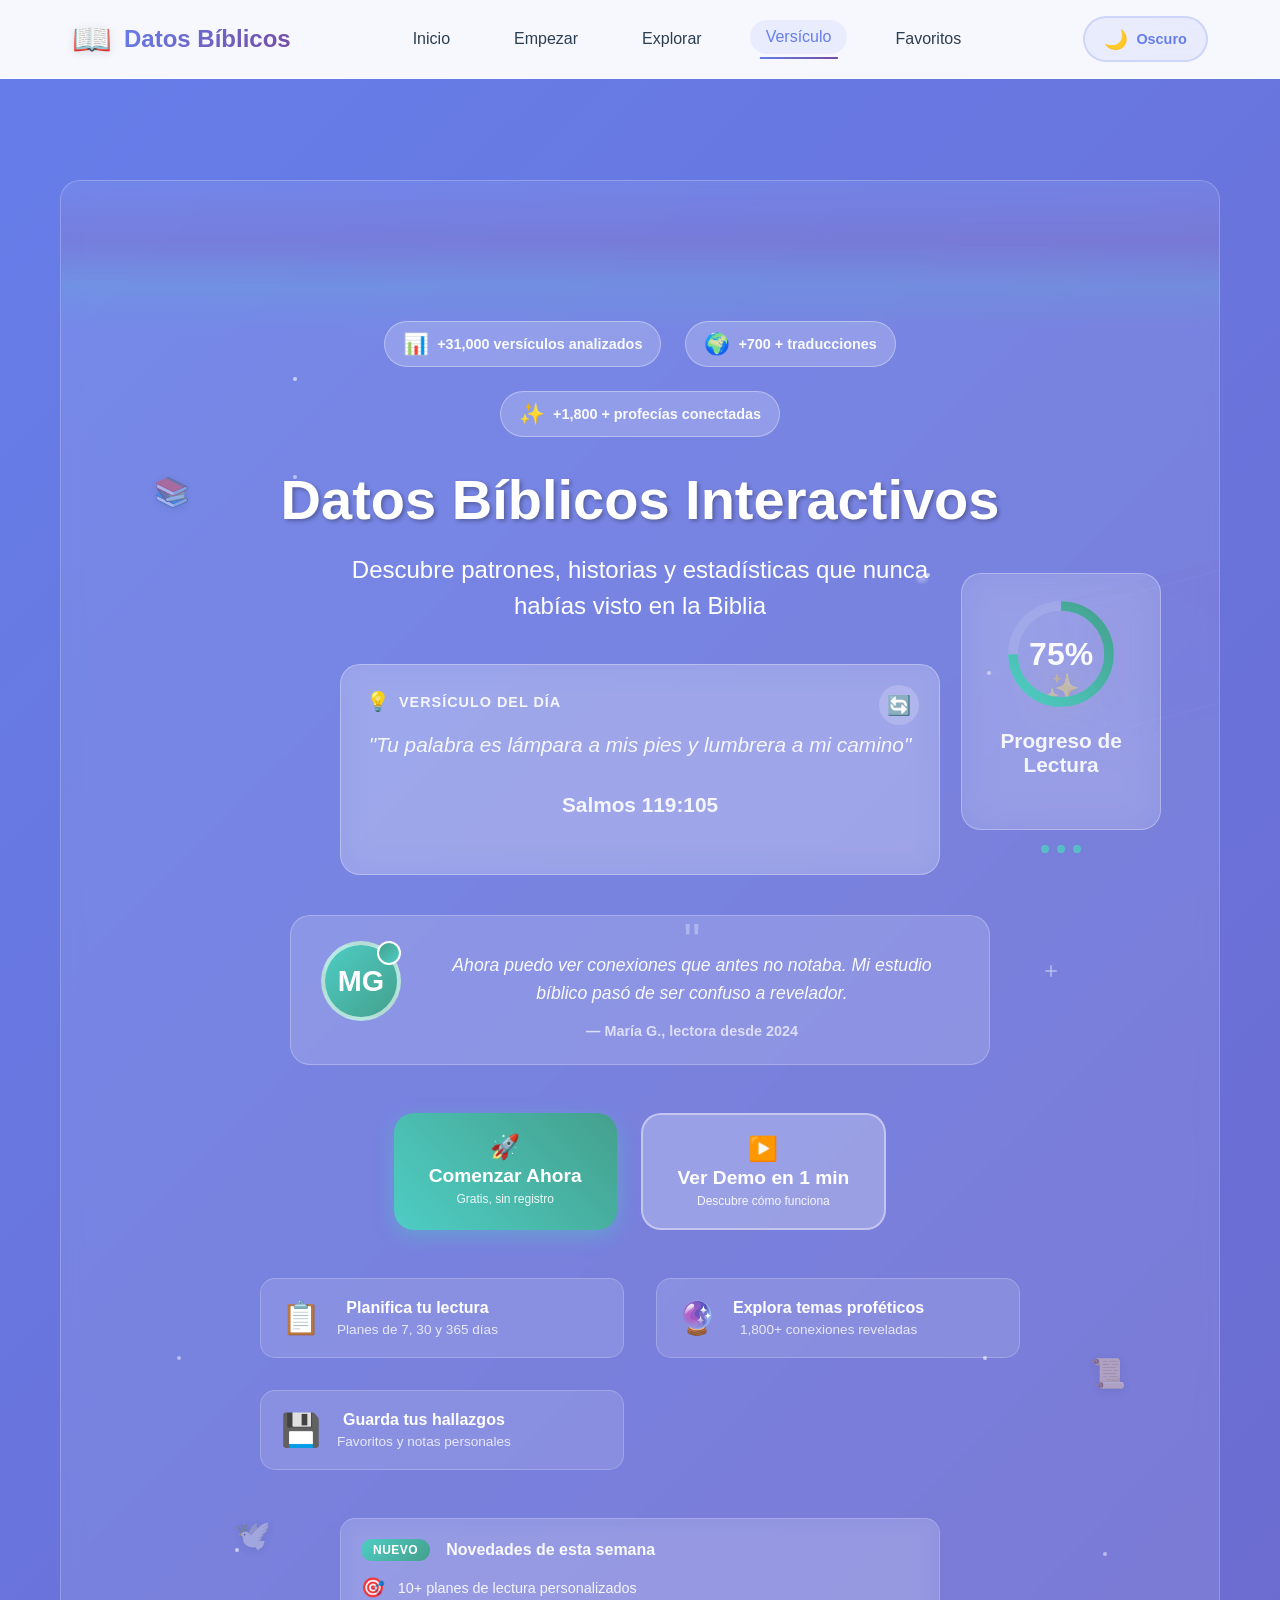
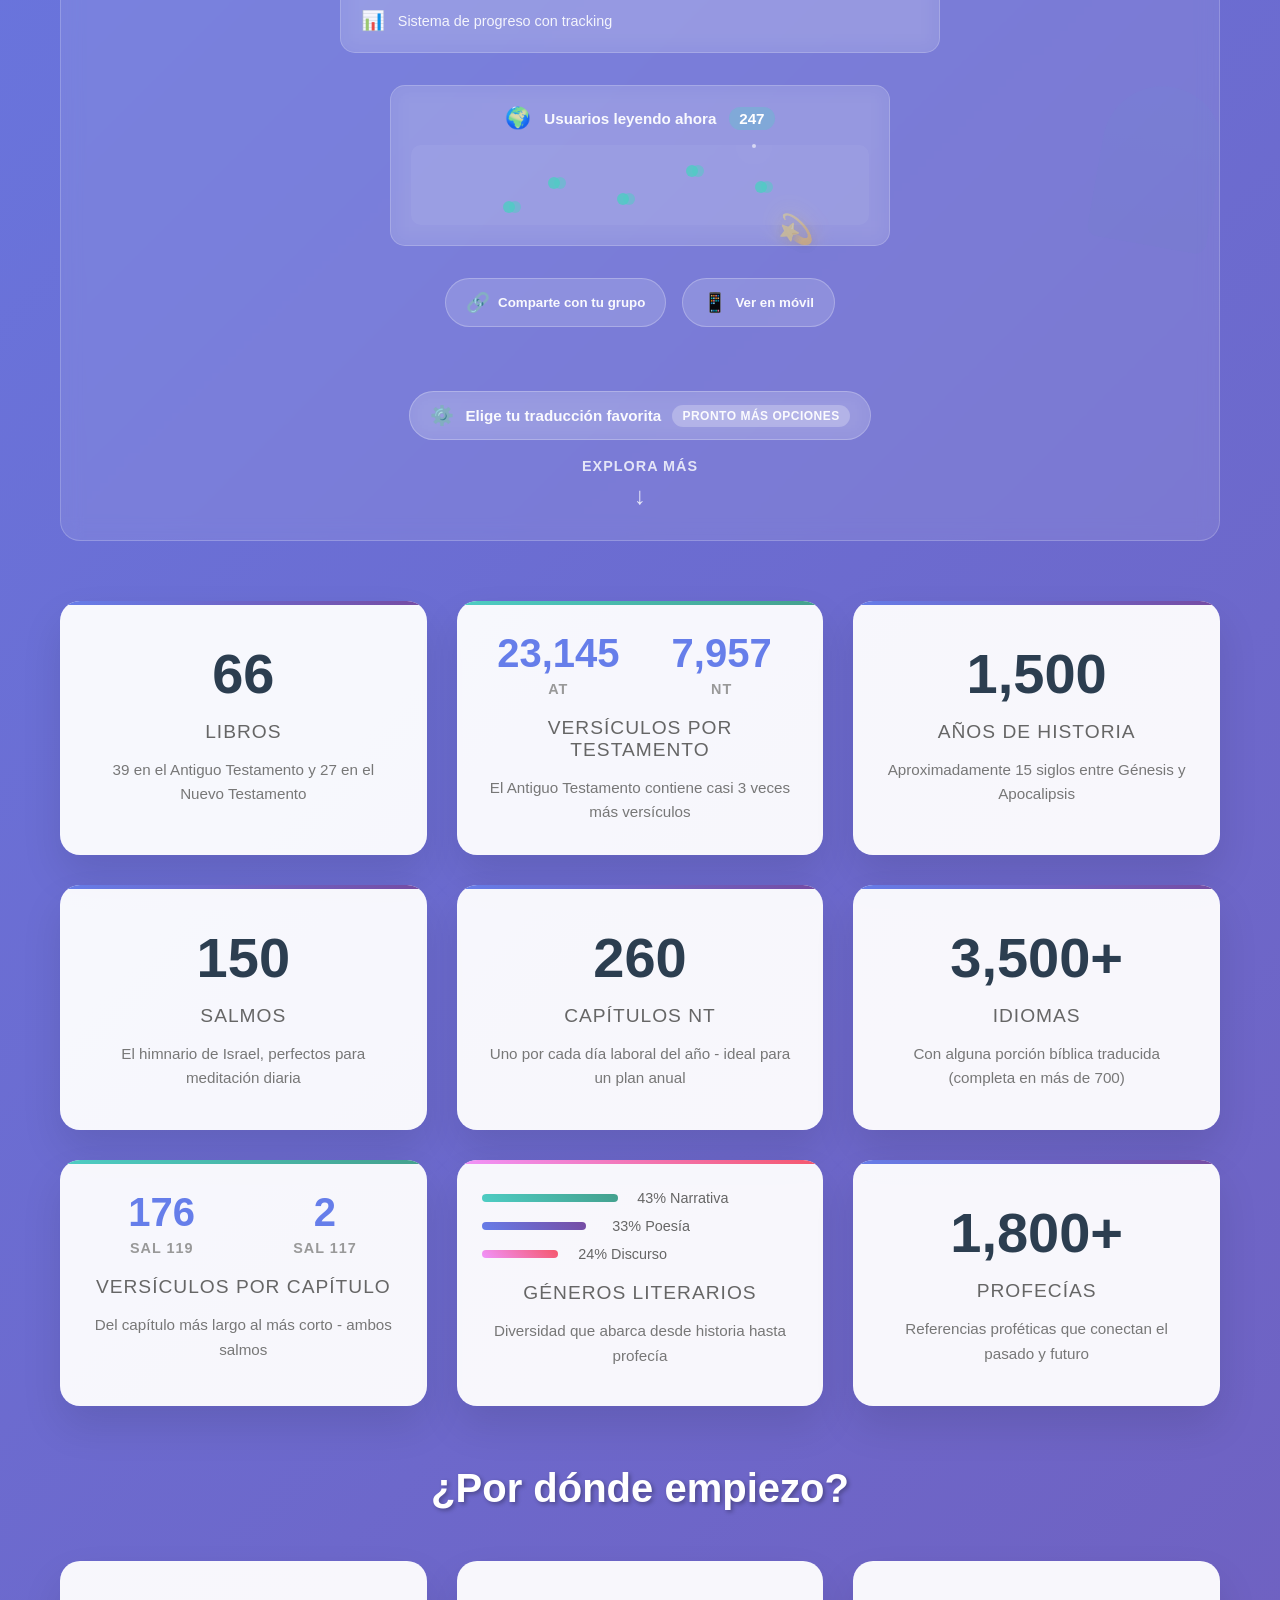
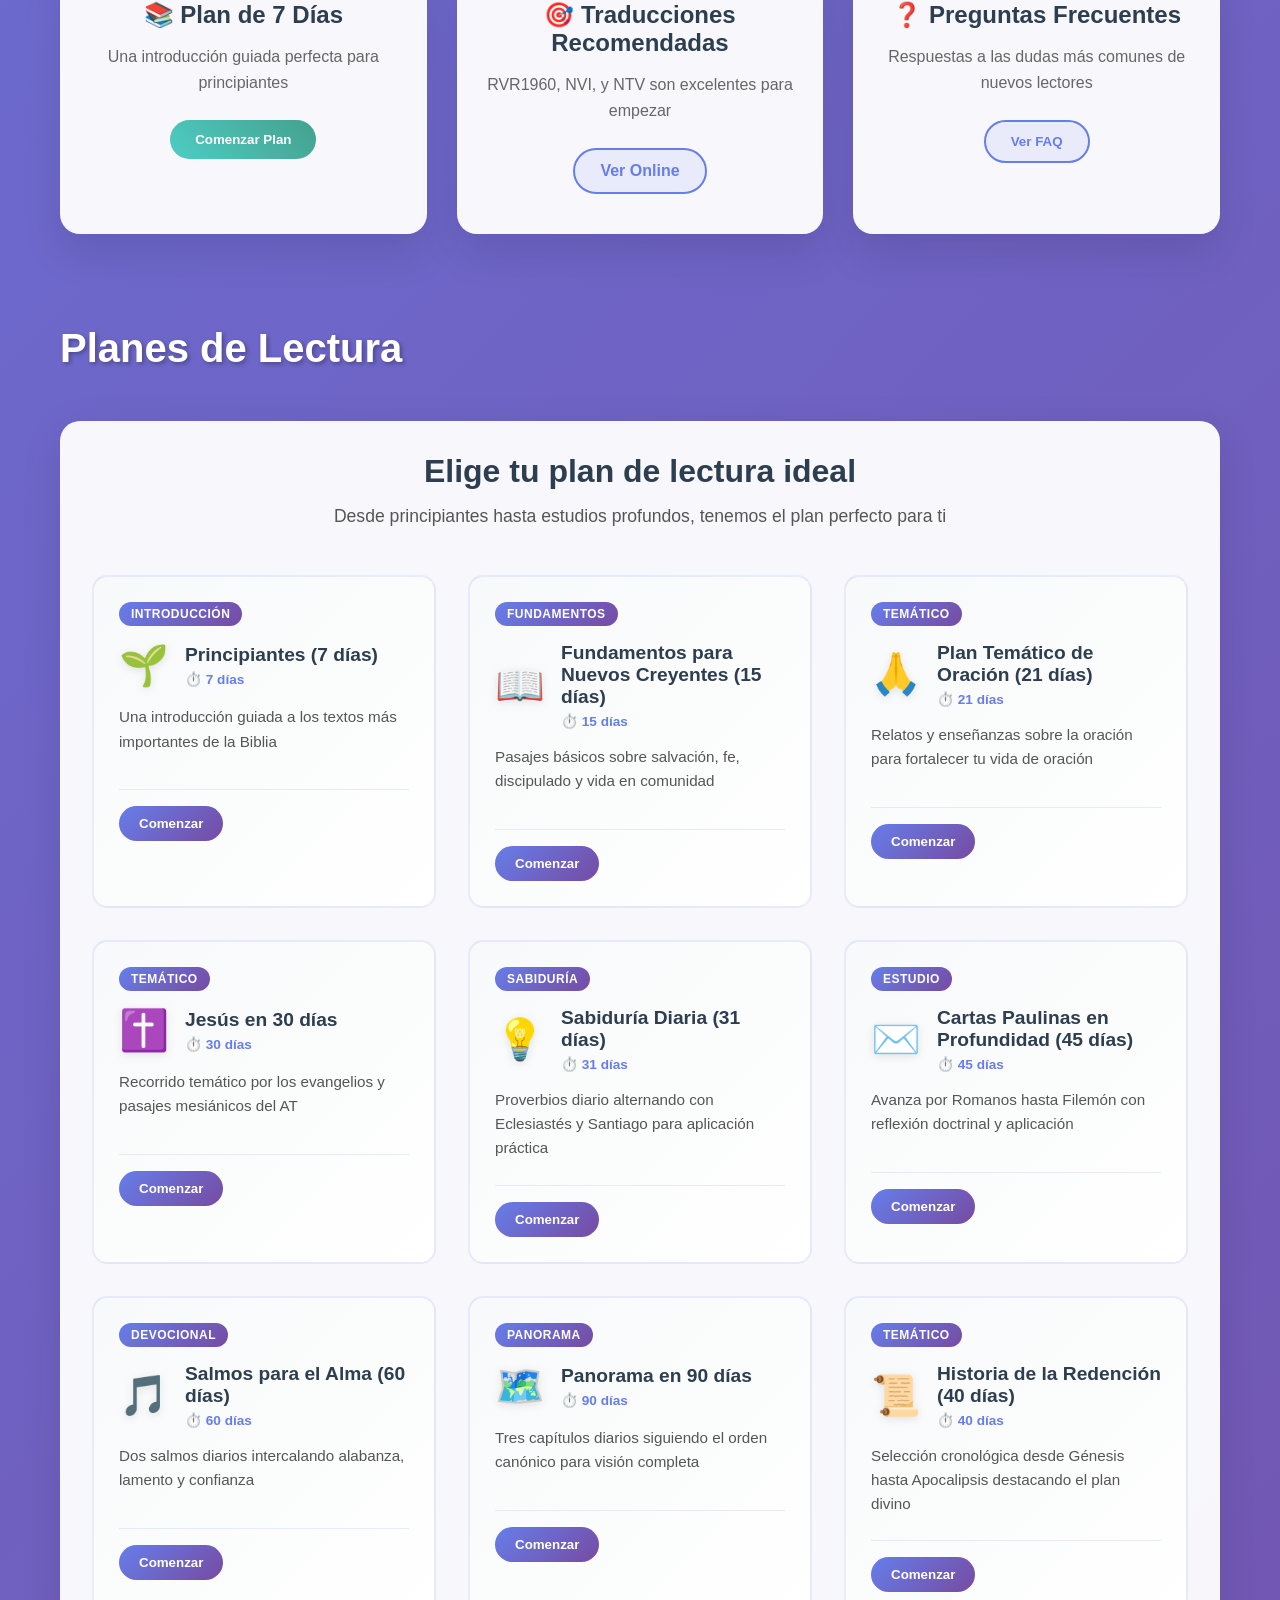
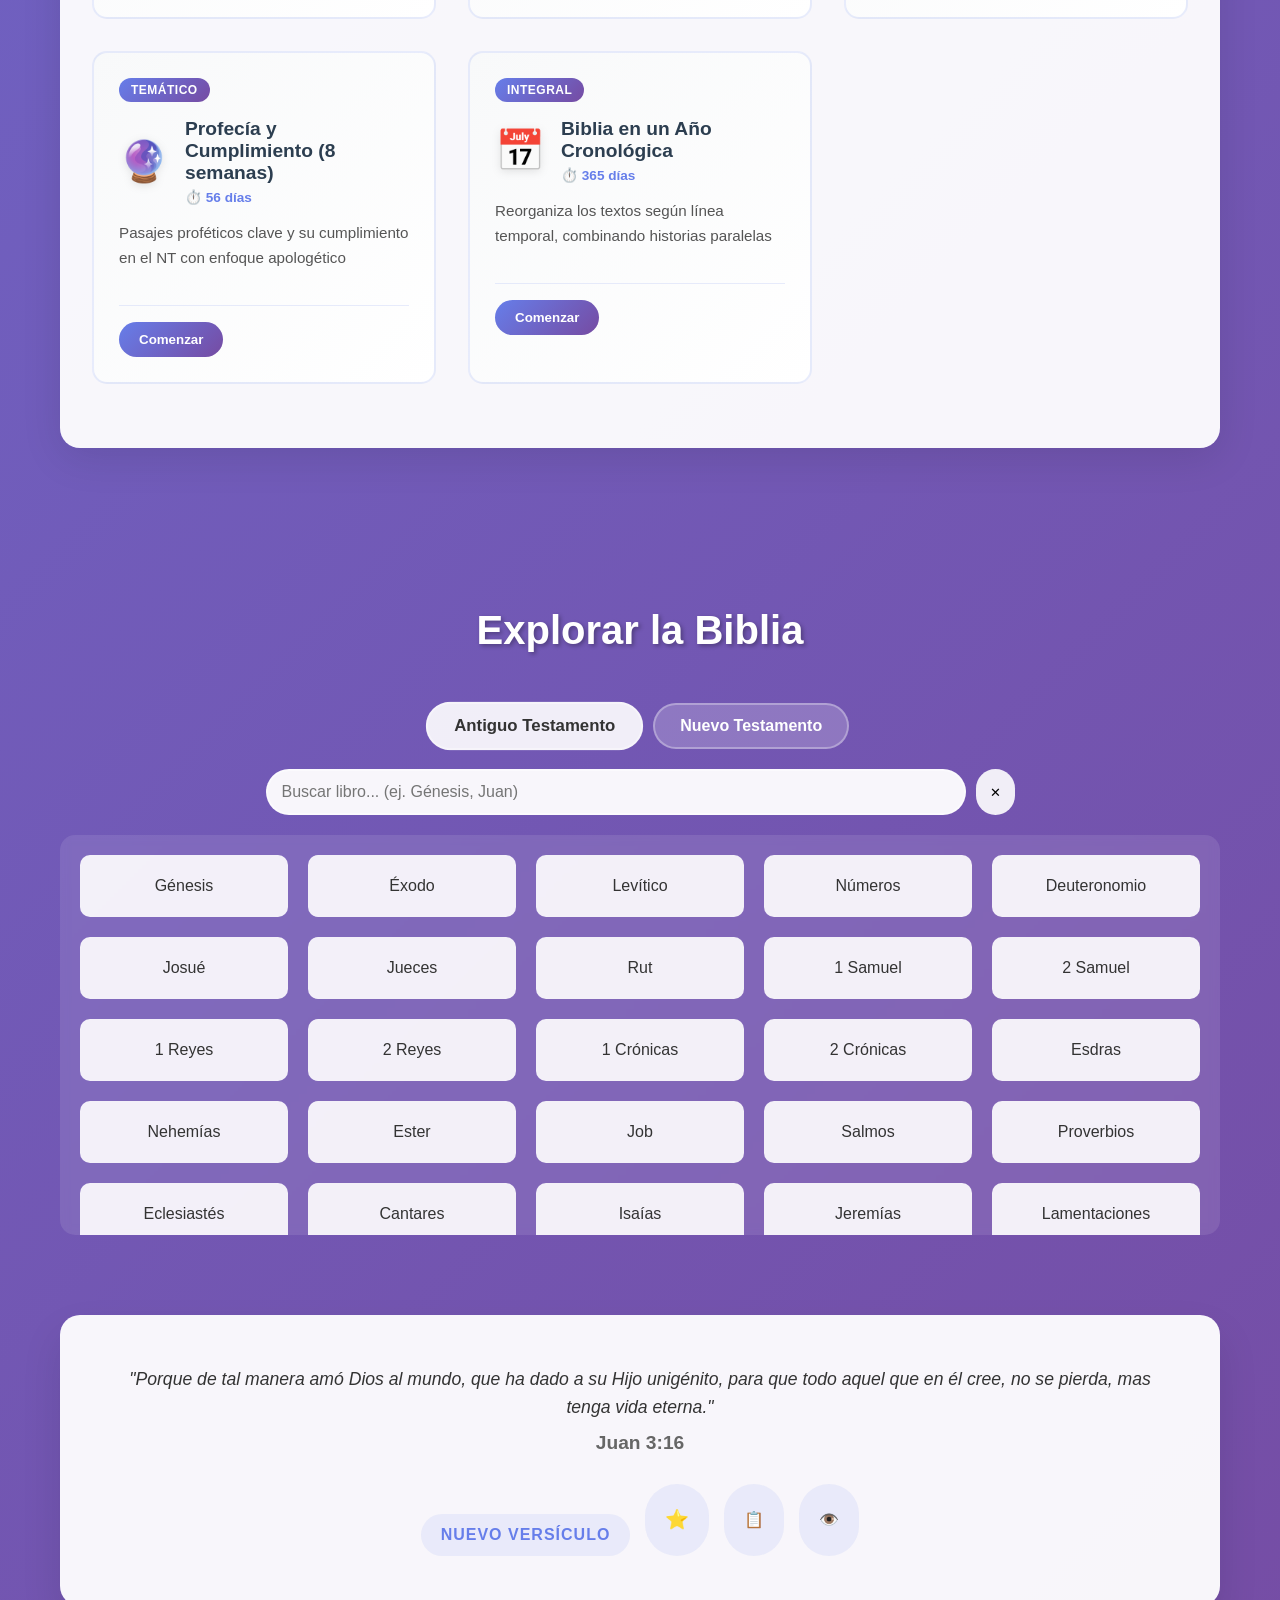
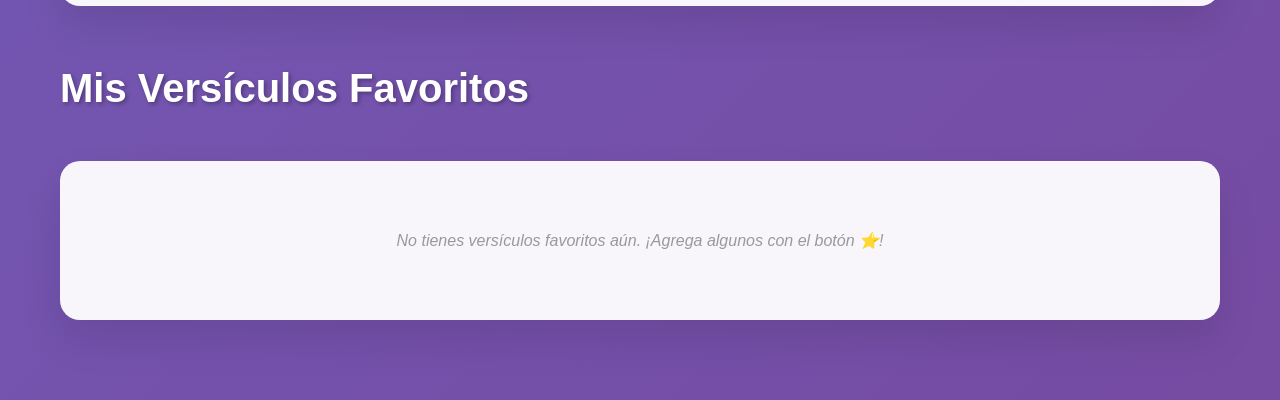
<file: index.html>
<!DOCTYPE html>
<html lang="es">
<head>
  <meta charset="UTF-8" />
  <meta name="viewport" content="width=device-width, initial-scale=1.0" />
  <title>Datos Bíblicos Interactivos</title>
    <link rel="stylesheet" href="styles.css" />
    <link rel="stylesheet" href="reading-plans-styles.css" />
    <link rel="stylesheet" href="hero-enhanced-v2.css" />

</head>
<body>
  <!-- Modern Header -->
  <header class="modern-header">
    <nav class="navbar">
      <div class="nav-container">
        <!-- Logo -->
        <div class="nav-logo">
          <span class="logo-icon">📖</span>
          <span class="logo-text">Datos Bíblicos</span>
        </div>

        <!-- Navigation Menu -->
        <div class="nav-menu" id="navMenu">
          <a href="#inicio" class="nav-link">Inicio</a>
          <a href="#empezar" class="nav-link">Empezar</a>
          <a href="#explorar" class="nav-link">Explorar</a>
          <a href="#versiculo" class="nav-link">Versículo</a>
          <a href="#favoritos" class="nav-link">Favoritos</a>
        </div>

        <!-- Theme Toggle & Mobile Menu -->
        <div class="nav-actions">
          <button id="themeToggle" class="theme-toggle-modern" aria-label="Cambiar tema" aria-live="polite">
            <span class="toggle-icon">🌙</span>
            <span class="toggle-text">Oscuro</span>
          </button>
          <button class="mobile-menu-btn" id="mobileMenuBtn" aria-label="Abrir menú">
            <span class="hamburger"></span>
            <span class="hamburger"></span>
            <span class="hamburger"></span>
          </button>
        </div>
      </div>
    </nav>
  </header>

  <div class="container">
    <!-- Hero Section Enhanced -->
    <div class="hero" id="inicio">
      <!-- Wave Banner Top -->
      <div class="hero-wave-banner"></div>

      <!-- Biblical Constellations -->
      <div class="hero-constellations">
        <div class="constellation star" style="top: 15%; left: 20%;"></div>
        <div class="constellation star" style="top: 25%; left: 80%;"></div>
        <div class="constellation star" style="top: 60%; left: 10%;"></div>
        <div class="constellation star" style="top: 70%; left: 90%;"></div>
        <div class="constellation cross" style="top: 40%; right: 15%;"></div>
        <div class="constellation dove" style="top: 20%; right: 25%;"></div>
      </div>

      <!-- Animated Particles Background -->
      <div class="particles-container">
        <div class="particle"></div>
        <div class="particle"></div>
        <div class="particle"></div>
        <div class="particle"></div>
        <div class="particle"></div>
      </div>

      <!-- Background Illustration -->
      <div class="hero-illustration">
        <div class="bible-silhouette"></div>
        <div class="scroll-pattern"></div>
      </div>

      <!-- Visual Dashboard Mockup (Right Side) -->
      <div class="hero-dashboard-mockup">
        <div class="mockup-card">
          <div class="mockup-chart">
            <svg viewBox="0 0 100 100" class="progress-ring">
              <circle cx="50" cy="50" r="40" fill="none" stroke="rgba(255,255,255,0.1)" stroke-width="8"/>
              <circle cx="50" cy="50" r="40" fill="none" stroke="url(#gradient)" stroke-width="8"
                      stroke-dasharray="251" stroke-dashoffset="63" class="progress-ring-circle"/>
              <defs>
                <linearGradient id="gradient" x1="0%" y1="0%" x2="100%" y2="100%">
                  <stop offset="0%" style="stop-color:#4ecdc4;stop-opacity:1" />
                  <stop offset="100%" style="stop-color:#44a08d;stop-opacity:1" />
                </linearGradient>
              </defs>
            </svg>
            <div class="mockup-stat">75%</div>
          </div>
          <p class="mockup-label">Progreso de Lectura</p>
        </div>
        <div class="mockup-activity">
          <div class="activity-dot"></div>
          <div class="activity-dot"></div>
          <div class="activity-dot"></div>
        </div>
      </div>

      <div class="hero-content">
        <!-- Hero Stats with Live Data -->
        <div class="hero-stats-live">
          <div class="hero-stat-badge">
            <span class="stat-icon">📊</span>
            <span class="stat-text">+31,000 versículos analizados</span>
          </div>
          <div class="hero-stat-badge">
            <span class="stat-icon">🌍</span>
            <span class="stat-text">700+ traducciones</span>
          </div>
          <div class="hero-stat-badge">
            <span class="stat-icon">✨</span>
            <span class="stat-text">1,800+ profecías conectadas</span>
          </div>
        </div>

        <h1>Datos Bíblicos Interactivos</h1>
        <p class="hero-subtitle">Descubre patrones, historias y estadísticas que nunca habías visto en la Biblia</p>

        <!-- Mini Interactive Preview: Random Daily Verse -->
        <div class="hero-preview-card">
          <div class="preview-label">
            <span class="preview-icon">💡</span>
            Versículo del día
          </div>
          <div class="preview-verse" id="heroRandomVerse">
            <p class="preview-text">"Tu palabra es lámpara a mis pies y lumbrera a mi camino"</p>
            <p class="preview-ref">Salmos 119:105</p>
          </div>
          <button class="preview-refresh" id="heroRefreshVerse" title="Ver otro versículo">🔄</button>
        </div>

        <!-- Testimonial / Impact Statement with Avatar -->
        <div class="hero-testimonial">
          <div class="testimonial-quote">
            <div class="testimonial-avatar">
              <div class="avatar-circle">MG</div>
            </div>
            <div class="testimonial-content">
              <span class="quote-icon">"</span>
              <p>Ahora puedo ver conexiones que antes no notaba. Mi estudio bíblico pasó de ser confuso a revelador.</p>
              <span class="testimonial-author">— María G., lectora desde 2024</span>
            </div>
          </div>
        </div>

        <!-- Enhanced CTA Buttons with Contrast -->
        <div class="hero-cta-enhanced">
          <a href="#empezar" class="cta-button-enhanced primary-enhanced">
            <span class="cta-icon">🚀</span>
            <span class="cta-text">Comenzar Ahora</span>
            <span class="cta-subtitle">Gratis, sin registro</span>
          </a>
          <a href="#demo" class="cta-button-enhanced secondary-enhanced" id="verDemoBtn">
            <span class="cta-icon">▶️</span>
            <span class="cta-text">Ver Demo en 1 min</span>
            <span class="cta-subtitle">Descubre cómo funciona</span>
          </a>
        </div>

        <!-- Micro Benefits with Icons -->
        <div class="hero-micro-benefits">
          <a href="#planes-lectura" class="micro-benefit-item micro-benefit-link">
            <div class="micro-icon">📋</div>
            <div class="micro-text">
              <strong>Planifica tu lectura</strong>
              <span>Planes de 7, 30 y 365 días</span>
            </div>
          </a>
          <a href="#explorar" class="micro-benefit-item micro-benefit-link">
            <div class="micro-icon">🔮</div>
            <div class="micro-text">
              <strong>Explora temas proféticos</strong>
              <span>1,800+ conexiones reveladas</span>
            </div>
          </a>
          <a href="#favoritos" class="micro-benefit-item micro-benefit-link">
            <div class="micro-icon">💾</div>
            <div class="micro-text">
              <strong>Guarda tus hallazgos</strong>
              <span>Favoritos y notas personales</span>
            </div>
          </a>
        </div>

        <!-- What's New Section -->
        <div class="hero-whats-new">
          <div class="whats-new-header">
            <span class="new-badge">Nuevo</span>
            <span class="whats-new-title">Novedades de esta semana</span>
          </div>
          <div class="whats-new-items">
            <div class="new-item">
              <span class="new-icon">🎯</span>
              <span>10+ planes de lectura personalizados</span>
            </div>
            <div class="new-item">
              <span class="new-icon">📊</span>
              <span>Sistema de progreso con tracking</span>
            </div>
          </div>
        </div>

        <!-- Live Activity Map -->
        <div class="hero-activity-map">
          <div class="activity-header">
            <span class="activity-icon">🌍</span>
            <span>Usuarios leyendo ahora</span>
            <span class="activity-count" id="activeUsers">247</span>
          </div>
          <div class="activity-dots-container">
            <div class="activity-pulse" style="left: 30%; top: 40%;"></div>
            <div class="activity-pulse" style="left: 60%; top: 25%;"></div>
            <div class="activity-pulse" style="left: 45%; top: 60%;"></div>
            <div class="activity-pulse" style="left: 75%; top: 45%;"></div>
            <div class="activity-pulse" style="left: 20%; top: 70%;"></div>
          </div>
        </div>

        <!-- Social Share Button -->
        <div class="hero-social-share">
          <button class="share-btn" id="heroShareBtn">
            <span class="share-icon">🔗</span>
            <span>Comparte con tu grupo</span>
          </button>
          <button class="mobile-btn" id="heroMobileBtn">
            <span class="mobile-icon">📱</span>
            <span>Ver en móvil</span>
          </button>
        </div>

        <!-- Personalization Hint -->
        <div class="hero-personalization-hint">
          <span class="hint-icon">⚙️</span>
          <span class="hint-text">Elige tu traducción favorita</span>
          <span class="hint-badge">Pronto más opciones</span>
        </div>
      </div>

      <!-- Enhanced Floating Elements -->
      <div class="hero-decoration">
        <div class="floating-icon advanced">📚</div>
        <div class="floating-icon advanced">✨</div>
        <div class="floating-icon advanced">🕊️</div>
        <div class="floating-icon advanced">📜</div>
        <div class="floating-icon advanced">💫</div>
      </div>

      <!-- Scroll Indicator -->
      <div class="hero-scroll-indicator">
        <span class="scroll-text">Explora más</span>
        <span class="scroll-arrow">↓</span>
      </div>
    </div>

    <!-- Enhanced Statistics Grid -->
    <div class="stats-grid">
      <!-- Libros y Estructura -->
      <div class="stat-card">
        <div class="stat-number">66</div>
        <div class="stat-label">Libros</div>
        <div class="stat-description">39 en el Antiguo Testamento y 27 en el Nuevo Testamento</div>
      </div>

      <!-- Comparativa de versículos por testamento -->
      <div class="stat-card comparative">
        <div class="stat-comparison">
          <div class="comparison-item">
            <div class="stat-number">23,145</div>
            <div class="stat-sublabel">AT</div>
          </div>
          <div class="comparison-item">
            <div class="stat-number">7,957</div>
            <div class="stat-sublabel">NT</div>
          </div>
        </div>
        <div class="stat-label">Versículos por Testamento</div>
        <div class="stat-description">El Antiguo Testamento contiene casi 3 veces más versículos</div>
      </div>

      <!-- Tiempo de composición -->
      <div class="stat-card">
        <div class="stat-number">1,500</div>
        <div class="stat-label">Años de Historia</div>
        <div class="stat-description">Aproximadamente 15 siglos entre Génesis y Apocalipsis</div>
      </div>

      <!-- Salmos -->
      <div class="stat-card">
        <div class="stat-number">150</div>
        <div class="stat-label">Salmos</div>
        <div class="stat-description">El himnario de Israel, perfectos para meditación diaria</div>
      </div>

      <!-- Capítulos del NT -->
      <div class="stat-card">
        <div class="stat-number">260</div>
        <div class="stat-label">Capítulos NT</div>
        <div class="stat-description">Uno por cada día laboral del año - ideal para un plan anual</div>
      </div>

      <!-- Traducciones globales -->
      <div class="stat-card">
        <div class="stat-number">3,500+</div>
        <div class="stat-label">Idiomas</div>
        <div class="stat-description">Con alguna porción bíblica traducida (completa en más de 700)</div>
      </div>

      <!-- Capítulos extremos -->
      <div class="stat-card comparative">
        <div class="stat-comparison">
          <div class="comparison-item">
            <div class="stat-number">176</div>
            <div class="stat-sublabel">Sal 119</div>
          </div>
          <div class="comparison-item">
            <div class="stat-number">2</div>
            <div class="stat-sublabel">Sal 117</div>
          </div>
        </div>
        <div class="stat-label">Versículos por Capítulo</div>
        <div class="stat-description">Del capítulo más largo al más corto - ambos salmos</div>
      </div>

      <!-- Géneros literarios -->
      <div class="stat-card genres">
        <div class="genre-chart">
          <div class="genre-item">
            <div class="genre-bar narrative" style="width: 43%"></div>
            <span>43% Narrativa</span>
          </div>
          <div class="genre-item">
            <div class="genre-bar poetry" style="width: 33%"></div>
            <span>33% Poesía</span>
          </div>
          <div class="genre-item">
            <div class="genre-bar discourse" style="width: 24%"></div>
            <span>24% Discurso</span>
          </div>
        </div>
        <div class="stat-label">Géneros Literarios</div>
        <div class="stat-description">Diversidad que abarca desde historia hasta profecía</div>
      </div>

      <!-- Profecías -->
      <div class="stat-card">
        <div class="stat-number">1,800+</div>
        <div class="stat-label">Profecías</div>
        <div class="stat-description">Referencias proféticas que conectan el pasado y futuro</div>
      </div>
    </div>

    <!-- Getting Started Section -->
    <div class="getting-started-section" id="empezar">
      <h2 class="section-title">¿Por dónde empiezo?</h2>
      <div class="getting-started-content">
        <div class="intro-cards">
          <div class="intro-card">
            <h3>📚 Plan de 7 Días</h3>
            <p>Una introducción guiada perfecta para principiantes</p>
            <button class="btn-primary" id="startReadingPlan">Comenzar Plan</button>
          </div>
          <div class="intro-card">
            <h3>🎯 Traducciones Recomendadas</h3>
            <p>RVR1960, NVI, y NTV son excelentes para empezar</p>
            <a href="https://www.biblegateway.com/" target="_blank" class="btn-secondary">Ver Online</a>
          </div>
          <div class="intro-card">
            <h3>❓ Preguntas Frecuentes</h3>
            <p>Respuestas a las dudas más comunes de nuevos lectores</p>
            <button class="btn-secondary" id="showFAQ">Ver FAQ</button>
          </div>
        </div>
      </div>
    </div>

    <!-- Reading Plans Showcase Section - NEW SECTION -->
    <div class="reading-plans-section" id="planes-lectura">
      <h2 class="section-title">Planes de Lectura</h2>
      <div class="reading-plans-showcase">
        <h3 class="showcase-subtitle">Elige tu plan de lectura ideal</h3>
        <p class="showcase-description">Desde principiantes hasta estudios profundos, tenemos el plan perfecto para ti</p>

        <div class="plans-grid" id="plansGrid">
          <!-- Plans will be loaded dynamically -->
        </div>
      </div>
    </div>

    <!-- Reading Plan Modal -->
    <div class="modal" id="readingPlanModal">
      <div class="modal-content reading-plan-modal-content">
        <div class="modal-header">
          <div class="plan-header-info">
            <span class="plan-icon-large" id="planIconLarge">📖</span>
            <div class="plan-title-group">
              <h3 id="planModalTitle">Plan de Lectura</h3>
              <p class="plan-modal-meta" id="planModalMeta"></p>
            </div>
          </div>
          <button class="modal-close" id="closeReadingPlan">&times;</button>
        </div>
        <div class="modal-body reading-plan-modal-body" id="readingPlanContent">
          <!-- Content will be loaded dynamically -->
        </div>
        <div class="modal-footer reading-plan-footer">
          <div class="plan-progress-info" id="planProgressInfo">
            <!-- Progress will be shown here -->
          </div>
        </div>
      </div>
    </div>


    <!-- Navigation Tabs -->
    <div class="books-section" id="explorar">
      <h2 class="section-title">Explorar la Biblia</h2>

      <!-- Books Section -->
      <div class="content-section" id="booksSection">
        <div class="testament-tabs">
          <button class="testament-btn active" data-testament="antiguo">Antiguo Testamento</button>
          <button class="testament-btn" data-testament="nuevo">Nuevo Testamento</button>
        </div>
        <div class="book-search" role="search">
          <input type="search" id="bookSearch" placeholder="Buscar libro... (ej. Génesis, Juan)" aria-label="Buscar libro" />
          <button id="clearSearch" title="Limpiar búsqueda" aria-label="Limpiar búsqueda">✕</button>
        </div>
        <div class="books-grid" id="booksGrid"></div>

      </div>

      <!-- Genesis Chapters Section -->
      <div class="content-section hidden" id="genesisSection">
        <div class="chapters-container">
          <div class="chapter-selector" id="chapterSelector">
            <!-- Botones generados dinámicamente por JavaScript -->
          </div>
          <div class="chapter-content" id="chapterContent"></div>
        </div>
      </div>
    </div>

    <!-- Random Verse Display -->
    <div class="verse-display" id="versiculo">
      <div class="verse-text" id="verseText">"Porque de tal manera amó Dios al mundo, que ha dado a su Hijo unigénito, para que todo aquel que en él cree, no se pierda, mas tenga vida eterna."</div>
      <div class="verse-reference" id="verseReference">Juan 3:16</div>
      <div class="verse-actions">
        <button class="new-verse-btn" id="newVerseBtn">Nuevo Versículo</button>
        <button class="favorite-btn" id="favoriteBtn" title="Añadir a favoritos">⭐</button>
        <button class="copy-btn" id="copyVerseBtn" title="Copiar versículo">📋</button>
        <button class="reading-mode-btn" id="readingModeBtn" title="Modo lectura">👁️</button>
      </div>
      <div class="copy-feedback" id="copyFeedback">¡Copiado al portapapeles!</div>
    </div>

    <!-- Favorites Section -->
    <div class="favorites-section" id="favoritos">
      <h2 class="section-title">Mis Versículos Favoritos</h2>
      <div class="favorites-list" id="favoritesList">
        <p class="empty-favorites">No tienes versículos favoritos aún. ¡Agrega algunos con el botón ⭐!</p>
      </div>
    </div>
  </div>

  <!-- Chapter Modal -->
  <div class="chapter-modal" id="chapterModal">
    <div class="modal-content">
      <div class="chapter-modal-header">
        <h2 class="chapter-modal-title">Génesis 1</h2>
        <p class="chapter-modal-subtitle">La Creación</p>

        <!-- Selector de capítulos -->
        <div class="chapter-navigation">
          <button class="nav-btn prev-btn" id="prevChapterBtn" title="Capítulo anterior">‹</button>
          <select class="chapter-selector-dropdown" id="chapterSelectorDropdown">
            <!-- Opciones generadas dinámicamente -->
          </select>
          <button class="nav-btn next-btn" id="nextChapterBtn" title="Capítulo siguiente">›</button>
        </div>

        <button class="chapter-close" aria-label="Cerrar modal">×</button>
      </div>

      <div class="chapter-tabs">
        <button class="chapter-tab active" data-tab="resumen">Resumen</button>
        <button class="chapter-tab" data-tab="timeline">Línea de Tiempo</button>
        <button class="chapter-tab" data-tab="datos">Datos Curiosos</button>
        <button class="chapter-tab" data-tab="reflexion">Reflexión</button>
        <button class="chapter-tab" data-tab="trivia">Trivia</button>
        <button class="chapter-tab" data-tab="comparacion">Comparación</button>
      </div>

      <div class="chapter-tab-content active" id="resumenContent">
        <!-- Contenido del resumen se genera dinámicamente -->
      </div>

      <div class="chapter-tab-content" id="timelineContent">
        <!-- Contenido de la línea de tiempo se genera dinámicamente -->
      </div>

      <div class="chapter-tab-content" id="datosContent">
        <!-- Contenido de datos curiosos se genera dinámicamente -->
      </div>

      <div class="chapter-tab-content" id="reflexionContent">
        <!-- Contenido de reflexión se genera dinámicamente -->
      </div>

      <div class="chapter-tab-content" id="triviaContent">
        <!-- Contenido de trivia se genera dinámicamente -->
      </div>

      <div class="chapter-tab-content" id="comparacionContent">
        <!-- Contenido de comparación se genera dinámicamente -->
      </div>
    </div>
  </div>

    <script src="app.js" defer></script>
    <script src="reading-plans.js" defer></script>
    <script src="hero-enhanced-v2.js" defer></script>

</body>
</html>
</file>
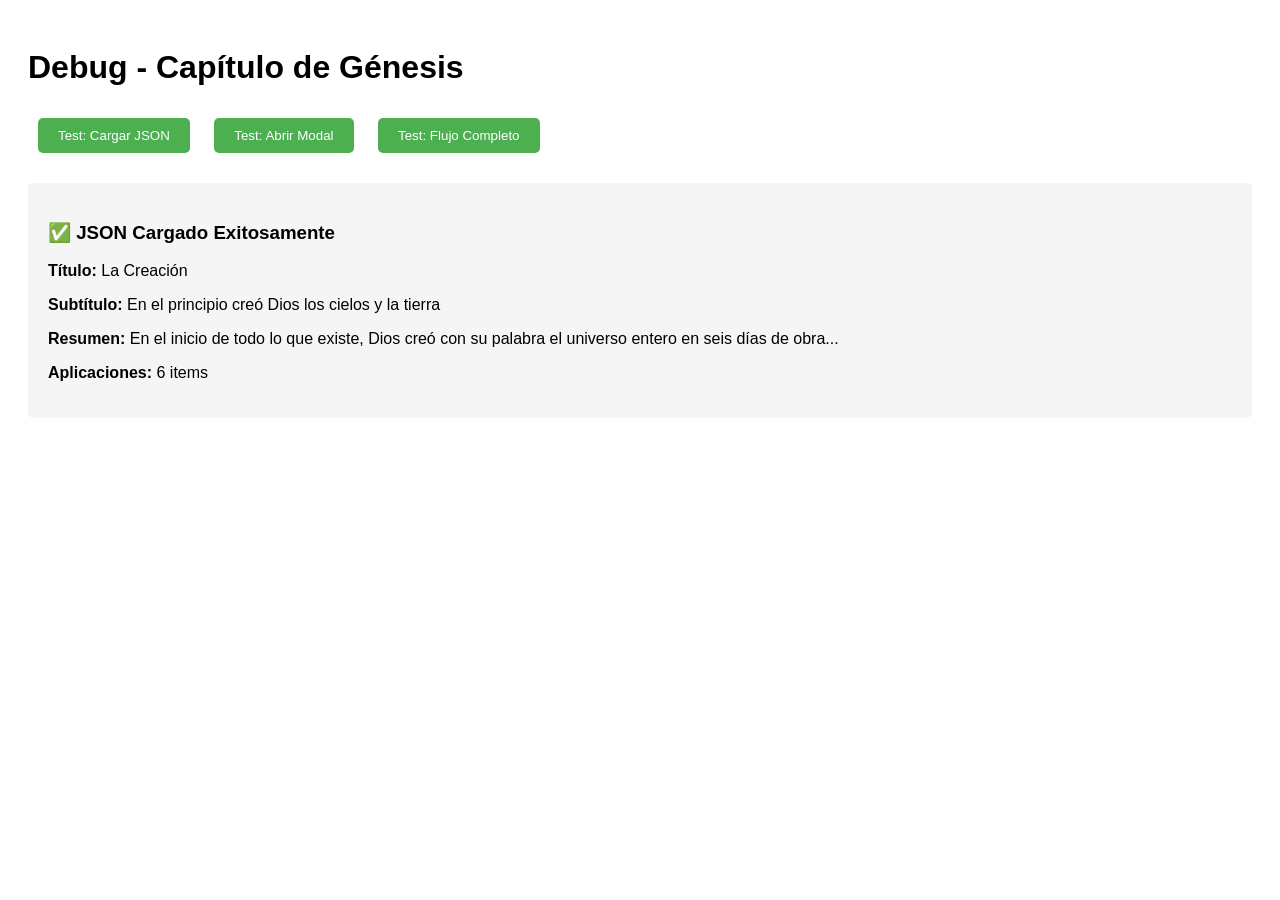
<file: debug.html>
<!DOCTYPE html>
<html lang="es">
<head>
    <meta charset="UTF-8">
    <meta name="viewport" content="width=device-width, initial-scale=1.0">
    <title>Debug - Génesis</title>
    <style>
        body { font-family: Arial, sans-serif; padding: 20px; }
        .debug-btn { background: #4CAF50; color: white; padding: 10px 20px; border: none; border-radius: 5px; cursor: pointer; margin: 10px; }
        .debug-btn:hover { background: #45a049; }
        .result { margin: 20px 0; padding: 20px; background: #f5f5f5; border-radius: 5px; }
        .modal { position: fixed; top: 0; left: 0; width: 100%; height: 100%; background: rgba(0,0,0,0.5); display: none; align-items: center; justify-content: center; }
        .modal.active { display: flex; }
        .modal-content { background: white; padding: 20px; border-radius: 10px; max-width: 800px; max-height: 80vh; overflow-y: auto; }
        .close-btn { float: right; font-size: 20px; cursor: pointer; }
    </style>
</head>
<body>
    <h1>Debug - Capítulo de Génesis</h1>

    <button class="debug-btn" onclick="testJSONLoad()">Test: Cargar JSON</button>
    <button class="debug-btn" onclick="testModalOpen()">Test: Abrir Modal</button>
    <button class="debug-btn" onclick="testFullFlow()">Test: Flujo Completo</button>

    <div id="result" class="result"></div>

    <!-- Modal -->
    <div class="modal" id="testModal">
        <div class="modal-content">
            <span class="close-btn" onclick="closeModal()">&times;</span>
            <h2 id="modalTitle">Título del Capítulo</h2>
            <p id="modalSubtitle">Subtítulo</p>
            <div id="modalContent">Contenido aquí...</div>
        </div>
    </div>

    <script>
        async function testJSONLoad() {
            const result = document.getElementById('result');
            result.innerHTML = '<p>Cargando JSON...</p>';

            try {
                const response = await fetch('./data/chapters/genesis-1.json');
                console.log('Response status:', response.status);

                if (!response.ok) {
                    throw new Error(`Error: ${response.status}`);
                }

                const data = await response.json();
                console.log('Data loaded:', data);

                result.innerHTML = `
                    <h3>✅ JSON Cargado Exitosamente</h3>
                    <p><strong>Título:</strong> ${data.document.title}</p>
                    <p><strong>Subtítulo:</strong> ${data.document.subtitle}</p>
                    <p><strong>Resumen:</strong> ${data.document.summary.substring(0, 100)}...</p>
                    <p><strong>Aplicaciones:</strong> ${data.document.practicalApplication.length} items</p>
                `;

                window.testData = data; // Guardar para otros tests

            } catch (error) {
                console.error('Error:', error);
                result.innerHTML = `<h3>❌ Error al cargar JSON</h3><p>${error.message}</p>`;
            }
        }

        function testModalOpen() {
            const modal = document.getElementById('testModal');
            modal.classList.add('active');

            if (window.testData) {
                document.getElementById('modalTitle').textContent = `${window.testData.document.book} ${window.testData.document.chapter}`;
                document.getElementById('modalSubtitle').textContent = window.testData.document.subtitle;
                document.getElementById('modalContent').innerHTML = `
                    <h4>📖 Resumen</h4>
                    <p>${window.testData.document.summary}</p>

                    <h4>💡 Enseñanza Principal</h4>
                    <p>${window.testData.document.mainTeaching}</p>

                    <h4>🎯 Aplicación Práctica</h4>
                    <ul>
                        ${window.testData.document.practicalApplication.map(app => `<li>${app}</li>`).join('')}
                    </ul>
                `;
            }
        }

        function closeModal() {
            document.getElementById('testModal').classList.remove('active');
        }

        async function testFullFlow() {
            await testJSONLoad();
            setTimeout(() => {
                testModalOpen();
            }, 1000);
        }

        // Auto-test al cargar la página
        window.addEventListener('load', () => {
            testJSONLoad();
        });
    </script>
</body>
</html>
</file>
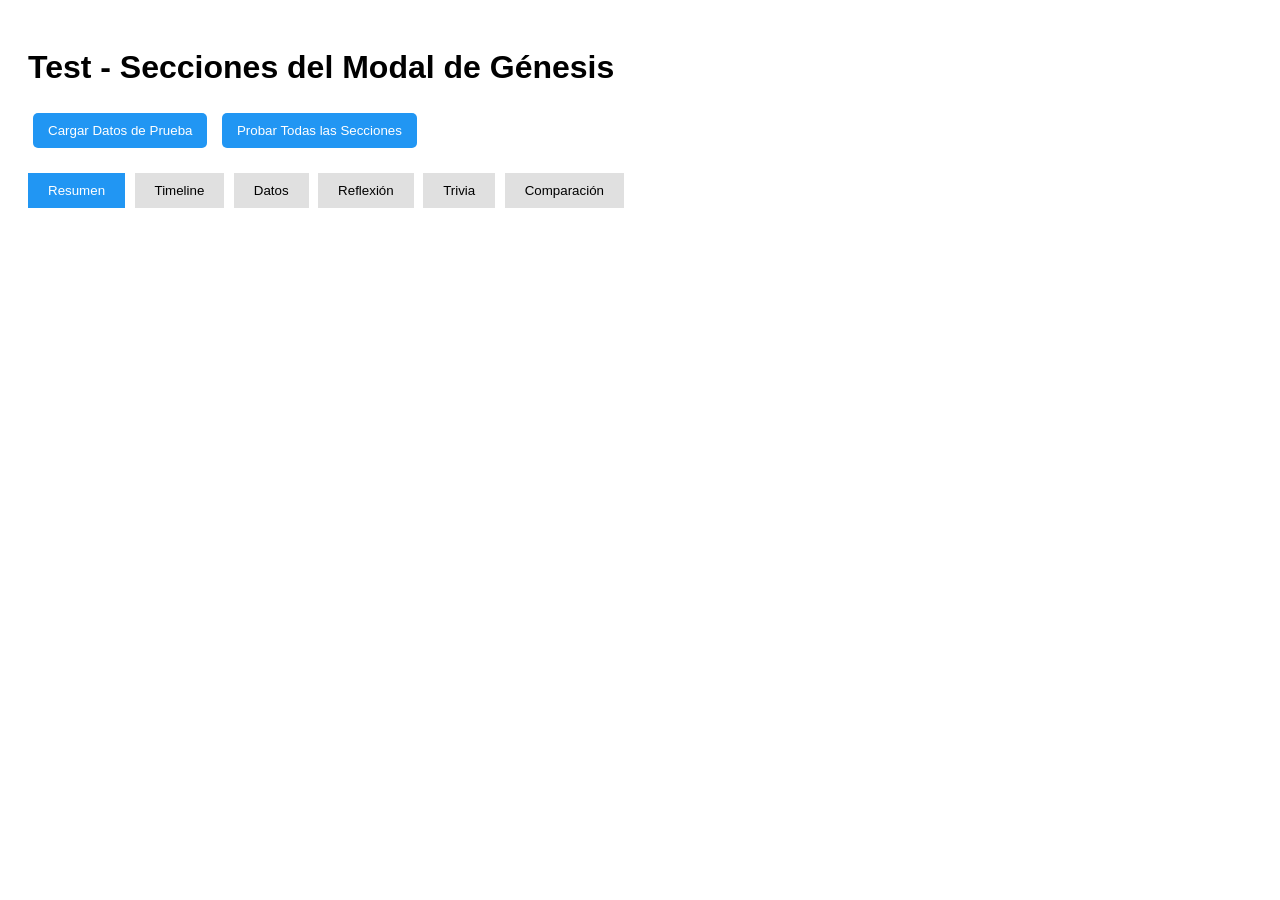
<file: test-sections.html>
<!DOCTYPE html>
<html lang="es">
<head>
    <meta charset="UTF-8">
    <meta name="viewport" content="width=device-width, initial-scale=1.0">
    <title>Test - Secciones del Modal</title>
    <style>
        body { font-family: Arial, sans-serif; padding: 20px; }
        .test-btn { background: #2196F3; color: white; padding: 10px 15px; border: none; border-radius: 5px; cursor: pointer; margin: 5px; }
        .test-btn:hover { background: #1976D2; }
        .result { margin: 20px 0; padding: 15px; background: #f5f5f5; border-radius: 5px; min-height: 200px; }
        .tab-content { display: none; }
        .tab-content.active { display: block; }
        .tabs { margin: 20px 0; }
        .tab { background: #e0e0e0; border: none; padding: 10px 20px; cursor: pointer; margin-right: 5px; }
        .tab.active { background: #2196F3; color: white; }
    </style>
</head>
<body>
    <h1>Test - Secciones del Modal de Génesis</h1>

    <button class="test-btn" onclick="loadTestData()">Cargar Datos de Prueba</button>
    <button class="test-btn" onclick="testAllSections()">Probar Todas las Secciones</button>

    <div class="tabs">
        <button class="tab active" onclick="showTab('resumen')">Resumen</button>
        <button class="tab" onclick="showTab('timeline')">Timeline</button>
        <button class="tab" onclick="showTab('datos')">Datos</button>
        <button class="tab" onclick="showTab('reflexion')">Reflexión</button>
        <button class="tab" onclick="showTab('trivia')">Trivia</button>
        <button class="tab" onclick="showTab('comparacion')">Comparación</button>
    </div>

    <div id="resumenContent" class="tab-content active"></div>
    <div id="timelineContent" class="tab-content"></div>
    <div id="datosContent" class="tab-content"></div>
    <div id="reflexionContent" class="tab-content"></div>
    <div id="triviaContent" class="tab-content"></div>
    <div id="comparacionContent" class="tab-content"></div>

    <script>
        let currentChapterData = null;
        let currentTab = 'resumen';
        let currentDay = 1;
        let currentTrivia = 0;
        let triviaAnswers = [];

        async function loadTestData() {
            try {
                const response = await fetch('./data/chapters/genesis-1.json');
                currentChapterData = await response.json();
                console.log('Test data loaded:', currentChapterData);
                document.querySelector('.result')?.remove();

                const result = document.createElement('div');
                result.className = 'result';
                result.innerHTML = `<p>✅ Datos cargados: ${currentChapterData.document.title}</p>`;
                document.body.appendChild(result);

                updateAllSections();
            } catch (error) {
                console.error('Error:', error);
                const result = document.createElement('div');
                result.className = 'result';
                result.innerHTML = `<p>❌ Error: ${error.message}</p>`;
                document.body.appendChild(result);
            }
        }

        function showTab(tabName) {
            // Update tabs
            document.querySelectorAll('.tab').forEach(tab => tab.classList.remove('active'));
            document.querySelector(`[onclick="showTab('${tabName}')"]`).classList.add('active');

            // Update content
            document.querySelectorAll('.tab-content').forEach(content => content.classList.remove('active'));
            document.getElementById(tabName + 'Content').classList.add('active');

            currentTab = tabName;
        }

        function updateAllSections() {
            if (!currentChapterData) return;

            updateResumenContent();
            updateTimelineContent();
            updateDatosContent();
            updateReflexionContent();
            updateTriviaContent();
            updateComparacionContent();
        }

        function testAllSections() {
            if (!currentChapterData) {
                alert('Primero carga los datos de prueba');
                return;
            }

            const sections = ['resumen', 'timeline', 'datos', 'reflexion', 'trivia', 'comparacion'];
            let index = 0;

            function nextSection() {
                if (index < sections.length) {
                    showTab(sections[index]);
                    index++;
                    setTimeout(nextSection, 2000);
                }
            }

            nextSection();
        }

        // Copiar las funciones principales del app.js
        function updateResumenContent() {
            const container = document.getElementById('resumenContent');
            if (!container) return;

            const html = \`
                <div class="resumen-summary">
                    <h3>📖 Resumen</h3>
                    <p>\${currentChapterData.document?.summary || currentChapterData.summary || 'Resumen no disponible'}</p>
                </div>

                <div class="resumen-timeline">
                    <h4>⏰ Contexto Temporal</h4>
                    <div class="timeline-info">
                        <div class="timeline-item">
                            <strong>Período:</strong> \${currentChapterData.document?.timeline?.period || currentChapterData.timeline?.period || 'No disponible'}
                        </div>
                    </div>
                </div>

                <div class="resumen-teaching">
                    <h4>💡 Enseñanza Principal</h4>
                    <p>\${currentChapterData.document?.mainTeaching || currentChapterData.mainTeaching || 'Enseñanza no disponible'}</p>
                </div>

                <div class="resumen-application">
                    <h4>🎯 Aplicación Práctica</h4>
                    <ul>
                        \${(currentChapterData.document?.practicalApplication || currentChapterData.practicalApplication || []).map(app => \`<li>\${app}</li>\`).join('')}
                    </ul>
                </div>
            \`;

            container.innerHTML = html;
        }

        function updateTimelineContent() {
            const container = document.getElementById('timelineContent');
            const days = currentChapterData.document?.days || currentChapterData.days;
            if (!container || !days) {
                container.innerHTML = '<p>⚠️ No hay datos de timeline disponibles</p>';
                return;
            }

            const html = \`
                <div class="timeline-container">
                    <h3>📅 Línea de Tiempo de la Creación</h3>
                    <div class="timeline-days">
                        \${days.map((day, index) => \`
                            <div class="day-card">
                                <div class="day-header">
                                    <div class="day-icon">\${day.icon}</div>
                                    <div class="day-info">
                                        <h4>\${day.title}</h4>
                                        <div class="day-number">Día \${day.day}</div>
                                    </div>
                                </div>
                                <div class="day-description">\${day.description}</div>
                                <div class="day-verse">\${day.verse} - \${day.reference}</div>
                            </div>
                        \`).join('')}
                    </div>
                </div>
            \`;

            container.innerHTML = html;
        }

        function updateDatosContent() {
            const container = document.getElementById('datosContent');
            const facts = currentChapterData.document?.interestingFacts || currentChapterData.interestingFacts;
            if (!container || !facts) {
                container.innerHTML = '<p>⚠️ No hay datos curiosos disponibles</p>';
                return;
            }

            const html = \`
                <div class="facts-grid">
                    <h3>🔍 Datos Curiosos</h3>
                    \${facts.map(fact => \`
                        <div class="fact-card">
                            <div class="fact-title">\${fact.title}</div>
                            <div class="fact-summary">\${fact.summary}</div>
                            <div class="fact-explanation">\${fact.explanation}</div>
                            <div class="fact-verse">"\${fact.verse}" - \${fact.reference}</div>
                        </div>
                    \`).join('')}
                </div>
            \`;

            container.innerHTML = html;
        }

        function updateReflexionContent() {
            const container = document.getElementById('reflexionContent');
            const questions = currentChapterData.document?.reflectionQuestions || currentChapterData.reflectionQuestions;
            if (!container || !questions) {
                container.innerHTML = '<p>⚠️ No hay preguntas de reflexión disponibles</p>';
                return;
            }

            const html = \`
                <div class="questions-grid">
                    <h3>🤔 Preguntas de Reflexión</h3>
                    \${questions.map((question, index) => \`
                        <div class="question-card">
                            <div class="question-category">[\${question.category}]</div>
                            <div class="question-text">\${question.question}</div>
                            <div class="question-hints">
                                \${question.hints.map(hint => \`<span class="hint-tag">\${hint}</span>\`).join(', ')}
                            </div>
                            <textarea placeholder="Escribe tu reflexión aquí..."></textarea>
                        </div>
                    \`).join('')}
                </div>
            \`;

            container.innerHTML = html;
        }

        function updateTriviaContent() {
            const container = document.getElementById('triviaContent');

            console.log('=== Trivia Test Debug ===');
            console.log('currentChapterData.document?.trivia:', currentChapterData.document?.trivia);
            console.log('currentChapterData.document?.trivia?.items:', currentChapterData.document?.trivia?.items);

            const trivia = currentChapterData.document?.trivia?.items || currentChapterData.trivia;
            console.log('Final trivia data:', trivia);

            if (!container) {
                console.error('Container not found');
                return;
            }

            if (!trivia) {
                console.error('No trivia data');
                container.innerHTML = '<p>⚠️ No hay trivia disponible</p>';
                return;
            }

            if (!Array.isArray(trivia)) {
                console.error('Trivia is not an array:', trivia);
                container.innerHTML = '<p>⚠️ Datos de trivia en formato incorrecto</p>';
                return;
            }

            const html = \`
                <div class="trivia-container">
                    <h3>🎯 Trivia Bíblica</h3>
                    \${trivia.map((question, index) => \`
                        <div class="trivia-question">
                            <h4>Pregunta \${index + 1}</h4>
                            <p>\${question.question}</p>
                            <div class="trivia-options">
                                \${question.options.map((option, optIndex) => \`
                                    <div class="trivia-option">
                                        \${option} \${optIndex === question.correct ? '✅' : ''}
                                    </div>
                                \`).join('')}
                            </div>
                            <div class="trivia-explanation">\${question.explanation}</div>
                        </div>
                    \`).join('')}
                </div>
            \`;

            container.innerHTML = html;
        }

        function updateComparacionContent() {
            const container = document.getElementById('comparacionContent');
            const comparison = currentChapterData.document?.comparison || currentChapterData.comparison;
            if (!container || !comparison) {
                container.innerHTML = '<p>⚠️ No hay comparación disponible</p>';
                return;
            }

            const html = \`
                <div class="comparison-container">
                    <h3>\${comparison.title}</h3>
                    <div class="comparison-sides">
                        <div class="comparison-side">
                            <h4>\${comparison.before.title}</h4>
                            <p>\${comparison.before.description}</p>
                            <ul>
                                \${comparison.before.elements.map(el => \`<li>\${el}</li>\`).join('')}
                            </ul>
                            <div class="comparison-verse">"\${comparison.before.verse}" - \${comparison.before.reference}</div>
                        </div>
                        <div class="comparison-side">
                            <h4>\${comparison.after.title}</h4>
                            <p>\${comparison.after.description}</p>
                            <ul>
                                \${comparison.after.elements.map(el => \`<li>\${el}</li>\`).join('')}
                            </ul>
                            <div class="comparison-verse">"\${comparison.after.verse}" - \${comparison.after.reference}</div>
                        </div>
                    </div>
                </div>
            \`;

            container.innerHTML = html;
        }

        // Auto-load al cargar la página
        window.addEventListener('load', loadTestData);
    </script>

    <style>
        .day-card, .fact-card, .question-card, .trivia-question {
            background: white;
            border: 1px solid #ddd;
            border-radius: 8px;
            padding: 15px;
            margin: 10px 0;
            box-shadow: 0 2px 4px rgba(0,0,0,0.1);
        }

        .comparison-sides {
            display: grid;
            grid-template-columns: 1fr 1fr;
            gap: 20px;
        }

        .comparison-side {
            background: white;
            border: 1px solid #ddd;
            border-radius: 8px;
            padding: 15px;
        }

        .hint-tag {
            background: #e3f2fd;
            color: #1565c0;
            padding: 2px 8px;
            border-radius: 12px;
            font-size: 0.8em;
            margin: 2px;
        }

        .trivia-option {
            background: #f5f5f5;
            padding: 8px 12px;
            margin: 5px 0;
            border-radius: 4px;
            cursor: pointer;
        }

        textarea {
            width: 100%;
            height: 80px;
            margin-top: 10px;
            padding: 8px;
            border: 1px solid #ddd;
            border-radius: 4px;
        }
    </style>
</body>
</html>
</file>
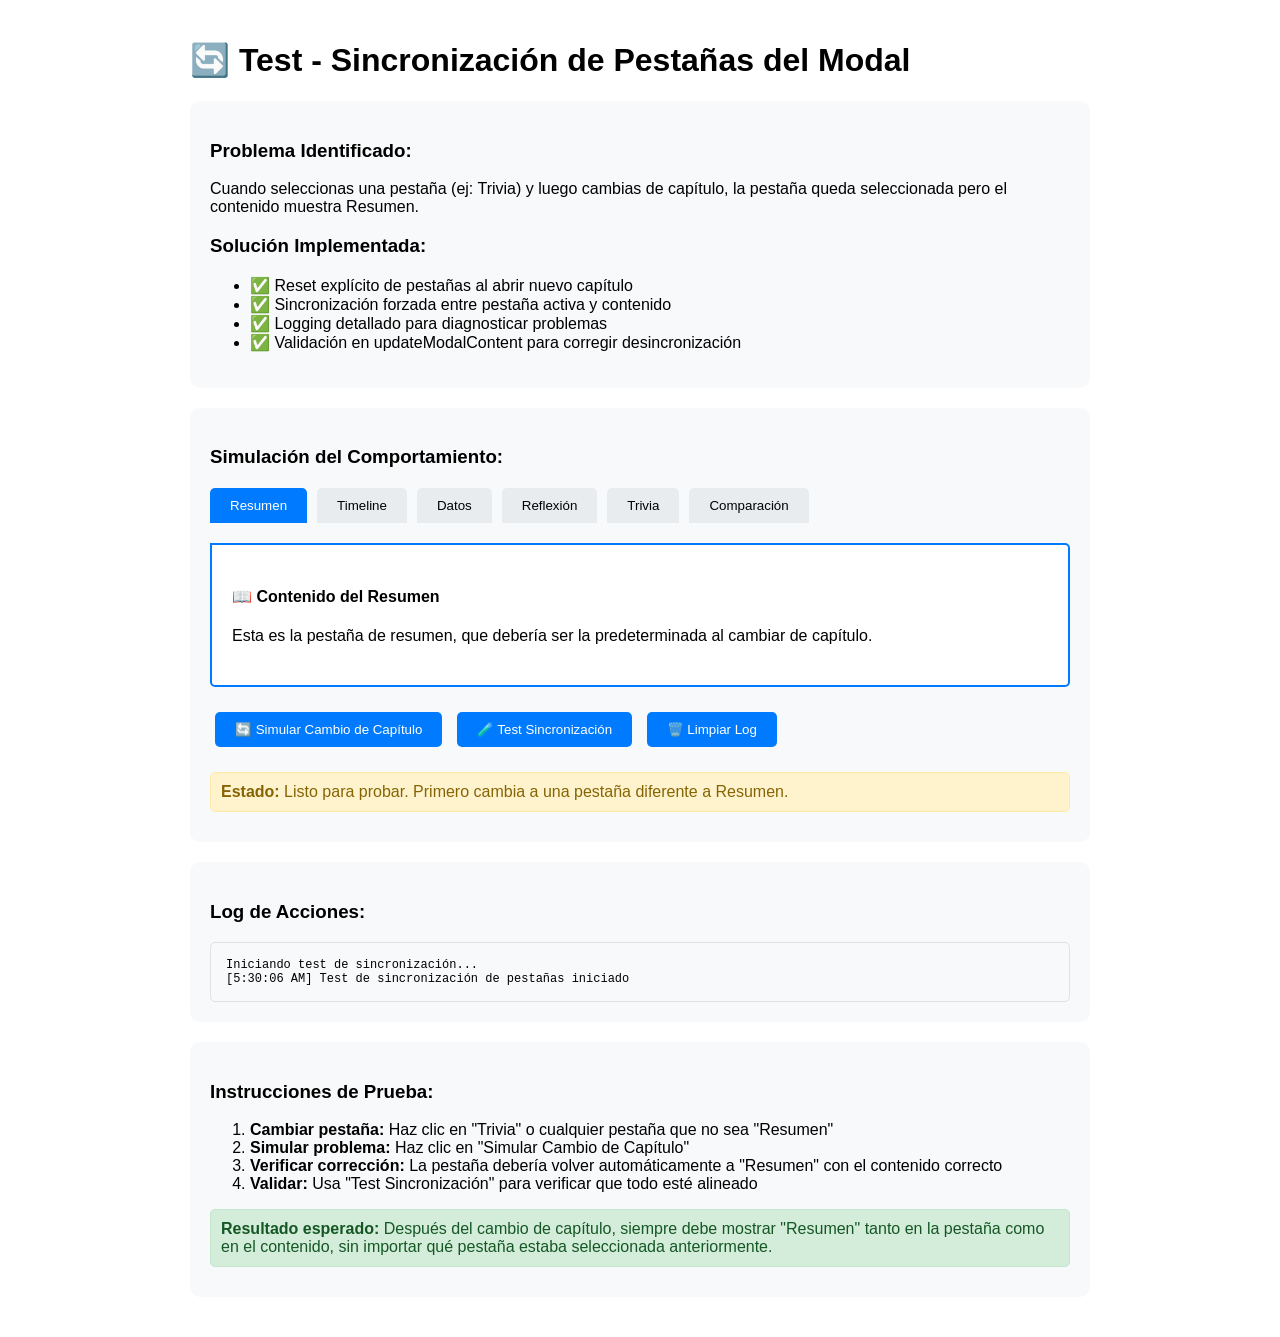
<file: test-tab-sync.html>
<!DOCTYPE html>
<html lang="es">
<head>
    <meta charset="UTF-8">
    <meta name="viewport" content="width=device-width, initial-scale=1.0">
    <title>Test - Sincronización de Pestañas</title>
    <style>
        body { font-family: Arial, sans-serif; padding: 20px; max-width: 900px; margin: 0 auto; }
        .test-section { background: #f8f9fa; padding: 20px; border-radius: 10px; margin: 20px 0; }
        .test-btn { background: #007bff; color: white; padding: 10px 20px; border: none; border-radius: 5px; cursor: pointer; margin: 5px; }
        .test-btn:hover { background: #0056b3; }
        .test-status { padding: 10px; border-radius: 5px; margin: 10px 0; }
        .success { background: #d4edda; color: #155724; border: 1px solid #c3e6cb; }
        .error { background: #f8d7da; color: #721c24; border: 1px solid #f5c6cb; }
        .warning { background: #fff3cd; color: #856404; border: 1px solid #ffeaa7; }

        .mock-tabs { display: flex; gap: 10px; margin: 20px 0; }
        .mock-tab { padding: 10px 20px; background: #e9ecef; border: none; cursor: pointer; border-radius: 5px 5px 0 0; }
        .mock-tab.active { background: #007bff; color: white; }
        .mock-content { border: 2px solid #007bff; border-radius: 0 5px 5px 5px; padding: 20px; min-height: 100px; background: white; }
        .mock-content:not(.active) { display: none; }

        .log-area { background: #f8f9fa; border: 1px solid #dee2e6; border-radius: 5px; padding: 15px; font-family: monospace; font-size: 12px; max-height: 200px; overflow-y: auto; }
    </style>
</head>
<body>
    <h1>🔄 Test - Sincronización de Pestañas del Modal</h1>

    <div class="test-section">
        <h3>Problema Identificado:</h3>
        <p>Cuando seleccionas una pestaña (ej: Trivia) y luego cambias de capítulo, la pestaña queda seleccionada pero el contenido muestra Resumen.</p>

        <h3>Solución Implementada:</h3>
        <ul>
            <li>✅ Reset explícito de pestañas al abrir nuevo capítulo</li>
            <li>✅ Sincronización forzada entre pestaña activa y contenido</li>
            <li>✅ Logging detallado para diagnosticar problemas</li>
            <li>✅ Validación en updateModalContent para corregir desincronización</li>
        </ul>
    </div>

    <div class="test-section">
        <h3>Simulación del Comportamiento:</h3>

        <div class="mock-tabs">
            <button class="mock-tab active" data-tab="resumen" onclick="switchMockTab('resumen')">Resumen</button>
            <button class="mock-tab" data-tab="timeline" onclick="switchMockTab('timeline')">Timeline</button>
            <button class="mock-tab" data-tab="datos" onclick="switchMockTab('datos')">Datos</button>
            <button class="mock-tab" data-tab="reflexion" onclick="switchMockTab('reflexion')">Reflexión</button>
            <button class="mock-tab" data-tab="trivia" onclick="switchMockTab('trivia')">Trivia</button>
            <button class="mock-tab" data-tab="comparacion" onclick="switchMockTab('comparacion')">Comparación</button>
        </div>

        <div id="resumenContent" class="mock-content active">
            <h4>📖 Contenido del Resumen</h4>
            <p>Esta es la pestaña de resumen, que debería ser la predeterminada al cambiar de capítulo.</p>
        </div>

        <div id="timelineContent" class="mock-content">
            <h4>⏰ Contenido de Timeline</h4>
            <p>Línea de tiempo de eventos del capítulo.</p>
        </div>

        <div id="datosContent" class="mock-content">
            <h4>🔍 Contenido de Datos</h4>
            <p>Datos curiosos e interesantes del capítulo.</p>
        </div>

        <div id="reflexionContent" class="mock-content">
            <h4>🤔 Contenido de Reflexión</h4>
            <p>Preguntas de reflexión personal.</p>
        </div>

        <div id="triviaContent" class="mock-content">
            <h4>🎯 Contenido de Trivia</h4>
            <p>¡Esta es la trivia! Si estás viendo esto después de cambiar de capítulo, hay un problema de sincronización.</p>
        </div>

        <div id="comparacionContent" class="mock-content">
            <h4>⚖️ Contenido de Comparación</h4>
            <p>Comparaciones del antes y después.</p>
        </div>

        <div style="margin: 20px 0;">
            <button class="test-btn" onclick="simulateChapterChange()">🔄 Simular Cambio de Capítulo</button>
            <button class="test-btn" onclick="testTabSync()">🧪 Test Sincronización</button>
            <button class="test-btn" onclick="clearLog()">🗑️ Limpiar Log</button>
        </div>

        <div id="testStatus" class="test-status warning">
            <strong>Estado:</strong> Selecciona una pestaña que no sea "Resumen", luego haz clic en "Simular Cambio de Capítulo" para probar la sincronización.
        </div>
    </div>

    <div class="test-section">
        <h3>Log de Acciones:</h3>
        <div id="logArea" class="log-area">
            <div>Iniciando test de sincronización...</div>
        </div>
    </div>

    <script>
        let currentMockTab = 'resumen';
        let mockChapter = 1;

        function log(message) {
            const logArea = document.getElementById('logArea');
            const timestamp = new Date().toLocaleTimeString();
            logArea.innerHTML += `<div>[${timestamp}] ${message}</div>`;
            logArea.scrollTop = logArea.scrollHeight;
        }

        function updateStatus(message, type = 'warning') {
            const status = document.getElementById('testStatus');
            status.className = `test-status ${type}`;
            status.innerHTML = `<strong>Estado:</strong> ${message}`;
        }

        function switchMockTab(tabName) {
            log(`Usuario hace clic en pestaña: ${tabName}`);
            currentMockTab = tabName;

            // Update tab appearance
            document.querySelectorAll('.mock-tab').forEach(tab => {
                tab.classList.remove('active');
            });
            document.querySelector(`[data-tab="${tabName}"]`).classList.add('active');

            // Update content
            document.querySelectorAll('.mock-content').forEach(content => {
                content.classList.remove('active');
            });
            document.getElementById(`${tabName}Content`).classList.add('active');

            log(`Pestaña cambiada a: ${tabName}`);
            updateStatus(`Pestaña activa: ${tabName}. Ahora simula un cambio de capítulo.`);
        }

        function simulateChapterChange() {
            const previousTab = currentMockTab;
            mockChapter = mockChapter === 1 ? 2 : 1;

            log(`=== SIMULANDO CAMBIO DE CAPÍTULO ===`);
            log(`Cambiando de capítulo a: ${mockChapter}`);
            log(`Pestaña anterior era: ${previousTab}`);

            // Simulate the fix: reset to 'resumen'
            log(`Aplicando corrección: resetear a 'resumen'`);
            currentMockTab = 'resumen';

            // Reset tabs
            document.querySelectorAll('.mock-tab').forEach(tab => {
                tab.classList.remove('active');
                log(`Removida clase active de pestaña: ${tab.dataset.tab}`);
            });

            const resumenTab = document.querySelector('[data-tab="resumen"]');
            if (resumenTab) {
                resumenTab.classList.add('active');
                log(`Activada pestaña: resumen`);
            }

            // Reset content
            document.querySelectorAll('.mock-content').forEach(content => {
                content.classList.remove('active');
                log(`Removida clase active de contenido: ${content.id}`);
            });

            const resumenContent = document.getElementById('resumenContent');
            if (resumenContent) {
                resumenContent.classList.add('active');
                log(`Activado contenido: resumenContent`);
            }

            log(`=== CAMBIO DE CAPÍTULO COMPLETADO ===`);

            if (previousTab !== 'resumen') {
                updateStatus(`✅ Corrección aplicada! Pestaña anterior (${previousTab}) fue reseteada a Resumen correctamente.`, 'success');
            } else {
                updateStatus(`ℹ️ La pestaña ya era Resumen, no se necesitó corrección.`, 'success');
            }
        }

        function testTabSync() {
            log(`=== INICIANDO TEST DE SINCRONIZACIÓN ===`);

            const activeTab = document.querySelector('.mock-tab.active');
            const activeContent = document.querySelector('.mock-content.active');

            const tabName = activeTab ? activeTab.dataset.tab : 'ninguna';
            const contentName = activeContent ? activeContent.id.replace('Content', '') : 'ninguno';

            log(`Pestaña activa detectada: ${tabName}`);
            log(`Contenido activo detectado: ${contentName}`);
            log(`Variable currentMockTab: ${currentMockTab}`);

            if (tabName === contentName && tabName === currentMockTab) {
                log(`✅ SINCRONIZACIÓN CORRECTA`);
                updateStatus(`✅ Todo sincronizado correctamente! Pestaña: ${tabName}, Contenido: ${contentName}`, 'success');
            } else {
                log(`❌ PROBLEMA DE SINCRONIZACIÓN DETECTADO`);
                log(`  - Pestaña visual: ${tabName}`);
                log(`  - Contenido visual: ${contentName}`);
                log(`  - Variable interna: ${currentMockTab}`);
                updateStatus(`❌ Problema detectado! Pestaña: ${tabName}, Contenido: ${contentName}, Variable: ${currentMockTab}`, 'error');
            }
        }

        function clearLog() {
            document.getElementById('logArea').innerHTML = '<div>Log limpiado...</div>';
            updateStatus('Log limpiado. Listo para nuevas pruebas.');
        }

        // Initialize
        log('Test de sincronización de pestañas iniciado');
        updateStatus('Listo para probar. Primero cambia a una pestaña diferente a Resumen.');
    </script>

    <div class="test-section">
        <h3>Instrucciones de Prueba:</h3>
        <ol>
            <li><strong>Cambiar pestaña:</strong> Haz clic en "Trivia" o cualquier pestaña que no sea "Resumen"</li>
            <li><strong>Simular problema:</strong> Haz clic en "Simular Cambio de Capítulo"</li>
            <li><strong>Verificar corrección:</strong> La pestaña debería volver automáticamente a "Resumen" con el contenido correcto</li>
            <li><strong>Validar:</strong> Usa "Test Sincronización" para verificar que todo esté alineado</li>
        </ol>

        <div class="test-status success">
            <strong>Resultado esperado:</strong> Después del cambio de capítulo, siempre debe mostrar "Resumen" tanto en la pestaña como en el contenido, sin importar qué pestaña estaba seleccionada anteriormente.
        </div>
    </div>
</body>
</html>
</file>
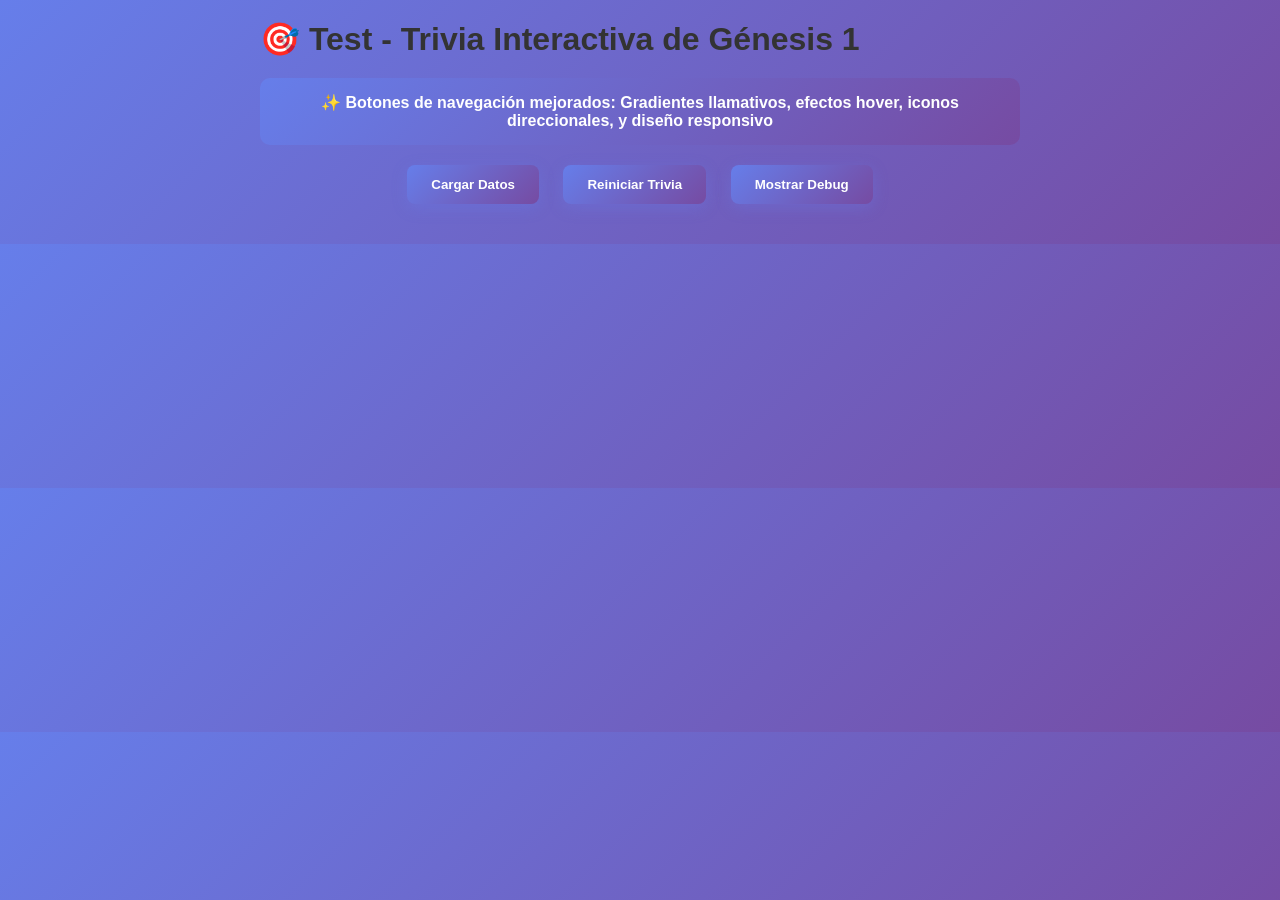
<file: test-trivia-interactive.html>
<!DOCTYPE html>
<html lang="es">
<head>
    <meta charset="UTF-8">
    <meta name="viewport" content="width=device-width, initial-scale=1.0">
    <title>Test Trivia Interactiva</title>
    <link rel="stylesheet" href="styles.css">
    <style>
        body { padding: 20px; max-width: 800px; margin: 0 auto; }
        .test-controls { margin: 20px 0; text-align: center; }
        .test-btn {
            background: linear-gradient(135deg, #667eea 0%, #764ba2 100%);
            color: white;
            padding: 12px 24px;
            border: none;
            border-radius: 8px;
            cursor: pointer;
            margin: 0 10px;
            font-weight: 600;
            transition: all 0.3s ease;
            box-shadow: 0 4px 15px rgba(102, 126, 234, 0.3);
        }
        .test-btn:hover {
            background: linear-gradient(135deg, #5a67d8 0%, #6b46c1 100%);
            transform: translateY(-2px);
            box-shadow: 0 6px 20px rgba(102, 126, 234, 0.4);
        }
        .debug-info { background: #f5f5f5; padding: 15px; border-radius: 5px; margin: 20px 0; font-family: monospace; font-size: 12px; }

        /* Preview area styling */
        #triviaContent {
            margin: 30px 0;
            min-height: 400px;
            border: 2px dashed #e2e8f0;
            border-radius: 12px;
            padding: 20px;
            background: rgba(248, 250, 252, 0.5);
        }

        .demo-note {
            background: linear-gradient(135deg, #667eea 0%, #764ba2 100%);
            color: white;
            padding: 15px;
            border-radius: 10px;
            margin: 20px 0;
            text-align: center;
            font-weight: 600;
        }
    </style>
</head>
<body>
    <h1>🎯 Test - Trivia Interactiva de Génesis 1</h1>

    <div class="demo-note">
        ✨ <strong>Botones de navegación mejorados:</strong> Gradientes llamativos, efectos hover, iconos direccionales, y diseño responsivo
    </div>

    <div class="test-controls">
        <button class="test-btn" onclick="loadData()">Cargar Datos</button>
        <button class="test-btn" onclick="resetTrivia()">Reiniciar Trivia</button>
        <button class="test-btn" onclick="showDebugInfo()">Mostrar Debug</button>
    </div>

    <div id="triviaContent" class="chapter-tab-content"></div>

    <div id="debugInfo" class="debug-info" style="display: none;"></div>

    <script>
        // Variables globales
        let currentChapterData = null;
        let currentTrivia = 0;
        let triviaAnswers = [];

        async function loadData() {
            try {
                const response = await fetch('./data/chapters/genesis-1.json');
                currentChapterData = await response.json();
                console.log('Data loaded:', currentChapterData);

                resetTrivia();
                updateTriviaContent();

                alert('✅ Datos cargados. Ahora puedes usar la trivia.');
            } catch (error) {
                console.error('Error:', error);
                alert('❌ Error al cargar datos: ' + error.message);
            }
        }

        function resetTrivia() {
            currentTrivia = 0;
            triviaAnswers = [];
            console.log('Trivia reset');
        }

        function showDebugInfo() {
            const debugDiv = document.getElementById('debugInfo');
            const trivia = currentChapterData?.document?.trivia?.items || [];

            debugDiv.innerHTML = \`
                <h3>Debug Info</h3>
                <p><strong>Current Question:</strong> \${currentTrivia + 1} / \${trivia.length}</p>
                <p><strong>Answers:</strong> \${JSON.stringify(triviaAnswers)}</p>
                <p><strong>Trivia Data:</strong> \${trivia.length} questions loaded</p>
                <p><strong>First Question:</strong> \${trivia[0]?.question || 'N/A'}</p>
                <p><strong>Current Chapter Data:</strong> \${currentChapterData ? 'Loaded' : 'Not loaded'}</p>
            \`;

            debugDiv.style.display = debugDiv.style.display === 'none' ? 'block' : 'none';
        }

        // Copiar las funciones del app.js principal
        function updateTriviaContent() {
            const container = document.getElementById('triviaContent');
            console.log('=== Trivia Debug ===');
            console.log('currentChapterData.document?.trivia:', currentChapterData.document?.trivia);
            console.log('currentChapterData.document?.trivia?.items:', currentChapterData.document?.trivia?.items);
            console.log('currentChapterData.trivia:', currentChapterData.trivia);

            const trivia = currentChapterData.document?.trivia?.items || currentChapterData.trivia;
            console.log('Final trivia data:', trivia);

            if (!container) {
                console.error('Trivia container not found');
                return;
            }

            if (!trivia) {
                console.error('No trivia data found');
                container.innerHTML = '<p>⚠️ No hay datos de trivia disponibles</p>';
                return;
            }

            if (currentTrivia >= trivia.length) {
                showTriviaResults();
                return;
            }

            const question = trivia[currentTrivia];
            const isAnswered = triviaAnswers[currentTrivia] !== undefined;

            const html = \`
                <div class="trivia-container">
                    <div class="trivia-question">
                        <h3>Pregunta \${currentTrivia + 1} de \${trivia.length}</h3>
                        <p>\${question.question}</p>
                        <div class="trivia-options">
                            \${question.options.map((option, index) => {
                                let className = 'trivia-option';
                                if (isAnswered) {
                                    if (index === question.correct) {
                                        className += ' correct';
                                    } else if (index === triviaAnswers[currentTrivia]) {
                                        className += ' incorrect';
                                    }
                                }
                                return \`<div class="\${className}" data-option="\${index}">\${option}</div>\`;
                            }).join('')}
                        </div>
                        \${isAnswered ? \`
                            <div class="trivia-explanation show">
                                \${question.explanation}
                            </div>
                        \` : ''}
                    </div>
                    <div class="trivia-controls">
                        <button class="trivia-nav" id="triviaPrev" \${currentTrivia === 0 ? 'disabled' : ''}>
                            Anterior
                        </button>
                        <div class="trivia-progress">
                            \${currentTrivia + 1} / \${trivia.length}
                        </div>
                        <button class="trivia-nav" id="triviaNext" \${isAnswered ? '' : 'disabled'}>
                            \${currentTrivia === trivia.length - 1 ? 'Finalizar' : 'Siguiente'}
                        </button>
                    </div>
                </div>
            \`;

            container.innerHTML = html;

            // Add option click handlers
            console.log('Setting up trivia option handlers. Is answered:', isAnswered);
            if (!isAnswered) {
                const options = document.querySelectorAll('.trivia-option');
                console.log('Found trivia options:', options.length);

                options.forEach((option, index) => {
                    console.log('Adding click listener to option', index, 'with data-option:', option.dataset.option);
                    option.style.cursor = 'pointer';
                    option.addEventListener('click', () => {
                        const selectedIndex = parseInt(option.dataset.option);
                        console.log('Trivia option clicked:', selectedIndex);
                        answerTrivia(selectedIndex);
                    });
                });
            } else {
                console.log('Question already answered, not adding click handlers');
            }

            // Re-attach navigation handlers
            const prevBtn = document.getElementById('triviaPrev');
            const nextBtn = document.getElementById('triviaNext');

            console.log('Trivia navigation buttons - Prev:', !!prevBtn, 'Next:', !!nextBtn);

            if (prevBtn) {
                prevBtn.addEventListener('click', () => {
                    console.log('Previous trivia button clicked');
                    navigateTrivia(-1);
                });
            }
            if (nextBtn) {
                nextBtn.addEventListener('click', () => {
                    console.log('Next trivia button clicked');
                    navigateTrivia(1);
                });
            }
        }

        function answerTrivia(selectedIndex) {
            console.log('answerTrivia called with:', selectedIndex, 'for question:', currentTrivia);
            triviaAnswers[currentTrivia] = selectedIndex;
            console.log('Updated triviaAnswers:', triviaAnswers);
            updateTriviaContent(); // Refresh to show results
        }

        function navigateTrivia(direction) {
            console.log('Navigating trivia:', direction, 'from index:', currentTrivia);
            const trivia = currentChapterData.document?.trivia?.items || currentChapterData.trivia;
            const newIndex = currentTrivia + direction;
            console.log('New index would be:', newIndex, 'Total questions:', trivia ? trivia.length : 'unknown');

            if (trivia && newIndex >= 0 && newIndex < trivia.length) {
                currentTrivia = newIndex;
                console.log('Moving to question:', currentTrivia + 1);
                updateTriviaContent();
            } else if (trivia && newIndex >= trivia.length) {
                console.log('Showing results');
                showTriviaResults();
            } else {
                console.log('Invalid navigation - staying at current question');
            }
        }

        function showTriviaResults() {
            const container = document.getElementById('triviaContent');
            if (!container) return;

            const trivia = currentChapterData.document?.trivia?.items || currentChapterData.trivia;
            const correct = triviaAnswers.filter((answer, index) =>
                answer === trivia[index].correct
            ).length;
            const total = trivia.length;
            const percentage = Math.round((correct / total) * 100);

            let message = '';
            let emoji = '';
            if (percentage >= 80) {
                message = '¡Excelente! Tienes un gran conocimiento del capítulo.';
                emoji = '🎉';
            } else if (percentage >= 60) {
                message = '¡Bien hecho! Conoces bien el contenido.';
                emoji = '👏';
            } else {
                message = 'Sigue estudiando. ¡Puedes mejorar!';
                emoji = '📚';
            }

            const html = \`
                <div class="trivia-results">
                    <div class="results-header">
                        <h2>\${emoji} Resultados de la Trivia</h2>
                        <div class="score-circle">
                            <div class="score-number">\${correct}/\${total}</div>
                            <div class="score-percentage">\${percentage}%</div>
                        </div>
                    </div>
                    <p class="results-message">\${message}</p>
                    <div class="results-details">
                        <h3>Respuestas Detalladas:</h3>
                        \${trivia.map((question, index) => {
                            const userAnswer = triviaAnswers[index];
                            const isCorrect = userAnswer === question.correct;
                            return \`
                                <div class="result-item \${isCorrect ? 'correct' : 'incorrect'}">
                                    <h4>Pregunta \${index + 1}: \${question.question}</h4>
                                    <p><strong>Tu respuesta:</strong> \${question.options[userAnswer]} \${isCorrect ? '✅' : '❌'}</p>
                                    \${!isCorrect ? \`<p><strong>Respuesta correcta:</strong> \${question.options[question.correct]} ✅</p>\` : ''}
                                    <p><em>\${question.explanation}</em></p>
                                </div>
                            \`;
                        }).join('')}
                    </div>
                    <div class="results-actions">
                        <button class="test-btn" onclick="resetTrivia(); updateTriviaContent();">Reintentar</button>
                    </div>
                </div>
            \`;

            container.innerHTML = html;
        }

        // Auto-load on page load
        window.addEventListener('load', loadData);
    </script>

    <style>
        .trivia-results {
            text-align: center;
            padding: 20px;
        }

        .score-circle {
            background: linear-gradient(135deg, #667eea 0%, #764ba2 100%);
            color: white;
            border-radius: 50%;
            width: 120px;
            height: 120px;
            display: flex;
            flex-direction: column;
            align-items: center;
            justify-content: center;
            margin: 20px auto;
        }

        .score-number {
            font-size: 24px;
            font-weight: bold;
        }

        .score-percentage {
            font-size: 14px;
            opacity: 0.9;
        }

        .result-item {
            text-align: left;
            padding: 15px;
            margin: 10px 0;
            border-radius: 8px;
            border-left: 4px solid;
        }

        .result-item.correct {
            background: rgba(16, 185, 129, 0.1);
            border-left-color: #10b981;
        }

        .result-item.incorrect {
            background: rgba(239, 68, 68, 0.1);
            border-left-color: #ef4444;
        }

        .results-actions {
            margin-top: 20px;
        }
    </style>
</body>
</html>
</file>
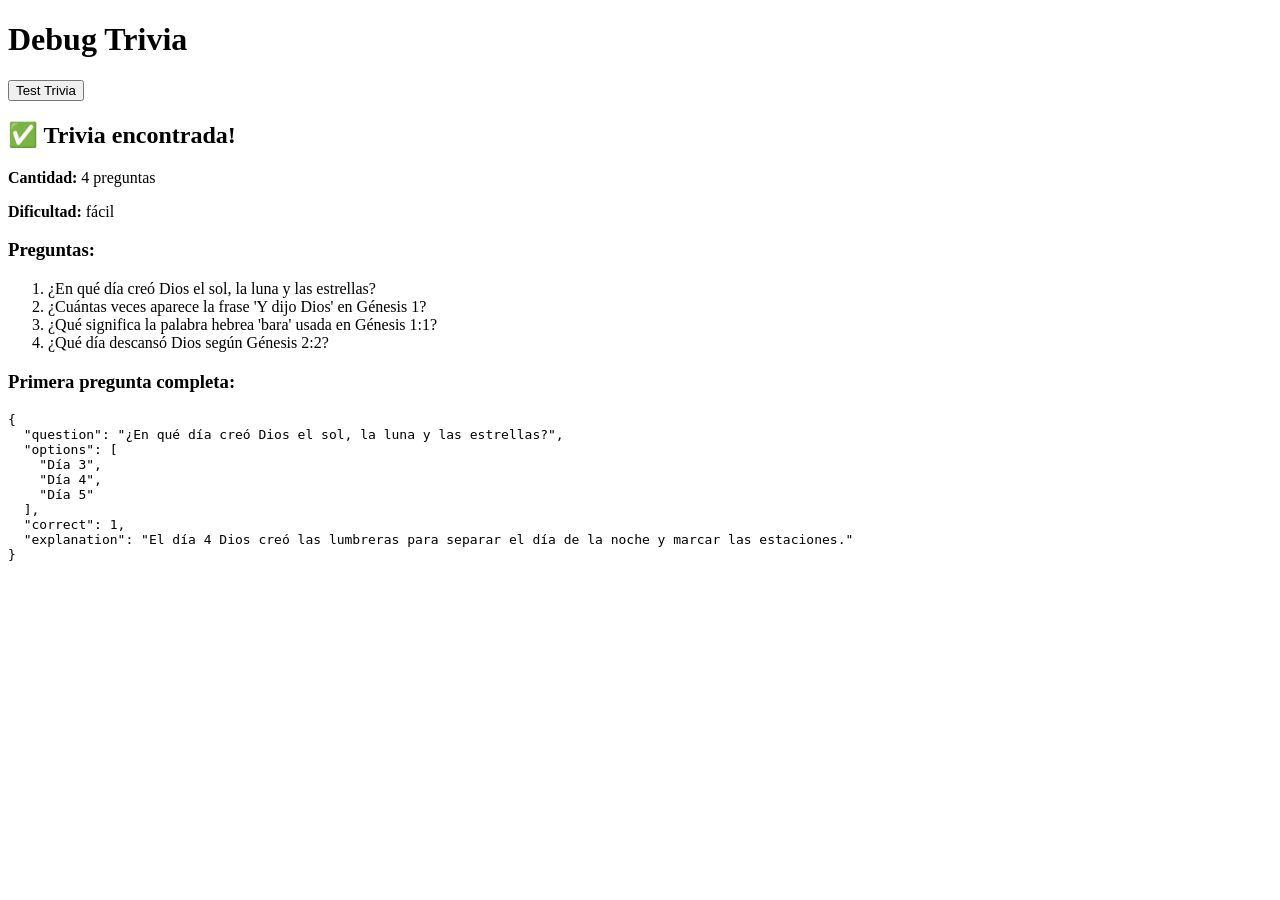
<file: test-trivia.html>
<!DOCTYPE html>
<html lang="es">
<head>
    <meta charset="UTF-8">
    <title>Test Trivia Debug</title>
</head>
<body>
    <h1>Debug Trivia</h1>
    <button onclick="testTrivia()">Test Trivia</button>
    <div id="result"></div>

    <script>
        async function testTrivia() {
            try {
                console.log('Loading JSON...');
                const response = await fetch('./data/chapters/genesis-1.json');
                const data = await response.json();

                console.log('Full data:', data);
                console.log('data.document:', data.document);
                console.log('data.document.trivia:', data.document.trivia);
                console.log('data.document.trivia.items:', data.document.trivia.items);

                const result = document.getElementById('result');

                if (data.document && data.document.trivia && data.document.trivia.items) {
                    const items = data.document.trivia.items;
                    result.innerHTML = `
                        <h2>✅ Trivia encontrada!</h2>
                        <p><strong>Cantidad:</strong> ${items.length} preguntas</p>
                        <p><strong>Dificultad:</strong> ${data.document.trivia.difficulty}</p>
                        <h3>Preguntas:</h3>
                        <ol>
                            ${items.map(item => `<li>${item.question}</li>`).join('')}
                        </ol>
                        <h3>Primera pregunta completa:</h3>
                        <pre>${JSON.stringify(items[0], null, 2)}</pre>
                    `;
                } else {
                    result.innerHTML = `
                        <h2>❌ No se encontró trivia</h2>
                        <p>Estructura actual:</p>
                        <pre>${JSON.stringify({
                            hasDocument: !!data.document,
                            hasTrivia: !!(data.document && data.document.trivia),
                            hasItems: !!(data.document && data.document.trivia && data.document.trivia.items),
                            triviaKeys: data.document && data.document.trivia ? Object.keys(data.document.trivia) : 'N/A'
                        }, null, 2)}</pre>
                    `;
                }

            } catch (error) {
                console.error('Error:', error);
                document.getElementById('result').innerHTML = `<h2>❌ Error: ${error.message}</h2>`;
            }
        }

        // Auto-run
        window.addEventListener('load', testTrivia);
    </script>
</body>
</html>
</file>
<file: styles.css>
* { margin:0; padding:0; box-sizing:border-box; }
    body { font-family:'Segoe UI', Tahoma, Geneva, Verdana, sans-serif; background:linear-gradient(135deg,#667eea 0%,#764ba2 100%); color:#333; overflow-x:hidden; }
    html { scroll-behavior: smooth; }
    .container{ max-width:1200px; margin:0 auto; padding:20px; padding-top:100px; }

    /* === MODERN HEADER === */
    .modern-header {
      position: fixed;
      top: 0;
      left: 0;
      right: 0;
      z-index: 1000;
      background: rgba(255, 255, 255, 0.95);
      backdrop-filter: blur(20px);
      border-bottom: 1px solid rgba(255, 255, 255, 0.2);
      transition: all 0.3s ease;
    }

    .navbar {
      padding: 0;
    }

    .nav-container {
      max-width: 1200px;
      margin: 0 auto;
      display: flex;
      justify-content: space-between;
      align-items: center;
      padding: 1rem 2rem;
    }

    .nav-logo {
      display: flex;
      align-items: center;
      gap: 0.75rem;
      font-size: 1.5rem;
      font-weight: 700;
      color: #2c3e50;
      text-decoration: none;
    }

    .logo-icon {
      font-size: 2rem;
      filter: drop-shadow(0 2px 4px rgba(0,0,0,0.1));
    }

    .logo-text {
      background: linear-gradient(135deg, #667eea 0%, #764ba2 100%);
      -webkit-background-clip: text;
      -webkit-text-fill-color: transparent;
      background-clip: text;
    }

    .nav-menu {
      display: flex;
      gap: 2rem;
      align-items: center;
    }

    .nav-link {
      color: #2c3e50;
      text-decoration: none;
      font-weight: 500;
      padding: 0.5rem 1rem;
      border-radius: 25px;
      transition: all 0.3s ease;
      position: relative;
    }

    .nav-link:hover, .nav-link.active {
      color: #667eea;
      background: rgba(102, 126, 234, 0.1);
      transform: translateY(-2px);
    }

    .nav-link::after {
      content: '';
      position: absolute;
      bottom: -5px;
      left: 50%;
      width: 0;
      height: 2px;
      background: linear-gradient(135deg, #667eea 0%, #764ba2 100%);
      transition: all 0.3s ease;
      transform: translateX(-50%);
    }

    .nav-link:hover::after, .nav-link.active::after {
      width: 80%;
    }

    .nav-actions {
      display: flex;
      align-items: center;
      gap: 1rem;
    }

    .theme-toggle-modern {
      display: flex;
      align-items: center;
      gap: 0.5rem;
      padding: 0.6rem 1.2rem;
      background: rgba(102, 126, 234, 0.1);
      border: 2px solid rgba(102, 126, 234, 0.2);
      border-radius: 25px;
      color: #667eea;
      font-weight: 600;
      cursor: pointer;
      transition: all 0.3s ease;
    }

    .theme-toggle-modern:hover {
      background: #667eea;
      color: white;
      transform: scale(1.05);
    }

    .toggle-icon {
      font-size: 1.2rem;
    }

    .toggle-text {
      font-size: 0.9rem;
    }

    .mobile-menu-btn {
      display: none;
      flex-direction: column;
      gap: 4px;
      background: none;
      border: none;
      cursor: pointer;
      padding: 0.5rem;
    }

    .hamburger {
      width: 25px;
      height: 3px;
      background: #2c3e50;
      transition: all 0.3s ease;
      border-radius: 2px;
    }

    .mobile-menu-btn.active .hamburger:nth-child(1) {
      transform: rotate(45deg) translate(6px, 6px);
    }

    .mobile-menu-btn.active .hamburger:nth-child(2) {
      opacity: 0;
    }

    .mobile-menu-btn.active .hamburger:nth-child(3) {
      transform: rotate(-45deg) translate(6px, -6px);
    }

    .hero{
      position:relative;
      text-align:center;
      padding:140px 0 100px;
      background:rgba(255,255,255,0.1);
      backdrop-filter:blur(10px);
      border-radius:20px;
      margin:80px 0 40px;
      border:1px solid rgba(255,255,255,0.2);
      overflow: hidden;
      min-height: 90vh;
    }

    /* Particles Background */
    .particles-container {
      position: absolute;
      top: 0;
      left: 0;
      right: 0;
      bottom: 0;
      pointer-events: none;
      z-index: 0;
    }

    .particle {
      position: absolute;
      width: 4px;
      height: 4px;
      background: rgba(255, 255, 255, 0.6);
      border-radius: 50%;
      animation: particleFloat 8s ease-in-out infinite;
    }

    .particle:nth-child(1) {
      top: 10%;
      left: 20%;
      animation-delay: 0s;
      animation-duration: 6s;
    }

    .particle:nth-child(2) {
      top: 20%;
      right: 25%;
      animation-delay: 2s;
      animation-duration: 8s;
    }

    .particle:nth-child(3) {
      bottom: 30%;
      left: 15%;
      animation-delay: 4s;
      animation-duration: 7s;
    }

    .particle:nth-child(4) {
      top: 60%;
      right: 20%;
      animation-delay: 1s;
      animation-duration: 9s;
    }

    .particle:nth-child(5) {
      bottom: 20%;
      right: 40%;
      animation-delay: 3s;
      animation-duration: 6s;
    }

    /* Background Illustration */
    .hero-illustration {
      position: absolute;
      top: 0;
      right: -10%;
      width: 50%;
      height: 100%;
      pointer-events: none;
      z-index: 0;
      opacity: 0.15;
    }

    .bible-silhouette {
      position: absolute;
      top: 20%;
      right: 10%;
      width: 200px;
      height: 150px;
      background: linear-gradient(45deg, #667eea, #764ba2);
      border-radius: 8px;
      transform: rotate(-15deg);
      opacity: 0.3;
    }

    .bible-silhouette::before {
      content: '';
      position: absolute;
      top: 10px;
      left: 10px;
      right: 10px;
      bottom: 10px;
      border: 2px solid rgba(255, 255, 255, 0.4);
      border-radius: 4px;
    }

    .scroll-pattern {
      position: absolute;
      bottom: 15%;
      right: 20%;
      width: 120px;
      height: 160px;
      background: linear-gradient(to bottom, #4ecdc4, #44a08d);
      border-radius: 60px 60px 10px 10px;
      opacity: 0.2;
      transform: rotate(10deg);
    }

    .hero-content {
      position: relative;
      z-index: 2;
      max-width: 800px;
      margin: 0 auto;
      padding: 0 20px;
    }

    /* Hero Stats */
    .hero-stats {
      margin-bottom: 30px;
      animation: fadeInUp 0.8s ease-out 0.1s both;
    }

    .hero-stat-item {
      display: inline-flex;
      flex-direction: column;
      align-items: center;
      background: rgba(255, 255, 255, 0.15);
      backdrop-filter: blur(10px);
      padding: 15px 25px;
      border-radius: 50px;
      border: 1px solid rgba(255, 255, 255, 0.2);
    }

    .hero-stat-number {
      font-size: 2.5rem;
      font-weight: 700;
      color: #fff;
      text-shadow: 0 2px 4px rgba(0, 0, 0, 0.3);
      line-height: 1;
    }

    .hero-stat-label {
      font-size: 0.9rem;
      color: rgba(255, 255, 255, 0.9);
      text-transform: uppercase;
      letter-spacing: 1px;
      margin-top: 5px;
    }

    .hero h1{
      font-size:3.5rem;
      color:#fff;
      margin-bottom:20px;
      text-shadow:2px 2px 4px rgba(0,0,0,.3);
      animation: fadeInUp 0.8s ease-out 0.2s both;
    }

    .hero p{
      font-size:1.3rem;
      color:rgba(255,255,255,.9);
      margin-bottom: 2rem;
      max-width: 600px;
      margin-left: auto;
      margin-right: auto;
      animation: fadeInUp 0.8s ease-out 0.3s both;
    }

    /* Benefits Summary */
    .hero-benefits {
      display: flex;
      justify-content: center;
      gap: 2rem;
      margin: 2rem 0;
      flex-wrap: wrap;
      animation: fadeInUp 0.8s ease-out 0.4s both;
    }

    .benefit-item {
      display: flex;
      align-items: center;
      gap: 0.5rem;
      background: rgba(255, 255, 255, 0.1);
      padding: 12px 20px;
      border-radius: 25px;
      border: 1px solid rgba(255, 255, 255, 0.2);
      transition: all 0.3s ease;
      cursor: pointer;
      user-select: none;
    }

    .benefit-item:hover, .benefit-item:focus {
      background: rgba(255, 255, 255, 0.2);
      transform: translateY(-3px);
      outline: none;
      box-shadow: 0 4px 15px rgba(255, 255, 255, 0.2);
    }

    .benefit-item:active {
      transform: translateY(-1px);
    }

    .benefit-icon {
      font-size: 1.2rem;
    }

    .benefit-item span {
      color: rgba(255, 255, 255, 0.9);
      font-weight: 500;
      font-size: 0.9rem;
    }

    /* Inspirational Chip */
    .hero-inspiration {
      margin: 2rem 0;
      animation: fadeInUp 0.8s ease-out 0.5s both;
    }

    .inspiration-chip {
      display: inline-block;
      background: rgba(255, 255, 255, 0.15);
      backdrop-filter: blur(10px);
      padding: 15px 25px;
      border-radius: 30px;
      border: 1px solid rgba(255, 255, 255, 0.2);
      transition: all 0.5s ease;
      cursor: default;
    }

    .inspiration-chip:hover {
      background: rgba(255, 255, 255, 0.2);
      transform: scale(1.02);
    }

    .inspiration-text {
      color: rgba(255, 255, 255, 0.95);
      font-style: italic;
      font-size: 1rem;
      display: block;
      margin-bottom: 5px;
    }

    .inspiration-ref {
      color: rgba(255, 255, 255, 0.7);
      font-size: 0.85rem;
      font-weight: 600;
    }

    .hero-cta {
      display: flex;
      gap: 1rem;
      justify-content: center;
      flex-wrap: wrap;
      margin: 2.5rem 0;
      animation: fadeInUp 0.8s ease-out 0.6s both;
    }

    .cta-button {
      padding: 1rem 2rem;
      border-radius: 50px;
      text-decoration: none;
      font-weight: 600;
      font-size: 1.1rem;
      transition: all 0.3s ease;
      border: none;
      cursor: pointer;
    }

    .cta-button.primary {
      background: linear-gradient(45deg, #4ecdc4, #44a08d);
      color: white;
      box-shadow: 0 4px 15px rgba(78, 205, 196, 0.3);
    }

    .cta-button.primary:hover {
      transform: translateY(-3px);
      box-shadow: 0 8px 25px rgba(78, 205, 196, 0.4);
    }

    .cta-button.secondary {
      background: rgba(255, 255, 255, 0.2);
      color: white;
      border: 2px solid rgba(255, 255, 255, 0.3);
    }

    .cta-button.secondary:hover {
      background: rgba(255, 255, 255, 0.9);
      color: #2c3e50;
      transform: translateY(-3px);
    }

    /* Steps Guide */
    .hero-stepper {
      display: flex;
      justify-content: center;
      align-items: center;
      gap: 1rem;
      margin-top: 3rem;
      flex-wrap: wrap;
      animation: fadeInUp 0.8s ease-out 0.7s both;
    }

    .step-item {
      display: flex;
      align-items: center;
      gap: 10px;
      background: rgba(255, 255, 255, 0.1);
      padding: 12px 18px;
      border-radius: 25px;
      border: 1px solid rgba(255, 255, 255, 0.2);
      transition: all 0.3s ease;
      cursor: pointer;
      user-select: none;
    }

    .step-item:hover, .step-item:focus {
      background: rgba(255, 255, 255, 0.2);
      transform: translateY(-2px);
      outline: none;
      box-shadow: 0 4px 15px rgba(255, 255, 255, 0.2);
    }

    .step-item:active {
      transform: translateY(-1px);
    }

    .step-number {
      width: 24px;
      height: 24px;
      background: linear-gradient(45deg, #4ecdc4, #44a08d);
      color: white;
      border-radius: 50%;
      display: flex;
      align-items: center;
      justify-content: center;
      font-size: 0.8rem;
      font-weight: 700;
    }

    .step-content {
      display: flex;
      align-items: center;
      gap: 8px;
    }

    .step-icon {
      font-size: 1rem;
    }

    .step-content span {
      color: rgba(255, 255, 255, 0.9);
      font-size: 0.9rem;
      font-weight: 500;
    }

    .step-divider {
      width: 2px;
      height: 20px;
      background: rgba(255, 255, 255, 0.3);
      border-radius: 1px;
    }

    /* Enhanced Floating Elements */
    .hero-decoration {
      position: absolute;
      top: 0;
      left: 0;
      right: 0;
      bottom: 0;
      pointer-events: none;
      z-index: 1;
    }

    .floating-icon.advanced {
      position: absolute;
      font-size: 1.8rem;
      opacity: 0.4;
      animation: advancedFloat 8s ease-in-out infinite;
      filter: drop-shadow(0 2px 4px rgba(0, 0, 0, 0.2));
    }

    .floating-icon.advanced:nth-child(1) {
      top: 15%;
      left: 8%;
      animation-delay: 0s;
    }

    .floating-icon.advanced:nth-child(2) {
      top: 25%;
      right: 12%;
      animation-delay: 1.5s;
    }

    .floating-icon.advanced:nth-child(3) {
      bottom: 30%;
      left: 15%;
      animation-delay: 3s;
    }

    .floating-icon.advanced:nth-child(4) {
      top: 60%;
      right: 8%;
      animation-delay: 4.5s;
    }

    .floating-icon.advanced:nth-child(5) {
      bottom: 15%;
      right: 35%;
      animation-delay: 6s;
    }

    /* Animations */
    @keyframes fadeInUp {
      from {
        opacity: 0;
        transform: translateY(30px);
      }
      to {
        opacity: 1;
        transform: translateY(0);
      }
    }

    @keyframes particleFloat {
      0%, 100% {
        transform: translateY(0px) rotate(0deg);
        opacity: 0.6;
      }
      50% {
        transform: translateY(-30px) rotate(180deg);
        opacity: 1;
      }
    }

    @keyframes advancedFloat {
      0%, 100% {
        transform: translateY(0px) rotate(0deg);
      }
      25% {
        transform: translateY(-15px) rotate(5deg);
      }
      50% {
        transform: translateY(-10px) rotate(-3deg);
      }
      75% {
        transform: translateY(-20px) rotate(3deg);
      }
    }

    .theme-toggle{ position:absolute; top:20px; right:20px; padding:10px 14px; border-radius:9999px; border:2px solid rgba(255,255,255,.3); background:rgba(255,255,255,.85); cursor:pointer; font-weight:700; }

    .stats-grid{ display:grid; grid-template-columns:repeat(auto-fit,minmax(320px,1fr)); gap:30px; margin:60px 0; }
    .stat-card{ background:rgba(255,255,255,.95); padding:40px 30px; border-radius:20px; text-align:center; box-shadow:0 20px 40px rgba(0,0,0,.1); opacity:1; transform:translateY(0); position:relative; overflow:hidden; }
    .stat-card.reveal{ opacity:1; transform:translateY(0); transition:opacity .6s ease, transform .6s ease; }
    .stat-number{ font-size:3.5rem; font-weight:bold; color:#2c3e50; margin-bottom:15px; }
    .stat-label{ font-size:1.2rem; color:#666; text-transform:uppercase; letter-spacing:1px; margin-bottom:15px; }
    .stat-description{ color:#777; line-height:1.6; font-size:.95rem; }

    /* Tarjetas comparativas */
    .stat-card.comparative {
      padding: 30px 20px;
    }

    .stat-comparison {
      display: flex;
      justify-content: space-between;
      align-items: center;
      margin-bottom: 20px;
    }

    .comparison-item {
      flex: 1;
      text-align: center;
    }

    .comparison-item .stat-number {
      font-size: 2.5rem;
      margin-bottom: 5px;
      color: #667eea;
    }

    .stat-sublabel {
      font-size: 0.9rem;
      color: #999;
      font-weight: 600;
      text-transform: uppercase;
      letter-spacing: 1px;
    }

    .comparison-divider {
      flex: 0 0 auto;
      font-size: 1.2rem;
      color: #999;
      font-weight: 600;
      margin: 0 15px;
      padding: 10px;
      background: linear-gradient(45deg, #667eea, #764ba2);
      color: white;
      border-radius: 50%;
      width: 40px;
      height: 40px;
      display: flex;
      align-items: center;
      justify-content: center;
    }

    /* Tarjeta de géneros literarios */
    .stat-card.genres {
      padding: 30px 25px;
    }

    .genre-chart {
      margin-bottom: 20px;
    }

    .genre-item {
      display: flex;
      align-items: center;
      margin-bottom: 12px;
      gap: 15px;
    }

    .genre-item:last-child {
      margin-bottom: 0;
    }

    .genre-bar {
      height: 8px;
      border-radius: 4px;
      transition: width 1s ease-in-out;
      min-width: 20px;
    }

    .genre-bar.narrative {
      background: linear-gradient(45deg, #4ecdc4, #44a08d);
    }

    .genre-bar.poetry {
      background: linear-gradient(45deg, #667eea, #764ba2);
    }

    .genre-bar.discourse {
      background: linear-gradient(45deg, #f093fb, #f5576c);
    }

    .genre-item span {
      font-size: 0.9rem;
      color: #666;
      font-weight: 500;
      min-width: 100px;
    }

    /* Efectos especiales */
    .stat-card::before {
      content: '';
      position: absolute;
      top: 0;
      left: 0;
      right: 0;
      height: 4px;
      background: linear-gradient(45deg, #667eea, #764ba2);
      border-radius: 20px 20px 0 0;
    }

    .stat-card.comparative::before {
      background: linear-gradient(45deg, #4ecdc4, #44a08d);
    }

    .stat-card.genres::before {
      background: linear-gradient(45deg, #f093fb, #f5576c);
    }

    /* Animaciones */
    @keyframes barGrow {
      from {
        width: 0;
      }
      to {
        width: var(--target-width);
      }
    }

    .stat-card.reveal .genre-bar {
      animation: barGrow 1.5s ease-out;
    }

    .books-section{ margin:80px 0; text-align:center; }
    .section-title{ font-size:2.5rem; color:#fff; margin-bottom:50px; text-shadow:2px 2px 4px rgba(0,0,0,.3); }
    .main-tabs{ display:flex; justify-content:center; gap:20px; margin-bottom:40px; }
    .main-tab-btn{ padding:15px 30px; background:rgba(255,255,255,.2); color:#fff; border:2px solid rgba(255,255,255,.3); border-radius:50px; cursor:pointer; transition:.3s; font-size:1.1rem; font-weight:600; }
    .main-tab-btn:hover, .main-tab-btn.active{ background:rgba(255,255,255,.9); color:#333; transform:scale(1.05); }

    .content-section{ transition:.5s; }
    .content-section.hidden{ display:none; }

    .testament-tabs{ display:flex; justify-content:center; gap:15px; margin-bottom:20px; }
    .testament-btn{ padding:12px 25px; background:rgba(255,255,255,.2); color:#fff; border:2px solid rgba(255,255,255,.3); border-radius:50px; cursor:pointer; transition:.3s; font-size:1rem; font-weight:600; }
    .testament-btn:hover, .testament-btn.active{ background:rgba(255,255,255,.9); color:#333; transform:scale(1.05); }

    .book-search{ display:flex; gap:10px; justify-content:center; margin:0 20px 20px; }
    .book-search input{ width:min(700px,100%); padding:12px 14px; border-radius:9999px; border:2px solid rgba(255,255,255,.4); background:rgba(255,255,255,.95); font-size:1rem; }
    .book-search button{ padding:10px 14px; border-radius:9999px; border:none; cursor:pointer; background:rgba(255,255,255,.9); }

    .books-grid{ display:grid; grid-template-columns:repeat(auto-fill,minmax(200px,1fr)); gap:20px; max-height:400px; overflow-y:auto; padding:20px; background:rgba(255,255,255,.1); border-radius:15px; backdrop-filter:blur(5px); }
    .book-item{ background:rgba(255,255,255,.9); padding:20px; border-radius:10px; transition:.3s; cursor:pointer; border:2px solid transparent; }
    .book-item:hover{ transform:scale(1.05); border-color:#4ecdc4; box-shadow:0 10px 30px rgba(0,0,0,.2); }

    .chapters-container{ background:rgba(255,255,255,.95); border-radius:20px; padding:30px; box-shadow:0 20px 40px rgba(0,0,0,.1); }
    .chapter-selector{ display:flex; justify-content:center; gap:15px; margin-bottom:40px; flex-wrap:wrap; }
    .chapter-btn{ padding:12px 25px; background:linear-gradient(45deg,#667eea,#764ba2); color:#fff; border:none; border-radius:25px; cursor:pointer; transition:.3s; font-weight:600; font-size:1rem; }
    .chapter-btn:hover, .chapter-btn.active{ transform:scale(1.1); box-shadow:0 10px 30px rgba(0,0,0,.3); }
    .chapter-header{ text-align:center; margin-bottom:40px; }
    .chapter-title{ font-size:2.5rem; color:#2c3e50; margin-bottom:10px; }
    .chapter-subtitle{ font-size:1.2rem; color:#666; font-style:italic; }
    .chapter-grid{ display:grid; grid-template-columns:1fr 1fr; gap:30px; margin-bottom:40px; }
    .chapter-info,.chapter-curiosities{ background:linear-gradient(135deg,#f5f7fa 0%,#c3cfe2 100%); padding:30px; border-radius:15px; box-shadow:0 10px 30px rgba(0,0,0,.1); }
    .info-title,.curiosities-title{ font-size:1.5rem; color:#2c3e50; margin-bottom:20px; text-align:center; font-weight:bold; }
    .info-item{ display:flex; justify-content:space-between; align-items:center; padding:12px 0; border-bottom:1px solid rgba(0,0,0,.1); }
    .info-item:last-child{ border-bottom:none; }
    .info-label{ font-weight:600; color:#444; }
    .info-value{ color:#666; font-weight:500; }
    .curiosity-item{ background:rgba(255,255,255,.7); padding:20px; border-radius:10px; margin-bottom:15px; border-left:4px solid #4ecdc4; transition:.3s; }
    .curiosity-item:hover{ transform:translateX(5px); box-shadow:0 5px 15px rgba(0,0,0,.1); }
    .curiosity-icon{ font-size:1.5rem; margin-bottom:10px; }
    .curiosity-text{ color:#555; line-height:1.6; }

    .key-events{ background:linear-gradient(135deg,#ffecd2 0%,#fcb69f 100%); padding:30px; border-radius:15px; margin-top:30px; box-shadow:0 10px 30px rgba(0,0,0,.1); }
    .events-title{ font-size:1.5rem; color:#2c3e50; margin-bottom:20px; text-align:center; font-weight:bold; }
    .event-item{ background:rgba(255,255,255,.9); padding:20px; border-radius:10px; margin-bottom:15px; border-left:4px solid #ff6b6b; }
    .event-day{ font-weight:bold; color:#2c3e50; margin-bottom:5px; }
    .event-description{ color:#666; line-height:1.5; }

    .genealogy-map{ background:linear-gradient(135deg,#667eea 0%,#764ba2 100%); padding:40px; border-radius:15px; margin-top:30px; box-shadow:0 10px 30px rgba(0,0,0,.1); position:relative; overflow:hidden; }
    .map-title{ font-size:1.5rem; color:#fff; margin-bottom:30px; text-align:center; font-weight:bold; text-shadow:2px 2px 4px rgba(0,0,0,.3); }
    .genealogy-tree{ display:flex; flex-direction:column; align-items:center; position:relative; }
    .generation-row{ display:flex; justify-content:center; align-items:center; margin:20px 0; position:relative; }
    .person-node{ background:rgba(255,255,255,.95); border-radius:15px; padding:20px; margin:0 15px; box-shadow:0 8px 25px rgba(0,0,0,.15); transition:.3s; cursor:pointer; position:relative; min-width:180px; text-align:center; border:3px solid transparent; }
    .person-node:hover{ transform:translateY(-5px) scale(1.05); box-shadow:0 15px 40px rgba(0,0,0,.25); border-color:#4ecdc4; }
    .person-node.special{ border-color:#ff6b6b; background:linear-gradient(135deg,#fff 0%,#ffe5e5 100%); }
    .person-name{ font-size:1.2rem; font-weight:bold; color:#2c3e50; margin-bottom:8px; }
    .person-age{ font-size:1rem; color:#666; margin-bottom:5px; }
    .person-note{ font-size:.85rem; color:#888; font-style:italic; line-height:1.3; }
    .noah-highlight::after{ content:'🚢'; position:absolute; top:-10px; right:-10px; font-size:1.5rem; background:#ff6b6b; border-radius:50%; width:35px; height:35px; display:flex; align-items:center; justify-content:center; box-shadow:0 4px 15px rgba(0,0,0,.2); }
    .enoch-highlight::after{ content:'✨'; position:absolute; top:-10px; right:-10px; font-size:1.5rem; background:#4ecdc4; border-radius:50%; width:35px; height:35px; display:flex; align-items:center; justify-content:center; box-shadow:0 4px 15px rgba(0,0,0,.2); }

    .person-tooltip{ position:absolute; background:#2c3e50; color:#fff; padding:10px 15px; border-radius:8px; font-size:.9rem; top:-50px; left:50%; transform:translateX(-50%); opacity:0; pointer-events:none; transition:opacity .3s; z-index:100; white-space:nowrap; }
    .person-tooltip::after{ content:''; position:absolute; top:100%; left:50%; transform:translateX(-50%); border:8px solid transparent; border-top-color:#2c3e50; }
    .person-node:hover .person-tooltip{ opacity:1; }

    .verse-display{ margin:60px 0; text-align:center; padding:50px; background:rgba(255,255,255,.95); border-radius:20px; box-shadow:0 20px 40px rgba(0,0,0,.1); }
    .verse-text{ font-size:1.5rem; font-style:italic; color:#2c3e50; margin-bottom:20px; line-height:1.8; }
    .verse-reference{ font-size:1.2rem; color:#666; font-weight:600; }
    .new-verse-btn{ margin-top:30px; padding:15px 40px; background:linear-gradient(45deg,#ff6b6b,#4ecdc4); color:#fff; border:none; border-radius:50px; font-size:1.1rem; cursor:pointer; transition:.3s; text-transform:uppercase; letter-spacing:1px; font-weight:600; }

    :focus-visible{ outline:3px solid #4ecdc4; outline-offset:3px; }
    @media (prefers-reduced-motion: reduce){ *{ animation:none !important; transition:none !important; } }

    /* Dark mode */
    body.dark{ background:linear-gradient(135deg,#0f172a 0%, #1f1140 100%); color:#e5e7eb; }
    body.dark .hero{ background:rgba(0,0,0,.25); border-color:rgba(255,255,255,.12); }
    body.dark .section-title, body.dark .hero h1{ color:#fff; }
    body.dark .stat-card, body.dark .chapters-container, body.dark .verse-display{ background:rgba(17,24,39,.9); color:#e5e7eb; }
    body.dark .stat-number{ color:#e5e7eb; }
    body.dark .stat-label, body.dark .info-value, body.dark .event-description, body.dark .curiosity-text, body.dark .person-age, body.dark .person-note{ color:#cbd5e1; }
    body.dark .stat-description{ color:#9ca3af; }
    body.dark .book-item{ background:rgba(17,24,39,.85); color:#e5e7eb; }
    body.dark .key-events{ background:linear-gradient(135deg,#3b82f6 0%, #a78bfa 100%); }
    body.dark .genealogy-map{ background:linear-gradient(135deg,#111827 0%, #1f2937 100%); }
    body.dark .map-title{ color:#e5e7eb; }
    body.dark .generation-label, body.dark .timeline-years{ background:rgba(255,255,255,.08); color:#e5e7eb; }
    body.dark .testament-btn, body.dark .main-tab-btn{ background:rgba(255,255,255,.12); border-color:rgba(255,255,255,.18); color:#e5e7eb; }
    body.dark .testament-btn:hover, body.dark .testament-btn.active, body.dark .main-tab-btn:hover, body.dark .main-tab-btn.active{ background:rgba(255,255,255,.9); color:#111; }
    body.dark .theme-toggle{ background:rgba(17,24,39,.85); color:#e5e7eb; border-color:rgba(255,255,255,.2); }

    /* Dark mode for new statistical cards */
    body.dark .comparison-item .stat-number{ color:#60a5fa; }
    body.dark .stat-sublabel{ color:#9ca3af; }
    body.dark .comparison-divider{ background:linear-gradient(45deg, #60a5fa, #a78bfa); }
    body.dark .genre-item span{ color:#cbd5e1; }
    body.dark .genre-bar.narrative{ background:linear-gradient(45deg, #10b981, #059669); }
    body.dark .genre-bar.poetry{ background:linear-gradient(45deg, #60a5fa, #a78bfa); }
    body.dark .genre-bar.discourse{ background:linear-gradient(45deg, #f472b6, #ec4899); }

    /* === NUEVOS ESTILOS PARA FUNCIONALIDADES MEJORADAS === */

    /* Getting Started Section */
    .getting-started-section{ margin:60px 0; text-align:center; }
    .intro-cards{ display:grid; grid-template-columns:repeat(auto-fit, minmax(300px, 1fr)); gap:30px; margin-top:40px; }
    .intro-card{ background:rgba(255,255,255,.95); padding:40px 30px; border-radius:20px; box-shadow:0 20px 40px rgba(0,0,0,.1); transition:transform .3s ease; }
    .intro-card:hover{ transform:translateY(-10px); }
    .intro-card h3{ font-size:1.5rem; color:#2c3e50; margin-bottom:15px; }
    .intro-card p{ color:#666; margin-bottom:25px; line-height:1.6; }
    .btn-primary, .btn-secondary{ padding:12px 25px; border-radius:50px; border:none; cursor:pointer; font-weight:600; text-decoration:none; display:inline-block; transition:.3s; }
    .btn-primary{ background:linear-gradient(45deg,#4ecdc4,#44a08d); color:#fff; }
    .btn-primary:hover{ transform:scale(1.05); box-shadow:0 10px 30px rgba(0,0,0,.2); }
    .btn-secondary{ background:rgba(102,126,234,.1); color:#667eea; border:2px solid #667eea; }
    .btn-secondary:hover{ background:#667eea; color:#fff; }

    /* Modal Styles */
    .modal{ display:none; position:fixed; z-index:1000; left:0; top:0; width:100%; height:100%; background:rgba(0,0,0,.5); backdrop-filter:blur(5px); }
    .modal-content{ background:#fff; margin:5% auto; padding:0; width:90%; max-width:800px; border-radius:20px; box-shadow:0 30px 60px rgba(0,0,0,.3); max-height:80vh; overflow-y:auto; }
    .modal-header{ display:flex; justify-content:space-between; align-items:center; padding:30px; border-bottom:1px solid #eee; }
    .modal-header h3{ font-size:1.8rem; color:#2c3e50; margin:0; }
    .modal-close{ background:none; border:none; font-size:2rem; cursor:pointer; color:#999; }
    .modal-close:hover{ color:#333; }
    .modal-body{ padding:30px; }

    /* Reading Plan Styles */
    .plan-header{ text-align:center; margin-bottom:30px; }
    .plan-header h4{ font-size:1.5rem; color:#2c3e50; margin-bottom:10px; }
    .plan-header p{ color:#666; }
    .plan-days{ display:flex; flex-direction:column; gap:20px; }
    .plan-day{ background:linear-gradient(135deg,#f5f7fa 0%,#c3cfe2 100%); border-radius:15px; padding:25px; transition:.3s; }
    .plan-day.completed{ background:linear-gradient(135deg,#d4edda 0%,#c3e6cb 100%); border-left:5px solid #28a745; }
    .day-header{ display:flex; justify-content:space-between; align-items:center; margin-bottom:15px; }
    .day-header h5{ font-size:1.2rem; color:#2c3e50; margin:0; }
    .complete-btn{ background:none; border:none; font-size:1.2rem; cursor:pointer; padding:5px; border-radius:5px; }
    .complete-btn:hover{ background:rgba(0,0,0,.1); }
    .day-content p{ margin:10px 0; color:#555; }
    .key-verse{ background:rgba(255,255,255,.8); padding:15px; border-radius:10px; margin:15px 0; font-style:italic; border-left:4px solid #4ecdc4; }

    /* Enhanced Verse Display */
    .verse-actions{ display:flex; gap:15px; justify-content:center; margin-top:30px; flex-wrap:wrap; }
    .verse-actions button{ padding:12px 20px; border:none; border-radius:50px; cursor:pointer; font-size:1rem; transition:.3s; background:rgba(102,126,234,.1); color:#667eea; }
    .verse-actions button:hover{ background:#667eea; color:#fff; transform:scale(1.05); }
    .favorite-btn{ font-size:1.2rem !important; }
    .copy-feedback{ display:none; background:#28a745; color:#fff; padding:10px 20px; border-radius:25px; margin-top:15px; opacity:0; transition:opacity .3s; }

    /* Favorites Section */
    .favorites-section{ margin:60px 0; }
    .favorites-list{ background:rgba(255,255,255,.95); border-radius:20px; padding:30px; box-shadow:0 20px 40px rgba(0,0,0,.1); }
    .favorite-item{ background:linear-gradient(135deg,#f5f7fa 0%,#c3cfe2 100%); padding:25px; border-radius:15px; margin-bottom:20px; border-left:4px solid #4ecdc4; }
    .favorite-item:last-child{ margin-bottom:0; }
    .favorite-text{ font-size:1.1rem; font-style:italic; color:#2c3e50; margin-bottom:10px; line-height:1.6; }
    .favorite-reference{ font-weight:600; color:#667eea; margin-bottom:15px; }
    .favorite-actions{ display:flex; gap:10px; }
    .favorite-actions button{ padding:8px 12px; border:none; border-radius:25px; cursor:pointer; background:rgba(102,126,234,.1); color:#667eea; transition:.3s; }
    .favorite-actions button:hover{ background:#667eea; color:#fff; }
    .empty-favorites{ text-align:center; color:#999; font-style:italic; padding:40px; }

    /* Reading Mode */
    body.reading-mode{ font-size:120%; line-height:1.8; }
    body.reading-mode .verse-text{ font-size:2rem; }
    body.reading-mode .favorite-text{ font-size:1.3rem; }
    body.reading-mode h1, body.reading-mode h2, body.reading-mode h3{ font-size:calc(100% + 0.5rem); }
    body.reading-mode .modal-content{ font-size:110%; }

    /* Dark Mode Updates for New Elements */
    body.dark .intro-card, body.dark .modal-content, body.dark .favorites-list{ background:rgba(17,24,39,.9); color:#e5e7eb; }
    body.dark .intro-card h3, body.dark .modal-header h3, body.dark .day-header h5{ color:#e5e7eb; }
    body.dark .intro-card p, body.dark .plan-header p, body.dark .day-content p{ color:#cbd5e1; }
    body.dark .plan-day{ background:linear-gradient(135deg,#1f2937 0%,#374151 100%); }
    body.dark .plan-day.completed{ background:linear-gradient(135deg,#065f46 0%,#047857 100%); }
    body.dark .favorite-item{ background:linear-gradient(135deg,#1f2937 0%,#374151 100%); }
    body.dark .favorite-text{ color:#e5e7eb; }
    body.dark .favorite-reference{ color:#60a5fa; }
    body.dark .key-verse{ background:rgba(31,41,55,.8); border-left-color:#60a5fa; }
    body.dark .modal-header{ border-bottom-color:#374151; }
    body.dark .btn-secondary{ background:rgba(96,165,250,.1); color:#60a5fa; border-color:#60a5fa; }
    body.dark .btn-secondary:hover{ background:#60a5fa; color:#111; }
    body.dark .verse-actions button, body.dark .favorite-actions button{ background:rgba(96,165,250,.1); color:#60a5fa; }
    body.dark .verse-actions button:hover, body.dark .favorite-actions button:hover{ background:#60a5fa; color:#111; }

    /* Dark Mode for Modern Header */
    body.dark .modern-header {
      background: rgba(17, 24, 39, 0.95);
      border-bottom-color: rgba(255, 255, 255, 0.1);
    }

    body.dark .nav-logo, body.dark .nav-link {
      color: #e5e7eb;
    }

    body.dark .nav-link:hover, body.dark .nav-link.active {
      color: #60a5fa;
      background: rgba(96, 165, 250, 0.1);
    }

    body.dark .theme-toggle-modern {
      background: rgba(96, 165, 250, 0.1);
      border-color: rgba(96, 165, 250, 0.2);
      color: #60a5fa;
    }

    body.dark .theme-toggle-modern:hover {
      background: #60a5fa;
      color: #111;
    }

    body.dark .hamburger {
      background: #e5e7eb;
    }

    body.dark .cta-button.secondary {
      background: rgba(96, 165, 250, 0.1);
      color: #60a5fa;
      border-color: rgba(96, 165, 250, 0.3);
    }

    body.dark .cta-button.secondary:hover {
      background: #60a5fa;
      color: #111;
    }

    /* Dark mode for enhanced hero */
    body.dark .hero-stat-item {
      background: rgba(17, 24, 39, 0.3);
      border-color: rgba(96, 165, 250, 0.2);
    }

    body.dark .benefit-item {
      background: rgba(17, 24, 39, 0.2);
      border-color: rgba(96, 165, 250, 0.2);
    }

    body.dark .benefit-item:hover {
      background: rgba(96, 165, 250, 0.2);
    }

    body.dark .inspiration-chip {
      background: rgba(17, 24, 39, 0.3);
      border-color: rgba(96, 165, 250, 0.2);
    }

    body.dark .inspiration-chip:hover {
      background: rgba(96, 165, 250, 0.1);
    }

    body.dark .step-item {
      background: rgba(17, 24, 39, 0.2);
      border-color: rgba(96, 165, 250, 0.2);
    }

    body.dark .step-item:hover {
      background: rgba(96, 165, 250, 0.2);
    }

    body.dark .bible-silhouette {
      background: linear-gradient(45deg, #60a5fa, #a78bfa);
    }

    body.dark .scroll-pattern {
      background: linear-gradient(to bottom, #10b981, #059669);
    }

    @media (max-width:768px){
      /* Mobile Header */
      .nav-container {
        padding: 1rem;
      }

      .nav-menu {
        position: fixed;
        top: 100%;
        left: 0;
        width: 100%;
        background: rgba(255, 255, 255, 0.98);
        backdrop-filter: blur(20px);
        flex-direction: column;
        gap: 0;
        padding: 2rem 1rem;
        transition: all 0.3s ease;
        transform: translateY(-100%);
        opacity: 0;
        visibility: hidden;
        border-top: 1px solid rgba(0, 0, 0, 0.1);
      }

      .nav-menu.active {
        top: 100%;
        transform: translateY(0);
        opacity: 1;
        visibility: visible;
      }

      .nav-link {
        padding: 1rem;
        width: 100%;
        text-align: center;
        border-bottom: 1px solid rgba(0, 0, 0, 0.05);
      }

      .nav-link:last-child {
        border-bottom: none;
      }

      .mobile-menu-btn {
        display: flex;
      }

      .theme-toggle-modern .toggle-text {
        display: none;
      }

      body.dark .nav-menu {
        background: rgba(17, 24, 39, 0.98);
        border-top-color: rgba(255, 255, 255, 0.1);
      }

      body.dark .nav-link {
        border-bottom-color: rgba(255, 255, 255, 0.05);
      }

      /* Mobile Hero */
      .hero {
        padding: 100px 0 60px;
        margin: 60px 0 40px;
        min-height: 80vh;
      }

      .hero h1{ font-size:2.5rem; }
      .hero p{ font-size:1.1rem; }

      .hero-stats {
        margin-bottom: 20px;
      }

      .hero-stat-number {
        font-size: 2rem;
      }

      .hero-stat-label {
        font-size: 0.8rem;
      }

      .hero-benefits {
        gap: 1rem;
      }

      .benefit-item {
        padding: 10px 16px;
      }

      .benefit-item span {
        font-size: 0.8rem;
      }

      .inspiration-chip {
        padding: 12px 20px;
        margin: 1.5rem 0;
      }

      .inspiration-text {
        font-size: 0.9rem;
      }

      .inspiration-ref {
        font-size: 0.8rem;
      }

      .hero-cta {
        flex-direction: column;
        align-items: center;
        margin: 2rem 0;
      }

      .cta-button {
        width: 100%;
        max-width: 280px;
      }

      .hero-stepper {
        gap: 0.5rem;
        margin-top: 2rem;
      }

      .step-item {
        padding: 10px 14px;
      }

      .step-content span {
        font-size: 0.8rem;
      }

      .step-divider {
        height: 15px;
      }

      .floating-icon.advanced {
        font-size: 1.5rem;
      }

      .hero-illustration {
        right: -20%;
        width: 60%;
        opacity: 0.1;
      }

      .bible-silhouette {
        width: 150px;
        height: 110px;
      }

      .scroll-pattern {
        width: 90px;
        height: 120px;
      }

      /* Other mobile styles */
      .stats-grid{ grid-template-columns:1fr; }
      .main-tabs, .chapter-selector{ flex-direction:column; align-items:center; }
      .books-grid{ grid-template-columns:repeat(auto-fill, minmax(150px,1fr)); }
      .chapter-grid{ grid-template-columns:1fr; gap:20px; }
      .genealogy-map{ padding:20px; }
      .intro-cards{ grid-template-columns:1fr; }
      .verse-actions{ flex-direction:column; align-items:center; }
      .day-header{ flex-direction:column; gap:10px; text-align:center; }
      .modal-content{ width:95%; margin:10% auto; }
      .favorite-actions{ justify-content:center; }

      /* Chapter modal mobile styles */
      .chapter-modal .modal-content {
        width: 98%;
        margin: 5% auto;
        padding: 0;
      }

      .chapter-tabs {
        flex-wrap: wrap;
        gap: 5px;
        padding: 10px;
      }

      .chapter-tab {
        padding: 8px 12px;
        font-size: 0.8rem;
      }

      .timeline-days {
        flex-direction: column;
        gap: 20px;
      }

      .timeline-slider {
        order: -1;
        margin-bottom: 20px;
      }

      .day-card {
        min-width: auto;
        width: 100%;
      }

      .facts-grid {
        grid-template-columns: 1fr;
        gap: 15px;
      }

      .questions-grid {
        grid-template-columns: 1fr;
        gap: 15px;
      }

      .trivia-container {
        padding: 15px;
      }

      .comparison-slider {
        height: 300px;
      }

      /* Mobile navigation padding for body */
      body {
        padding-top: 0;
      }
    }

/* Chapter Modal Styles */
.chapter-modal {
  position: fixed;
  top: 0;
  left: 0;
  width: 100%;
  height: 100%;
  background: rgba(0, 0, 0, 0.8);
  backdrop-filter: blur(10px);
  display: none;
  align-items: center;
  justify-content: center;
  z-index: 1001;
  opacity: 0;
  transition: all 0.3s ease;
}

.chapter-modal.active {
  display: flex !important;
  opacity: 1 !important;
}

.chapter-modal .modal-content {
  background: rgba(255, 255, 255, 0.95);
  backdrop-filter: blur(20px);
  border-radius: 20px;
  width: 90%;
  max-width: 900px;
  max-height: 90vh;
  overflow: hidden;
  border: 1px solid rgba(255, 255, 255, 0.3);
  box-shadow: 0 20px 60px rgba(0, 0, 0, 0.2);
  position: relative;
  transform: scale(0.8);
  transition: transform 0.3s ease;
}

.chapter-modal.active .modal-content {
  transform: scale(1);
}

body.dark .chapter-modal .modal-content {
  background: rgba(17, 24, 39, 0.95);
  border-color: rgba(255, 255, 255, 0.1);
}

.chapter-modal-header {
  padding: 25px 30px 20px;
  border-bottom: 1px solid rgba(0, 0, 0, 0.1);
  background: linear-gradient(135deg, rgba(99, 102, 241, 0.1), rgba(139, 92, 246, 0.1));
  position: relative;
}

body.dark .chapter-modal-header {
  border-bottom-color: rgba(255, 255, 255, 0.1);
  background: linear-gradient(135deg, rgba(99, 102, 241, 0.2), rgba(139, 92, 246, 0.2));
}

.chapter-modal-title {
  font-size: 2rem;
  font-weight: 700;
  color: var(--primary-color);
  margin: 0;
  display: flex;
  align-items: center;
  gap: 15px;
}

.chapter-modal-title::before {
  content: "📖";
  font-size: 1.5rem;
}

.chapter-modal-subtitle {
  color: #666;
  font-size: 1.1rem;
  margin: 8px 0 0;
  font-style: italic;
}

body.dark .chapter-modal-subtitle {
  color: #a0a0a0;
}

.chapter-navigation {
  display: flex;
  align-items: center;
  justify-content: center;
  gap: 10px;
  margin: 15px 0 5px;
}

.nav-btn {
  background: rgba(99, 102, 241, 0.1);
  border: 1px solid rgba(99, 102, 241, 0.3);
  border-radius: 8px;
  width: 40px;
  height: 40px;
  display: flex;
  align-items: center;
  justify-content: center;
  font-size: 1.5rem;
  color: var(--primary-color);
  cursor: pointer;
  transition: all 0.2s ease;
}

.nav-btn:hover:not(:disabled) {
  background: rgba(99, 102, 241, 0.2);
  transform: translateY(-1px);
}

.nav-btn:disabled {
  opacity: 0.4;
  cursor: not-allowed;
}

.chapter-selector-dropdown {
  background: rgba(255, 255, 255, 0.9);
  border: 1px solid rgba(99, 102, 241, 0.3);
  border-radius: 8px;
  padding: 8px 12px;
  font-size: 0.95rem;
  font-weight: 500;
  color: #333;
  min-width: 120px;
  cursor: pointer;
}

body.dark .chapter-selector-dropdown {
  background: rgba(17, 24, 39, 0.9);
  color: #e5e7eb;
  border-color: rgba(99, 102, 241, 0.4);
}

body.dark .nav-btn {
  background: rgba(99, 102, 241, 0.2);
  border-color: rgba(99, 102, 241, 0.4);
  color: #a78bfa;
}

.chapter-close {
  position: absolute;
  top: 20px;
  right: 25px;
  background: rgba(255, 255, 255, 0.8);
  border: none;
  border-radius: 50%;
  width: 40px;
  height: 40px;
  cursor: pointer;
  display: flex;
  align-items: center;
  justify-content: center;
  font-size: 1.2rem;
  color: #666;
  transition: all 0.3s ease;
  backdrop-filter: blur(10px);
}

.chapter-close:hover {
  background: rgba(255, 255, 255, 1);
  transform: scale(1.1);
  color: #333;
}

body.dark .chapter-close {
  background: rgba(31, 41, 55, 0.8);
  color: #d1d5db;
}

body.dark .chapter-close:hover {
  background: rgba(31, 41, 55, 1);
  color: #f3f4f6;
}

.chapter-tabs {
  display: flex;
  background: rgba(0, 0, 0, 0.05);
  padding: 15px 30px 0;
  gap: 10px;
  overflow-x: auto;
}

body.dark .chapter-tabs {
  background: rgba(255, 255, 255, 0.05);
}

.chapter-tab {
  padding: 12px 20px;
  background: transparent;
  border: none;
  border-radius: 12px 12px 0 0;
  cursor: pointer;
  font-weight: 600;
  color: #666;
  transition: all 0.3s ease;
  white-space: nowrap;
  position: relative;
}

.chapter-tab:hover {
  background: rgba(255, 255, 255, 0.5);
  color: var(--primary-color);
}

.chapter-tab.active {
  background: rgba(255, 255, 255, 0.9);
  color: var(--primary-color);
  transform: translateY(-2px);
}

body.dark .chapter-tab {
  color: #a0a0a0;
}

body.dark .chapter-tab:hover {
  background: rgba(255, 255, 255, 0.1);
  color: #f3f4f6;
}

body.dark .chapter-tab.active {
  background: rgba(31, 41, 55, 0.9);
  color: #60a5fa;
}

.chapter-tab-content {
  display: none;
  padding: 30px;
  max-height: 60vh;
  overflow-y: auto;
}

.chapter-tab-content.active {
  display: block;
}

/* Timeline Styles */
.timeline-container {
  position: relative;
}

.timeline-days {
  display: flex;
  gap: 20px;
  overflow-x: auto;
  padding: 20px 0;
  scroll-behavior: smooth;
}

.timeline-slider {
  width: 100%;
  margin: 20px 0;
  accent-color: var(--primary-color);
}

.day-card {
  min-width: 280px;
  background: linear-gradient(135deg, rgba(255, 255, 255, 0.9), rgba(255, 255, 255, 0.7));
  border-radius: 16px;
  padding: 20px;
  border: 1px solid rgba(255, 255, 255, 0.3);
  box-shadow: 0 8px 25px rgba(0, 0, 0, 0.1);
  transition: all 0.3s ease;
  opacity: 0.7;
  transform: scale(0.95);
}

.day-card.active {
  opacity: 1;
  transform: scale(1);
  box-shadow: 0 12px 35px rgba(99, 102, 241, 0.2);
  border-color: var(--primary-color);
}

body.dark .day-card {
  background: linear-gradient(135deg, rgba(31, 41, 55, 0.9), rgba(17, 24, 39, 0.8));
  border-color: rgba(255, 255, 255, 0.1);
}

body.dark .day-card.active {
  border-color: #60a5fa;
  box-shadow: 0 12px 35px rgba(96, 165, 250, 0.2);
}

.day-header {
  display: flex;
  align-items: center;
  gap: 15px;
  margin-bottom: 15px;
}

.day-icon {
  font-size: 2rem;
  width: 60px;
  height: 60px;
  background: linear-gradient(135deg, var(--primary-color), var(--accent-color));
  border-radius: 50%;
  display: flex;
  align-items: center;
  justify-content: center;
  box-shadow: 0 4px 15px rgba(99, 102, 241, 0.3);
}

.day-info h3 {
  margin: 0;
  font-size: 1.3rem;
  color: var(--primary-color);
  font-weight: 700;
}

.day-info .day-number {
  font-size: 0.9rem;
  color: #666;
  font-weight: 600;
}

body.dark .day-info h3 {
  color: #60a5fa;
}

body.dark .day-info .day-number {
  color: #a0a0a0;
}

.day-description {
  color: #555;
  margin-bottom: 15px;
  line-height: 1.6;
}

body.dark .day-description {
  color: #d1d5db;
}

.day-verse {
  background: rgba(99, 102, 241, 0.1);
  padding: 15px;
  border-radius: 12px;
  border-left: 4px solid var(--primary-color);
  font-style: italic;
  color: #333;
}

body.dark .day-verse {
  background: rgba(96, 165, 250, 0.1);
  color: #f3f4f6;
  border-left-color: #60a5fa;
}

.day-verse-text {
  font-size: 1rem;
  margin-bottom: 8px;
}

.day-verse-ref {
  font-size: 0.85rem;
  color: var(--primary-color);
  font-weight: 600;
}

body.dark .day-verse-ref {
  color: #60a5fa;
}

.day-significance {
  margin-top: 15px;
  padding: 12px;
  background: rgba(16, 185, 129, 0.1);
  border-radius: 8px;
  font-size: 0.9rem;
  color: #059669;
  font-weight: 500;
}

body.dark .day-significance {
  color: #10b981;
  background: rgba(16, 185, 129, 0.1);
}

/* Facts Grid */
.facts-grid {
  display: grid;
  grid-template-columns: repeat(auto-fit, minmax(300px, 1fr));
  gap: 20px;
  margin-top: 20px;
}

.fact-card {
  background: linear-gradient(135deg, rgba(255, 255, 255, 0.9), rgba(255, 255, 255, 0.7));
  border-radius: 16px;
  padding: 25px;
  border: 1px solid rgba(255, 255, 255, 0.3);
  box-shadow: 0 8px 25px rgba(0, 0, 0, 0.1);
  transition: all 0.3s ease;
  cursor: pointer;
  position: relative;
  overflow: hidden;
}

.fact-card:hover {
  transform: translateY(-5px);
  box-shadow: 0 15px 40px rgba(0, 0, 0, 0.15);
}

body.dark .fact-card {
  background: linear-gradient(135deg, rgba(31, 41, 55, 0.9), rgba(17, 24, 39, 0.8));
  border-color: rgba(255, 255, 255, 0.1);
}

.fact-card::before {
  content: '';
  position: absolute;
  top: 0;
  left: 0;
  right: 0;
  height: 4px;
  background: linear-gradient(90deg, var(--primary-color), var(--accent-color));
}

.fact-title {
  font-size: 1.2rem;
  font-weight: 700;
  color: var(--primary-color);
  margin-bottom: 10px;
}

body.dark .fact-title {
  color: #60a5fa;
}

.fact-summary {
  font-size: 0.95rem;
  color: #666;
  margin-bottom: 15px;
  font-weight: 600;
}

body.dark .fact-summary {
  color: #a0a0a0;
}

.fact-explanation {
  color: #555;
  line-height: 1.6;
  margin-bottom: 15px;
}

body.dark .fact-explanation {
  color: #d1d5db;
}

.fact-verse {
  background: rgba(99, 102, 241, 0.1);
  padding: 12px;
  border-radius: 8px;
  font-style: italic;
  font-size: 0.9rem;
  color: #333;
  border-left: 3px solid var(--primary-color);
}

body.dark .fact-verse {
  background: rgba(96, 165, 250, 0.1);
  color: #f3f4f6;
  border-left-color: #60a5fa;
}

.fact-reference {
  display: block;
  margin-top: 8px;
  font-size: 0.8rem;
  color: var(--primary-color);
  font-weight: 600;
}

body.dark .fact-reference {
  color: #60a5fa;
}

/* Questions Grid */
.questions-grid {
  display: grid;
  grid-template-columns: repeat(auto-fit, minmax(350px, 1fr));
  gap: 20px;
  margin-top: 20px;
}

.question-card {
  background: linear-gradient(135deg, rgba(255, 255, 255, 0.9), rgba(255, 255, 255, 0.7));
  border-radius: 16px;
  padding: 25px;
  border: 1px solid rgba(255, 255, 255, 0.3);
  box-shadow: 0 8px 25px rgba(0, 0, 0, 0.1);
  transition: all 0.3s ease;
}

body.dark .question-card {
  background: linear-gradient(135deg, rgba(31, 41, 55, 0.9), rgba(17, 24, 39, 0.8));
  border-color: rgba(255, 255, 255, 0.1);
}

.question-category {
  display: inline-block;
  background: var(--primary-color);
  color: white;
  padding: 6px 12px;
  border-radius: 20px;
  font-size: 0.8rem;
  font-weight: 600;
  margin-bottom: 15px;
  text-transform: uppercase;
}

.question-text {
  font-size: 1.1rem;
  font-weight: 600;
  color: #333;
  margin-bottom: 15px;
  line-height: 1.5;
}

body.dark .question-text {
  color: #f3f4f6;
}

.question-hints {
  display: flex;
  flex-wrap: wrap;
  gap: 8px;
  margin-bottom: 15px;
}

.hint-tag {
  background: rgba(99, 102, 241, 0.1);
  color: var(--primary-color);
  padding: 4px 8px;
  border-radius: 12px;
  font-size: 0.8rem;
  font-weight: 500;
}

body.dark .hint-tag {
  background: rgba(96, 165, 250, 0.1);
  color: #60a5fa;
}

.question-response {
  margin-top: 15px;
}

.question-response textarea {
  width: 100%;
  min-height: 80px;
  padding: 12px;
  border: 2px solid rgba(0, 0, 0, 0.1);
  border-radius: 8px;
  font-family: inherit;
  font-size: 0.95rem;
  resize: vertical;
  transition: border-color 0.3s ease;
}

.question-response textarea:focus {
  outline: none;
  border-color: var(--primary-color);
}

body.dark .question-response textarea {
  background: rgba(31, 41, 55, 0.8);
  border-color: rgba(255, 255, 255, 0.1);
  color: #f3f4f6;
}

body.dark .question-response textarea:focus {
  border-color: #60a5fa;
}

/* Trivia Styles */
.trivia-container {
  max-width: 600px;
  margin: 0 auto;
  padding: 20px;
}

.trivia-question {
  background: linear-gradient(135deg, rgba(255, 255, 255, 0.9), rgba(255, 255, 255, 0.7));
  border-radius: 16px;
  padding: 30px;
  margin-bottom: 20px;
  border: 1px solid rgba(255, 255, 255, 0.3);
  box-shadow: 0 8px 25px rgba(0, 0, 0, 0.1);
}

body.dark .trivia-question {
  background: linear-gradient(135deg, rgba(31, 41, 55, 0.9), rgba(17, 24, 39, 0.8));
  border-color: rgba(255, 255, 255, 0.1);
}

.trivia-question h3 {
  color: var(--primary-color);
  margin-bottom: 20px;
  font-size: 1.2rem;
  font-weight: 600;
}

body.dark .trivia-question h3 {
  color: #60a5fa;
}

.trivia-options {
  display: flex;
  flex-direction: column;
  gap: 12px;
  margin-bottom: 20px;
}

.trivia-option {
  background: rgba(255, 255, 255, 0.8);
  border: 2px solid rgba(0, 0, 0, 0.1);
  border-radius: 12px;
  padding: 15px;
  cursor: pointer;
  transition: all 0.3s ease;
  font-weight: 500;
}

.trivia-option:hover {
  background: rgba(99, 102, 241, 0.1);
  border-color: var(--primary-color);
}

.trivia-option.selected {
  background: var(--primary-color);
  color: white;
  border-color: var(--primary-color);
}

.trivia-option.correct {
  background: #10b981;
  color: white;
  border-color: #10b981;
}

.trivia-option.incorrect {
  background: #ef4444;
  color: white;
  border-color: #ef4444;
}

body.dark .trivia-option {
  background: rgba(31, 41, 55, 0.8);
  border-color: rgba(255, 255, 255, 0.1);
  color: #f3f4f6;
}

body.dark .trivia-option:hover {
  background: rgba(96, 165, 250, 0.1);
  border-color: #60a5fa;
}

.trivia-explanation {
  background: rgba(16, 185, 129, 0.1);
  padding: 15px;
  border-radius: 8px;
  color: #059669;
  font-weight: 500;
  margin-top: 15px;
  display: none;
}

.trivia-explanation.show {
  display: block;
}

body.dark .trivia-explanation {
  color: #10b981;
}

.trivia-controls {
  display: flex;
  justify-content: space-between;
  align-items: center;
  margin-top: 30px;
  padding: 20px;
  background: rgba(248, 250, 252, 0.8);
  border-radius: 15px;
  border: 1px solid rgba(0, 0, 0, 0.05);
  box-shadow: 0 4px 12px rgba(0, 0, 0, 0.05);
}

.trivia-nav {
  background: linear-gradient(135deg, #667eea 0%, #764ba2 100%);
  color: white;
  border: none;
  padding: 14px 28px;
  border-radius: 12px;
  cursor: pointer;
  font-weight: 700;
  font-size: 15px;
  transition: all 0.3s ease;
  box-shadow: 0 4px 15px rgba(102, 126, 234, 0.4);
  position: relative;
  overflow: hidden;
  min-width: 120px;
  text-transform: uppercase;
  letter-spacing: 0.5px;
}

.trivia-nav::before {
  content: '';
  position: absolute;
  top: 0;
  left: -100%;
  width: 100%;
  height: 100%;
  background: linear-gradient(90deg, transparent, rgba(255, 255, 255, 0.3), transparent);
  transition: left 0.6s ease;
}

.trivia-nav:hover {
  background: linear-gradient(135deg, #5a67d8 0%, #6b46c1 100%);
  transform: translateY(-3px);
  box-shadow: 0 8px 25px rgba(102, 126, 234, 0.6);
}

.trivia-nav:hover::before {
  left: 100%;
}

.trivia-nav:active {
  transform: translateY(-1px);
  box-shadow: 0 4px 15px rgba(102, 126, 234, 0.4);
}

.trivia-nav:disabled {
  background: linear-gradient(135deg, #e2e8f0 0%, #cbd5e0 100%);
  color: #a0aec0;
  cursor: not-allowed;
  transform: none;
  box-shadow: 0 2px 8px rgba(0, 0, 0, 0.1);
}

.trivia-nav:disabled::before {
  display: none;
}

.trivia-nav:disabled:hover {
  transform: none;
  box-shadow: 0 2px 8px rgba(0, 0, 0, 0.1);
}

.trivia-progress {
  font-weight: 700;
  font-size: 18px;
  color: #4a5568;
  background: linear-gradient(135deg, #667eea 0%, #764ba2 100%);
  -webkit-background-clip: text;
  -webkit-text-fill-color: transparent;
  background-clip: text;
  padding: 12px 24px;
  border-radius: 25px;
  background-color: rgba(255, 255, 255, 0.9);
  border: 2px solid rgba(102, 126, 234, 0.2);
  min-width: 80px;
  text-align: center;
  box-shadow: 0 2px 10px rgba(102, 126, 234, 0.1);
}

/* Dark mode styles for trivia controls */
body.dark .trivia-controls {
  background: rgba(31, 41, 55, 0.8);
  border-color: rgba(255, 255, 255, 0.1);
}

body.dark .trivia-nav {
  background: linear-gradient(135deg, #4f46e5 0%, #7c3aed 100%);
  box-shadow: 0 4px 15px rgba(79, 70, 229, 0.4);
}

body.dark .trivia-nav:hover {
  background: linear-gradient(135deg, #4338ca 0%, #6d28d9 100%);
  box-shadow: 0 8px 25px rgba(79, 70, 229, 0.6);
}

body.dark .trivia-nav:disabled {
  background: linear-gradient(135deg, #374151 0%, #4b5563 100%);
  color: #6b7280;
}

body.dark .trivia-progress {
  background-color: rgba(31, 41, 55, 0.9);
  border-color: rgba(79, 70, 229, 0.3);
  color: #e5e7eb;
  background: linear-gradient(135deg, #60a5fa 0%, #a78bfa 100%);
  -webkit-background-clip: text;
  -webkit-text-fill-color: transparent;
  background-clip: text;
}

/* Enhanced button icons */
.trivia-nav[id="triviaPrev"]::after {
  content: ' ←';
  font-weight: bold;
}

.trivia-nav[id="triviaNext"]::after {
  content: ' →';
  font-weight: bold;
}

/* Responsive design for mobile */
@media (max-width: 768px) {
  .trivia-controls {
    flex-direction: column;
    gap: 15px;
    padding: 15px;
  }

  .trivia-nav {
    min-width: 140px;
    padding: 16px 32px;
    font-size: 16px;
  }

  .trivia-progress {
    order: -1;
    font-size: 20px;
    padding: 15px 30px;
  }
}

/* Comparison Slider */
.comparison-container {
  position: relative;
  background: linear-gradient(135deg, rgba(255, 255, 255, 0.9), rgba(255, 255, 255, 0.7));
  border-radius: 16px;
  overflow: hidden;
  border: 1px solid rgba(255, 255, 255, 0.3);
  box-shadow: 0 8px 25px rgba(0, 0, 0, 0.1);
}

body.dark .comparison-container {
  background: linear-gradient(135deg, rgba(31, 41, 55, 0.9), rgba(17, 24, 39, 0.8));
  border-color: rgba(255, 255, 255, 0.1);
}

.comparison-slider {
  position: relative;
  height: 400px;
  overflow: hidden;
}

.comparison-side {
  position: absolute;
  top: 0;
  height: 100%;
  padding: 30px;
  display: flex;
  flex-direction: column;
  justify-content: center;
  transition: all 0.3s ease;
}

.comparison-before {
  left: 0;
  width: 50%;
  background: linear-gradient(135deg, rgba(239, 68, 68, 0.1), rgba(220, 38, 38, 0.05));
  border-right: 2px solid rgba(239, 68, 68, 0.3);
}

.comparison-after {
  right: 0;
  width: 50%;
  background: linear-gradient(135deg, rgba(16, 185, 129, 0.1), rgba(5, 150, 105, 0.05));
}

.comparison-title {
  font-size: 1.3rem;
  font-weight: 700;
  margin-bottom: 15px;
  color: #333;
}

body.dark .comparison-title {
  color: #f3f4f6;
}

.comparison-before .comparison-title {
  color: #dc2626;
}

.comparison-after .comparison-title {
  color: #059669;
}

.comparison-description {
  font-size: 1rem;
  margin-bottom: 20px;
  color: #555;
  line-height: 1.6;
}

body.dark .comparison-description {
  color: #d1d5db;
}

.comparison-elements {
  list-style: none;
  padding: 0;
  margin: 0 0 20px;
}

.comparison-elements li {
  padding: 8px 0;
  font-weight: 500;
  color: #666;
  position: relative;
  padding-left: 20px;
}

.comparison-elements li::before {
  content: "•";
  position: absolute;
  left: 0;
  color: var(--primary-color);
  font-weight: bold;
}

body.dark .comparison-elements li {
  color: #a0a0a0;
}

.comparison-verse {
  background: rgba(255, 255, 255, 0.8);
  padding: 15px;
  border-radius: 8px;
  font-style: italic;
  color: #333;
  border-left: 3px solid currentColor;
}

body.dark .comparison-verse {
  background: rgba(0, 0, 0, 0.2);
  color: #f3f4f6;
}

.comparison-verse-ref {
  display: block;
  margin-top: 8px;
  font-size: 0.85rem;
  font-weight: 600;
  opacity: 0.8;
}


/* Resumen Content Styles */
.resumen-summary,
.resumen-timeline,
.resumen-teaching,
.resumen-application,
.resumen-verse {
  margin-bottom: 25px;
  padding: 20px;
  background: rgba(255, 255, 255, 0.8);
  border-radius: 12px;
  border-left: 4px solid var(--primary-color);
}

body.dark .resumen-summary,
body.dark .resumen-timeline,
body.dark .resumen-teaching,
body.dark .resumen-application,
body.dark .resumen-verse {
  background: rgba(31, 41, 55, 0.8);
  border-left-color: #60a5fa;
}

.resumen-summary h3,
.resumen-timeline h4,
.resumen-teaching h4,
.resumen-application h4,
.resumen-verse h4 {
  margin: 0 0 15px 0;
  color: var(--primary-color);
  font-weight: 700;
}

body.dark .resumen-summary h3,
body.dark .resumen-timeline h4,
body.dark .resumen-teaching h4,
body.dark .resumen-application h4,
body.dark .resumen-verse h4 {
  color: #60a5fa;
}

.timeline-info {
  display: flex;
  flex-direction: column;
  gap: 10px;
}

.timeline-item {
  color: #555;
  font-size: 0.95rem;
}

body.dark .timeline-item {
  color: #d1d5db;
}

.resumen-application ul {
  list-style: none;
  padding-left: 0;
  margin: 0;
}

.resumen-application li {
  padding: 8px 0;
  padding-left: 20px;
  position: relative;
  color: #555;
}

.resumen-application li::before {
  content: "✓";
  position: absolute;
  left: 0;
  color: #10b981;
  font-weight: bold;
}

body.dark .resumen-application li {
  color: #d1d5db;
}

.memorize-verse {
  text-align: center;
  padding: 20px;
  background: linear-gradient(135deg, rgba(99, 102, 241, 0.1), rgba(139, 92, 246, 0.1));
  border-radius: 12px;
  border: 2px solid rgba(99, 102, 241, 0.2);
}

body.dark .memorize-verse {
  background: linear-gradient(135deg, rgba(96, 165, 250, 0.1), rgba(139, 92, 246, 0.1));
  border-color: rgba(96, 165, 250, 0.2);
}

.verse-text {
  font-size: 1.1rem;
  font-style: italic;
  color: #333;
  margin-bottom: 10px;
  line-height: 1.6;
}

body.dark .verse-text {
  color: #f3f4f6;
}

.verse-ref {
  font-weight: 600;
  color: var(--primary-color);
  margin-bottom: 8px;
}

body.dark .verse-ref {
  color: #60a5fa;
}

.verse-theme {
  font-size: 0.9rem;
  color: #666;
  font-weight: 500;
}

body.dark .verse-theme {
  color: #a0a0a0;
}

/* Trivia Results Styles */
.trivia-results {
  text-align: center;
  padding: 30px;
  background: linear-gradient(135deg, rgba(255, 255, 255, 0.9), rgba(255, 255, 255, 0.7));
  border-radius: 16px;
  border: 1px solid rgba(255, 255, 255, 0.3);
  box-shadow: 0 8px 25px rgba(0, 0, 0, 0.1);
}

body.dark .trivia-results {
  background: linear-gradient(135deg, rgba(31, 41, 55, 0.9), rgba(17, 24, 39, 0.8));
  border-color: rgba(255, 255, 255, 0.1);
}

.score-display {
  margin: 20px 0;
}

.score-number {
  font-size: 3rem;
  font-weight: 700;
  color: var(--primary-color);
  margin-bottom: 5px;
}

body.dark .score-number {
  color: #60a5fa;
}

.score-percentage {
  font-size: 1.5rem;
  font-weight: 600;
  color: #10b981;
}

body.dark .score-percentage {
  color: #34d399;
}

.trivia-results p {
  margin: 20px 0;
  font-size: 1.1rem;
  color: #555;
}

body.dark .trivia-results p {
  color: #d1d5db;
}

/* === HERO SECTION ENHANCED STYLES === */

/* Hero Stats Live Data Badges */
.hero-stats-live {
  display: flex;
  justify-content: center;
  gap: 1.5rem;
  margin-bottom: 30px;
  flex-wrap: wrap;
  animation: fadeInUp 0.8s ease-out 0.1s both;
}

.hero-stat-badge {
  display: flex;
  align-items: center;
  gap: 0.5rem;
  background: rgba(255, 255, 255, 0.2);
  padding: 10px 18px;
  border-radius: 30px;
  border: 1px solid rgba(255, 255, 255, 0.35);
  transition: all 0.3s ease;
  cursor: default;
}

.hero-stat-badge:hover {
  background: rgba(255, 255, 255, 0.25);
  transform: translateY(-3px);
}

.hero-stat-badge .stat-icon {
  font-size: 1.3rem;
}

.hero-stat-badge .stat-text {
  color: rgba(255, 255, 255, 0.95);
  font-weight: 600;
  font-size: 0.9rem;
}

/* Enhanced Hero Subtitle */
.hero-subtitle {
  font-size: 1.5rem !important;
  color: rgba(255, 255, 255, 1) !important;
  margin-bottom: 2.5rem !important;
  font-weight: 500;
  line-height: 1.5;
  animation: fadeInUp 0.8s ease-out 0.3s both;
}

/* Hero Preview Card - Interactive Verse */
.hero-preview-card {
  max-width: 600px;
  margin: 2rem auto;
  background: rgba(255, 255, 255, 0.2);
  backdrop-filter: blur(15px);
  padding: 25px;
  border-radius: 20px;
  border: 1px solid rgba(255, 255, 255, 0.3);
  position: relative;
  animation: fadeInUp 0.8s ease-out 0.4s both;
  transition: all 0.3s ease;
}

.hero-preview-card:hover {
  background: rgba(255, 255, 255, 0.25);
  transform: translateY(-2px);
  box-shadow: 0 10px 30px rgba(0, 0, 0, 0.2);
}

.preview-label {
  display: flex;
  align-items: center;
  gap: 0.5rem;
  color: rgba(255, 255, 255, 0.9);
  font-weight: 600;
  font-size: 0.9rem;
  margin-bottom: 15px;
  text-transform: uppercase;
  letter-spacing: 1px;
}

.preview-icon {
  font-size: 1.2rem;
}

.preview-verse {
  margin-bottom: 15px;
}

.preview-text {
  color: rgba(255, 255, 255, 0.95);
  font-style: italic;
  font-size: 1.1rem;
  line-height: 1.6;
  margin-bottom: 10px;
}

.preview-ref {
  color: rgba(255, 255, 255, 0.8);
  font-weight: 600;
  font-size: 0.9rem;
}

.preview-refresh {
  position: absolute;
  top: 20px;
  right: 20px;
  background: rgba(255, 255, 255, 0.2);
  border: none;
  border-radius: 50%;
  width: 40px;
  height: 40px;
  display: flex;
  align-items: center;
  justify-content: center;
  font-size: 1.2rem;
  cursor: pointer;
  transition: all 0.3s ease;
}

.preview-refresh:hover {
  background: rgba(255, 255, 255, 0.3);
  transform: rotate(180deg) scale(1.1);
}

/* Hero Testimonial */
.hero-testimonial {
  margin: 2.5rem auto;
  max-width: 700px;
  animation: fadeInUp 0.8s ease-out 0.5s both;
}

.testimonial-quote {
  background: rgba(255, 255, 255, 0.15);
  backdrop-filter: blur(10px);
  padding: 25px 30px;
  border-radius: 20px;
  border: 1px solid rgba(255, 255, 255, 0.25);
  position: relative;
  transition: all 0.3s ease;
}

.testimonial-quote:hover {
  background: rgba(255, 255, 255, 0.2);
  transform: translateY(-2px);
}

.quote-icon {
  font-size: 3rem;
  color: rgba(255, 255, 255, 0.3);
  line-height: 0;
  display: block;
  margin-bottom: 10px;
}

.testimonial-quote p {
  color: rgba(255, 255, 255, 0.95);
  font-size: 1.1rem;
  font-style: italic;
  line-height: 1.6;
  margin-bottom: 15px;
}

.testimonial-author {
  color: rgba(255, 255, 255, 0.7);
  font-size: 0.9rem;
  font-weight: 600;
  display: block;
}

/* Enhanced CTA Buttons */
.hero-cta-enhanced {
  display: flex;
  gap: 1.5rem;
  justify-content: center;
  flex-wrap: wrap;
  margin: 3rem 0;
  animation: fadeInUp 0.8s ease-out 0.6s both;
}

.cta-button-enhanced {
  display: flex;
  flex-direction: column;
  align-items: center;
  gap: 0.3rem;
  padding: 20px 35px;
  border-radius: 20px;
  text-decoration: none;
  font-weight: 700;
  transition: all 0.3s ease;
  border: none;
  cursor: pointer;
  position: relative;
  overflow: hidden;
  min-width: 200px;
}

.cta-button-enhanced::before {
  content: '';
  position: absolute;
  top: 50%;
  left: 50%;
  width: 0;
  height: 0;
  border-radius: 50%;
  background: rgba(255, 255, 255, 0.3);
  transform: translate(-50%, -50%);
  transition: width 0.6s ease, height 0.6s ease;
}

.cta-button-enhanced:hover::before {
  width: 300px;
  height: 300px;
}

.cta-button-enhanced.primary-enhanced {
  background: linear-gradient(45deg, #4ecdc4, #44a08d);
  color: white;
  box-shadow: 0 6px 20px rgba(78, 205, 196, 0.4);
}

.cta-button-enhanced.primary-enhanced:hover {
  transform: translateY(-5px);
  box-shadow: 0 12px 35px rgba(78, 205, 196, 0.6);
}

.cta-button-enhanced.secondary-enhanced {
  background: rgba(255, 255, 255, 0.25);
  color: white;
  border: 2px solid rgba(255, 255, 255, 0.4);
}

.cta-button-enhanced.secondary-enhanced:hover {
  background: rgba(255, 255, 255, 0.35);
  transform: translateY(-5px);
  box-shadow: 0 12px 35px rgba(255, 255, 255, 0.3);
}

.cta-icon {
  font-size: 1.5rem;
  z-index: 1;
}

.cta-text {
  font-size: 1.2rem;
  z-index: 1;
}

.cta-subtitle {
  font-size: 0.75rem;
  font-weight: 400;
  opacity: 0.9;
  z-index: 1;
}

/* Micro Benefits Section */
.hero-micro-benefits {
  display: grid;
  grid-template-columns: repeat(auto-fit, minmax(250px, 1fr));
  gap: 2rem;
  margin: 3rem 0;
  max-width: 900px;
  margin-left: auto;
  margin-right: auto;
  animation: fadeInUp 0.8s ease-out 0.7s both;
}

.micro-benefit-item {
  display: flex;
  align-items: flex-start;
  gap: 1rem;
  background: rgba(255, 255, 255, 0.12);
  padding: 20px;
  border-radius: 15px;
  border: 1px solid rgba(255, 255, 255, 0.2);
  transition: all 0.3s ease;
}

.micro-benefit-item:hover {
  background: rgba(255, 255, 255, 0.2);
  transform: translateY(-5px);
  box-shadow: 0 8px 25px rgba(0, 0, 0, 0.15);
}

.micro-icon {
  font-size: 2rem;
  flex-shrink: 0;
}

.micro-text {
  display: flex;
  flex-direction: column;
  gap: 0.3rem;
}

.micro-text strong {
  color: rgba(255, 255, 255, 1);
  font-size: 1rem;
  font-weight: 700;
}

.micro-text span {
  color: rgba(255, 255, 255, 0.8);
  font-size: 0.85rem;
  font-weight: 400;
}

/* Personalization Hint */
.hero-personalization-hint {
  display: inline-flex;
  align-items: center;
  gap: 0.7rem;
  background: rgba(255, 255, 255, 0.15);
  backdrop-filter: blur(10px);
  padding: 12px 20px;
  border-radius: 30px;
  border: 1px solid rgba(255, 255, 255, 0.25);
  margin-top: 2rem;
  animation: fadeInUp 0.8s ease-out 0.8s both;
  transition: all 0.3s ease;
}

.hero-personalization-hint:hover {
  background: rgba(255, 255, 255, 0.2);
  transform: translateY(-2px);
}

.hint-icon {
  font-size: 1.2rem;
}

.hint-text {
  color: rgba(255, 255, 255, 0.95);
  font-weight: 600;
  font-size: 0.95rem;
}

.hint-badge {
  background: rgba(255, 255, 255, 0.25);
  color: rgba(255, 255, 255, 0.95);
  padding: 4px 10px;
  border-radius: 15px;
  font-size: 0.75rem;
  font-weight: 600;
  text-transform: uppercase;
  letter-spacing: 0.5px;
}

/* Dark Mode for Enhanced Hero */
body.dark .hero-stat-badge {
  background: rgba(17, 24, 39, 0.3);
  border-color: rgba(96, 165, 250, 0.25);
}

body.dark .hero-stat-badge:hover {
  background: rgba(96, 165, 250, 0.2);
}

body.dark .hero-preview-card {
  background: rgba(17, 24, 39, 0.3);
  border-color: rgba(96, 165, 250, 0.25);
}

body.dark .hero-preview-card:hover {
  background: rgba(17, 24, 39, 0.4);
}

body.dark .testimonial-quote {
  background: rgba(17, 24, 39, 0.3);
  border-color: rgba(96, 165, 250, 0.25);
}

body.dark .testimonial-quote:hover {
  background: rgba(17, 24, 39, 0.4);
}

body.dark .cta-button-enhanced.secondary-enhanced {
  background: rgba(96, 165, 250, 0.15);
  border-color: rgba(96, 165, 250, 0.4);
}

body.dark .cta-button-enhanced.secondary-enhanced:hover {
  background: rgba(96, 165, 250, 0.25);
}

body.dark .micro-benefit-item {
  background: rgba(17, 24, 39, 0.25);
  border-color: rgba(96, 165, 250, 0.2);
}

body.dark .micro-benefit-item:hover {
  background: rgba(17, 24, 39, 0.4);
}

body.dark .hero-personalization-hint {
  background: rgba(17, 24, 39, 0.3);
  border-color: rgba(96, 165, 250, 0.25);
}

body.dark .hero-personalization-hint:hover {
  background: rgba(17, 24, 39, 0.4);
}

body.dark .hint-badge {
  background: rgba(96, 165, 250, 0.3);
}

/* Responsive Design for Enhanced Hero */
@media (max-width: 768px) {
  .hero-stats-live {
    gap: 0.8rem;
  }

  .hero-stat-badge {
    padding: 8px 14px;
  }

  .hero-stat-badge .stat-text {
    font-size: 0.75rem;
  }

  .hero-subtitle {
    font-size: 1.2rem !important;
  }

  .hero-preview-card {
    padding: 20px;
  }

  .preview-text {
    font-size: 1rem;
  }

  .testimonial-quote p {
    font-size: 1rem;
  }

  .hero-cta-enhanced {
    flex-direction: column;
    align-items: center;
    gap: 1rem;
  }

  .cta-button-enhanced {
    width: 100%;
    max-width: 300px;
    padding: 18px 30px;
  }

  .hero-micro-benefits {
    grid-template-columns: 1fr;
    gap: 1.5rem;
  }

  .micro-text strong {
    font-size: 0.95rem;
  }

  .micro-text span {
    font-size: 0.8rem;
  }
}
</file>
<file: reading-plans-styles.css>
/* === READING PLANS SHOWCASE === */

.reading-plans-showcase {
  margin: 3rem 0;
  padding: 2rem;
  background: rgba(255, 255, 255, 0.95);
  border-radius: 20px;
  box-shadow: 0 10px 40px rgba(0, 0, 0, 0.1);
}

.showcase-subtitle {
  text-align: center;
  font-size: 2rem;
  color: #2c3e50;
  margin-bottom: 1rem;
  font-weight: 700;
}

.showcase-description {
  text-align: center;
  font-size: 1.1rem;
  color: #555;
  margin-bottom: 3rem;
  max-width: 700px;
  margin-left: auto;
  margin-right: auto;
}

.plans-grid {
  display: grid;
  grid-template-columns: repeat(auto-fit, minmax(320px, 1fr));
  gap: 2rem;
  margin-bottom: 2rem;
}

.plan-card {
  background: linear-gradient(135deg, #f8f9fa 0%, #ffffff 100%);
  border-radius: 15px;
  padding: 25px;
  border: 2px solid rgba(102, 126, 234, 0.15);
  transition: all 0.3s ease;
  cursor: pointer;
  position: relative;
  overflow: hidden;
}

.plan-card::before {
  content: '';
  position: absolute;
  top: 0;
  left: 0;
  width: 100%;
  height: 4px;
  background: linear-gradient(90deg, #667eea, #764ba2);
  transform: scaleX(0);
  transform-origin: left;
  transition: transform 0.3s ease;
}

.plan-card:hover::before {
  transform: scaleX(1);
}

.plan-card:hover {
  transform: translateY(-5px);
  box-shadow: 0 15px 40px rgba(102, 126, 234, 0.25);
  border-color: rgba(102, 126, 234, 0.4);
}

.plan-card-header {
  display: flex;
  align-items: center;
  gap: 1rem;
  margin-bottom: 1rem;
}

.plan-icon {
  font-size: 2.5rem;
  filter: drop-shadow(0 2px 4px rgba(0, 0, 0, 0.1));
}

.plan-title {
  flex: 1;
}

.plan-title h4 {
  font-size: 1.2rem;
  color: #2c3e50;
  margin-bottom: 0.3rem;
  font-weight: 700;
}

.plan-meta {
  display: flex;
  gap: 1rem;
  font-size: 0.85rem;
  color: #667eea;
  font-weight: 600;
}

.plan-description {
  color: #555;
  font-size: 0.95rem;
  line-height: 1.6;
  margin-bottom: 1.5rem;
  min-height: 60px;
}

.plan-category-badge {
  display: inline-block;
  background: linear-gradient(135deg, #667eea, #764ba2);
  color: white;
  padding: 5px 12px;
  border-radius: 20px;
  font-size: 0.75rem;
  font-weight: 600;
  text-transform: uppercase;
  letter-spacing: 0.5px;
  margin-bottom: 1rem;
}

.plan-action {
  display: flex;
  justify-content: space-between;
  align-items: center;
  padding-top: 1rem;
  border-top: 1px solid rgba(102, 126, 234, 0.15);
}

.plan-start-btn {
  background: linear-gradient(135deg, #667eea, #764ba2);
  color: white;
  border: none;
  padding: 10px 20px;
  border-radius: 25px;
  font-weight: 600;
  cursor: pointer;
  transition: all 0.3s ease;
}

.plan-start-btn:hover {
  transform: scale(1.05);
  box-shadow: 0 5px 15px rgba(102, 126, 234, 0.4);
}

.plan-status {
  font-size: 0.85rem;
  color: #888;
}

/* Enhanced Reading Plan Modal */
.reading-plan-modal-content {
  max-width: 900px;
  max-height: 90vh;
  overflow-y: auto;
}

.plan-header-info {
  display: flex;
  align-items: center;
  gap: 1.5rem;
}

.plan-icon-large {
  font-size: 3rem;
  filter: drop-shadow(0 4px 6px rgba(0, 0, 0, 0.1));
}

.plan-title-group h3 {
  margin: 0;
  font-size: 1.8rem;
  color: #2c3e50;
}

.plan-modal-meta {
  color: #667eea;
  font-weight: 600;
  font-size: 0.95rem;
  margin: 0.5rem 0 0 0;
}

.reading-plan-modal-body {
  padding: 2rem;
}

.plan-day-card {
  background: linear-gradient(135deg, #f8f9fa 0%, #ffffff 100%);
  border-radius: 12px;
  padding: 20px;
  margin-bottom: 1.5rem;
  border-left: 4px solid #667eea;
  transition: all 0.3s ease;
  cursor: pointer;
}

.plan-day-card:hover {
  transform: translateX(5px);
  box-shadow: 0 5px 20px rgba(102, 126, 234, 0.15);
}

.plan-day-card.completed {
  border-left-color: #4ecdc4;
  background: linear-gradient(135deg, #e8f8f5 0%, #f0fdf9 100%);
}

.plan-day-header {
  display: flex;
  justify-content: space-between;
  align-items: center;
  margin-bottom: 1rem;
}

.plan-day-number {
  background: linear-gradient(135deg, #667eea, #764ba2);
  color: white;
  padding: 5px 15px;
  border-radius: 20px;
  font-weight: 700;
  font-size: 0.9rem;
}

.plan-day-card.completed .plan-day-number {
  background: linear-gradient(135deg, #4ecdc4, #44a08d);
}

.plan-day-title {
  font-size: 1.3rem;
  color: #2c3e50;
  font-weight: 700;
  margin-bottom: 0.5rem;
}

.plan-day-reading {
  color: #667eea;
  font-weight: 600;
  font-size: 0.95rem;
  margin-bottom: 1rem;
}

.plan-day-summary {
  color: #555;
  line-height: 1.6;
  margin-bottom: 1rem;
}

.plan-day-verse {
  background: rgba(102, 126, 234, 0.1);
  border-left: 3px solid #667eea;
  padding: 12px 15px;
  border-radius: 8px;
  font-style: italic;
  color: #2c3e50;
  margin-bottom: 1rem;
}

.plan-day-reflection {
  color: #764ba2;
  font-weight: 600;
  font-size: 0.9rem;
  margin-bottom: 1rem;
}

.plan-day-action {
  display: flex;
  justify-content: flex-end;
  gap: 1rem;
}

.mark-complete-btn {
  background: linear-gradient(135deg, #4ecdc4, #44a08d);
  color: white;
  border: none;
  padding: 8px 18px;
  border-radius: 20px;
  font-weight: 600;
  cursor: pointer;
  transition: all 0.3s ease;
}

.mark-complete-btn:hover {
  transform: scale(1.05);
  box-shadow: 0 4px 12px rgba(78, 205, 196, 0.4);
}

.mark-complete-btn.completed {
  background: #95a5a6;
  cursor: default;
}

.reading-plan-footer {
  background: linear-gradient(135deg, #f8f9fa 0%, #ffffff 100%);
  padding: 1.5rem 2rem;
  border-top: 1px solid rgba(102, 126, 234, 0.15);
}

.plan-progress-info {
  display: flex;
  align-items: center;
  justify-content: space-between;
}

.progress-bar-container {
  flex: 1;
  background: rgba(102, 126, 234, 0.1);
  height: 10px;
  border-radius: 10px;
  overflow: hidden;
  margin-right: 1rem;
}

.progress-bar-fill {
  height: 100%;
  background: linear-gradient(90deg, #667eea, #764ba2);
  border-radius: 10px;
  transition: width 0.5s ease;
}

.progress-text {
  font-weight: 700;
  color: #667eea;
  font-size: 0.95rem;
}

/* Plan Overview Cards (for plans without daily structure) */
.plan-overview-card {
  background: linear-gradient(135deg, #f8f9fa 0%, #ffffff 100%);
  border-radius: 12px;
  padding: 25px;
  margin-bottom: 2rem;
  border: 2px solid rgba(102, 126, 234, 0.15);
}

.plan-overview-card h4 {
  color: #667eea;
  font-size: 1.3rem;
  margin-bottom: 1rem;
}

.plan-overview-card ul {
  list-style: none;
  padding: 0;
}

.plan-overview-card li {
  padding: 10px 0;
  padding-left: 30px;
  position: relative;
  color: #555;
  line-height: 1.6;
}

.plan-overview-card li::before {
  content: '✓';
  position: absolute;
  left: 0;
  color: #4ecdc4;
  font-weight: 700;
  font-size: 1.2rem;
}

/* Dark Mode for Reading Plans */
body.dark .reading-plans-showcase {
  background: rgba(17, 24, 39, 0.9);
}

body.dark .showcase-subtitle {
  color: #f0f0f0;
}

body.dark .showcase-description {
  color: #d1d5db;
}

body.dark .plan-card {
  background: linear-gradient(135deg, #1f2937 0%, #111827 100%);
  border-color: rgba(96, 165, 250, 0.25);
}

body.dark .plan-card:hover {
  border-color: rgba(96, 165, 250, 0.5);
}

body.dark .plan-title h4 {
  color: #f0f0f0;
}

body.dark .plan-description {
  color: #d1d5db;
}

body.dark .plan-day-card {
  background: linear-gradient(135deg, #1f2937 0%, #111827 100%);
}

body.dark .plan-day-card.completed {
  background: linear-gradient(135deg, #065f46 0%, #064e3b 100%);
}

body.dark .plan-day-title {
  color: #f0f0f0;
}

body.dark .plan-day-summary {
  color: #d1d5db;
}

body.dark .plan-day-verse {
  background: rgba(96, 165, 250, 0.15);
  border-left-color: #60a5fa;
  color: #f0f0f0;
}

body.dark .plan-overview-card {
  background: linear-gradient(135deg, #1f2937 0%, #111827 100%);
  border-color: rgba(96, 165, 250, 0.25);
}

body.dark .plan-overview-card h4 {
  color: #60a5fa;
}

body.dark .plan-overview-card li {
  color: #d1d5db;
}

body.dark .reading-plan-footer {
  background: linear-gradient(135deg, #1f2937 0%, #111827 100%);
  border-top-color: rgba(96, 165, 250, 0.25);
}

/* Responsive Design for Reading Plans */
@media (max-width: 768px) {
  .plans-grid {
    grid-template-columns: 1fr;
    gap: 1.5rem;
  }

  .showcase-subtitle {
    font-size: 1.5rem;
  }

  .showcase-description {
    font-size: 1rem;
  }

  .plan-card-header {
    flex-direction: column;
    align-items: flex-start;
  }

  .plan-header-info {
    flex-direction: column;
    align-items: flex-start;
  }

  .plan-icon-large {
    font-size: 2.5rem;
  }

  .plan-title-group h3 {
    font-size: 1.5rem;
  }

  .plan-day-header {
    flex-direction: column;
    align-items: flex-start;
    gap: 0.5rem;
  }

  .plan-progress-info {
    flex-direction: column;
    gap: 1rem;
  }

  .progress-bar-container {
    width: 100%;
    margin-right: 0;
  }
}

/* === READING PLANS SECTION === */

.reading-plans-section {
  margin: 3rem 0;
  padding: 2rem 0;
}

/* Make micro-benefit items clickable links */
.micro-benefit-link {
  text-decoration: none;
  display: flex;
}

.micro-benefit-link:hover {
  text-decoration: none;
}

.micro-benefit-link .micro-text strong,
.micro-benefit-link .micro-text span {
  text-decoration: none;
}
</file>
<file: hero-enhanced-v2.css>
/* === HERO ENHANCED V2 - ADDITIONAL FEATURES === */

/* Wave Banner Top - CLEAN & ELEGANT */
.hero-wave-banner {
  position: absolute;
  top: 0;
  left: 0;
  width: 100%;
  height: 150px;
  background: linear-gradient(180deg,
    rgba(102, 126, 234, 0.25) 0%,
    rgba(118, 75, 162, 0.18) 40%,
    rgba(78, 205, 196, 0.12) 70%,
    transparent 100%);
  overflow: hidden;
  z-index: 0;
}

/* Biblical Constellations */
.hero-constellations {
  position: absolute;
  top: 0;
  left: 0;
  width: 100%;
  height: 100%;
  pointer-events: none;
  z-index: 1;
}

.constellation {
  position: absolute;
  opacity: 0.6;
  animation: twinkle 3s ease-in-out infinite;
}

.constellation.star {
  width: 4px;
  height: 4px;
  background: rgba(255, 255, 255, 0.8);
  border-radius: 50%;
}

.constellation.cross::before,
.constellation.cross::after {
  content: '';
  position: absolute;
  background: rgba(255, 255, 255, 0.6);
  border-radius: 2px;
}

.constellation.cross::before {
  width: 12px;
  height: 2px;
  top: 5px;
}

.constellation.cross::after {
  width: 2px;
  height: 12px;
  left: 5px;
}

.constellation.dove {
  width: 16px;
  height: 12px;
  background: radial-gradient(ellipse at center, rgba(255, 255, 255, 0.6) 0%, transparent 70%);
}

@keyframes twinkle {
  0%, 100% { opacity: 0.3; transform: scale(1); }
  50% { opacity: 0.8; transform: scale(1.2); }
}

/* Dashboard Mockup */
.hero-dashboard-mockup {
  position: absolute;
  right: 5%;
  top: 20%;
  width: 200px;
  z-index: 2;
  animation: floatDashboard 6s ease-in-out infinite;
}

@keyframes floatDashboard {
  0%, 100% { transform: translateY(0px); }
  50% { transform: translateY(-20px); }
}

.mockup-card {
  background: rgba(255, 255, 255, 0.15);
  backdrop-filter: blur(20px);
  border-radius: 20px;
  padding: 20px;
  border: 1px solid rgba(255, 255, 255, 0.3);
}

.mockup-chart {
  position: relative;
  width: 120px;
  height: 120px;
  margin: 0 auto 15px;
}

.progress-ring {
  transform: rotate(-90deg);
}

.progress-ring-circle {
  transition: stroke-dashoffset 2s ease;
  animation: progressRotate 3s ease-in-out infinite;
}

@keyframes progressRotate {
  0% { stroke-dashoffset: 63; }
  50% { stroke-dashoffset: 100; }
  100% { stroke-dashoffset: 63; }
}

.mockup-stat {
  position: absolute;
  top: 50%;
  left: 50%;
  transform: translate(-50%, -50%);
  font-size: 2rem;
  font-weight: 700;
  color: rgba(255, 255, 255, 0.95);
}

.mockup-label {
  color: rgba(255, 255, 255, 0.9);
  text-align: center;
  font-size: 0.9rem;
  font-weight: 600;
}

.mockup-activity {
  display: flex;
  justify-content: center;
  gap: 8px;
  margin-top: 15px;
}

.activity-dot {
  width: 8px;
  height: 8px;
  background: rgba(78, 205, 196, 0.8);
  border-radius: 50%;
  animation: pulse 1.5s ease-in-out infinite;
}

.activity-dot:nth-child(2) {
  animation-delay: 0.3s;
}

.activity-dot:nth-child(3) {
  animation-delay: 0.6s;
}

@keyframes pulse {
  0%, 100% { transform: scale(1); opacity: 1; }
  50% { transform: scale(1.5); opacity: 0.5; }
}

/* Testimonial with Avatar - ENHANCED & MORE VISIBLE */
.testimonial-quote {
  display: flex;
  gap: 1.5rem;
  align-items: flex-start;
}

.testimonial-avatar {
  flex-shrink: 0;
  animation: avatarPulse 3s ease-in-out infinite;
}

@keyframes avatarPulse {
  0%, 100% { transform: scale(1); }
  50% { transform: scale(1.05); }
}

.avatar-circle {
  width: 80px;
  height: 80px;
  border-radius: 50%;
  background: linear-gradient(135deg, #4ecdc4 0%, #44a08d 100%);
  display: flex;
  align-items: center;
  justify-content: center;
  font-weight: 900;
  font-size: 1.8rem;
  color: white;
  position: relative;
  border: 4px solid rgba(255, 255, 255, 0.6);
  animation: avatarGlow 2s ease-in-out infinite;
}

.avatar-circle::before {
  content: '';
  position: absolute;
  top: -4px;
  right: -4px;
  width: 20px;
  height: 20px;
  background: linear-gradient(135deg, #44a08d, #4ecdc4);
  border-radius: 50%;
  border: 2px solid white;
  animation: statusBlink 2s ease-in-out infinite;
}

@keyframes avatarGlow {
  0%, 100% {
    border-color: rgba(255, 255, 255, 0.6);
    transform: scale(1);
  }
  50% {
    border-color: rgba(255, 255, 255, 0.9);
    transform: scale(1.02);
  }
}

@keyframes statusBlink {
  0%, 100% { opacity: 1; }
  50% { opacity: 0.6; }
}

.testimonial-content {
  flex: 1;
}

/* What's New Section */
.hero-whats-new {
  max-width: 600px;
  margin: 2rem auto;
  background: rgba(255, 255, 255, 0.12);
  backdrop-filter: blur(10px);
  border-radius: 15px;
  padding: 20px;
  border: 1px solid rgba(255, 255, 255, 0.2);
  animation: fadeInUp 0.8s ease-out 0.9s both;
}

.whats-new-header {
  display: flex;
  align-items: center;
  gap: 1rem;
  margin-bottom: 15px;
}

.new-badge {
  background: linear-gradient(135deg, #4ecdc4, #44a08d);
  color: white;
  padding: 4px 12px;
  border-radius: 20px;
  font-size: 0.75rem;
  font-weight: 700;
  text-transform: uppercase;
  letter-spacing: 0.5px;
  animation: pulseBadge 2s ease-in-out infinite;
}

@keyframes pulseBadge {
  0%, 100% { transform: scale(1); }
  50% { transform: scale(1.05); }
}

.whats-new-title {
  color: rgba(255, 255, 255, 0.95);
  font-weight: 600;
  font-size: 1rem;
}

.whats-new-items {
  display: flex;
  flex-direction: column;
  gap: 10px;
}

.new-item {
  display: flex;
  align-items: center;
  gap: 0.8rem;
  color: rgba(255, 255, 255, 0.9);
  font-size: 0.9rem;
}

.new-icon {
  font-size: 1.2rem;
}

/* Live Activity Map */
.hero-activity-map {
  max-width: 500px;
  margin: 2rem auto;
  background: rgba(255, 255, 255, 0.12);
  backdrop-filter: blur(10px);
  border-radius: 15px;
  padding: 20px;
  border: 1px solid rgba(255, 255, 255, 0.2);
  animation: fadeInUp 0.8s ease-out 1s both;
  position: relative;
  overflow: hidden;
}

.activity-header {
  display: flex;
  align-items: center;
  gap: 0.8rem;
  justify-content: center;
  color: rgba(255, 255, 255, 0.95);
  font-weight: 600;
  font-size: 0.95rem;
  margin-bottom: 15px;
}

.activity-icon {
  font-size: 1.3rem;
}

.activity-count {
  background: rgba(78, 205, 196, 0.3);
  padding: 3px 10px;
  border-radius: 15px;
  font-weight: 700;
  color: rgba(255, 255, 255, 1);
}

.activity-dots-container {
  position: relative;
  width: 100%;
  height: 80px;
  background: rgba(255, 255, 255, 0.05);
  border-radius: 10px;
  overflow: hidden;
}

.activity-pulse {
  position: absolute;
  width: 12px;
  height: 12px;
  background: rgba(78, 205, 196, 0.8);
  border-radius: 50%;
  animation: pulseGlow 2s ease-in-out infinite;
}

.activity-pulse::before {
  content: '';
  position: absolute;
  width: 100%;
  height: 100%;
  border-radius: 50%;
  background: rgba(78, 205, 196, 0.5);
  animation: ripple 2s ease-out infinite;
}

@keyframes pulseGlow {
  0%, 100% { transform: scale(1); opacity: 1; }
  50% { transform: scale(1.3); opacity: 0.7; }
}

@keyframes ripple {
  0% { transform: scale(1); opacity: 1; }
  100% { transform: scale(3); opacity: 0; }
}

/* Social Share Buttons */
.hero-social-share {
  display: flex;
  justify-content: center;
  gap: 1rem;
  margin: 2rem 0;
  animation: fadeInUp 0.8s ease-out 1.1s both;
}

.share-btn,
.mobile-btn {
  display: flex;
  align-items: center;
  gap: 0.5rem;
  background: rgba(255, 255, 255, 0.15);
  backdrop-filter: blur(10px);
  border: 1px solid rgba(255, 255, 255, 0.25);
  color: rgba(255, 255, 255, 0.95);
  padding: 12px 20px;
  border-radius: 25px;
  font-weight: 600;
  cursor: pointer;
  transition: all 0.3s ease;
}

.share-btn:hover,
.mobile-btn:hover {
  background: rgba(255, 255, 255, 0.25);
  transform: translateY(-2px);
}

.share-icon,
.mobile-icon {
  font-size: 1.2rem;
}

/* Scroll Indicator */
.hero-scroll-indicator {
  position: absolute;
  bottom: 30px;
  left: 50%;
  transform: translateX(-50%);
  display: flex;
  flex-direction: column;
  align-items: center;
  gap: 0.5rem;
  color: rgba(255, 255, 255, 0.8);
  cursor: pointer;
  animation: float 2s ease-in-out infinite;
  z-index: 10;
}

.scroll-text {
  font-size: 0.9rem;
  font-weight: 600;
  text-transform: uppercase;
  letter-spacing: 1px;
}

.scroll-arrow {
  font-size: 1.5rem;
  animation: bounce 2s ease-in-out infinite;
}

@keyframes float {
  0%, 100% { transform: translateX(-50%) translateY(0); }
  50% { transform: translateX(-50%) translateY(-10px); }
}

@keyframes bounce {
  0%, 100% { transform: translateY(0); }
  50% { transform: translateY(10px); }
}

.hero-scroll-indicator:hover {
  color: rgba(255, 255, 255, 1);
}

/* Dark Mode Adjustments */
body.dark .mockup-card {
  background: rgba(17, 24, 39, 0.3);
  border-color: rgba(96, 165, 250, 0.25);
}

body.dark .hero-whats-new {
  background: rgba(17, 24, 39, 0.3);
  border-color: rgba(96, 165, 250, 0.25);
}

body.dark .hero-activity-map {
  background: rgba(17, 24, 39, 0.3);
  border-color: rgba(96, 165, 250, 0.25);
}

body.dark .share-btn,
body.dark .mobile-btn {
  background: rgba(17, 24, 39, 0.3);
  border-color: rgba(96, 165, 250, 0.25);
}

body.dark .share-btn:hover,
body.dark .mobile-btn:hover {
  background: rgba(17, 24, 39, 0.5);
}

/* Responsive Design */
@media (max-width: 768px) {
  .hero-dashboard-mockup {
    display: none;
  }

  .mockup-card {
    padding: 15px;
  }

  .mockup-chart {
    width: 100px;
    height: 100px;
  }

  .mockup-stat {
    font-size: 1.5rem;
  }

  .testimonial-quote {
    flex-direction: column;
    align-items: center;
    text-align: center;
  }

  .avatar-circle {
    width: 70px;
    height: 70px;
    font-size: 1.5rem;
  }

  .avatar-circle::before {
    width: 16px;
    height: 16px;
  }

  .hero-whats-new {
    padding: 15px;
  }

  .whats-new-header {
    flex-direction: column;
    align-items: flex-start;
    gap: 0.5rem;
  }

  .hero-activity-map {
    padding: 15px;
  }

  .activity-dots-container {
    height: 60px;
  }

  .hero-social-share {
    flex-direction: column;
    align-items: center;
  }

  .share-btn,
  .mobile-btn {
    width: 100%;
    max-width: 280px;
    justify-content: center;
  }
}
</file>
